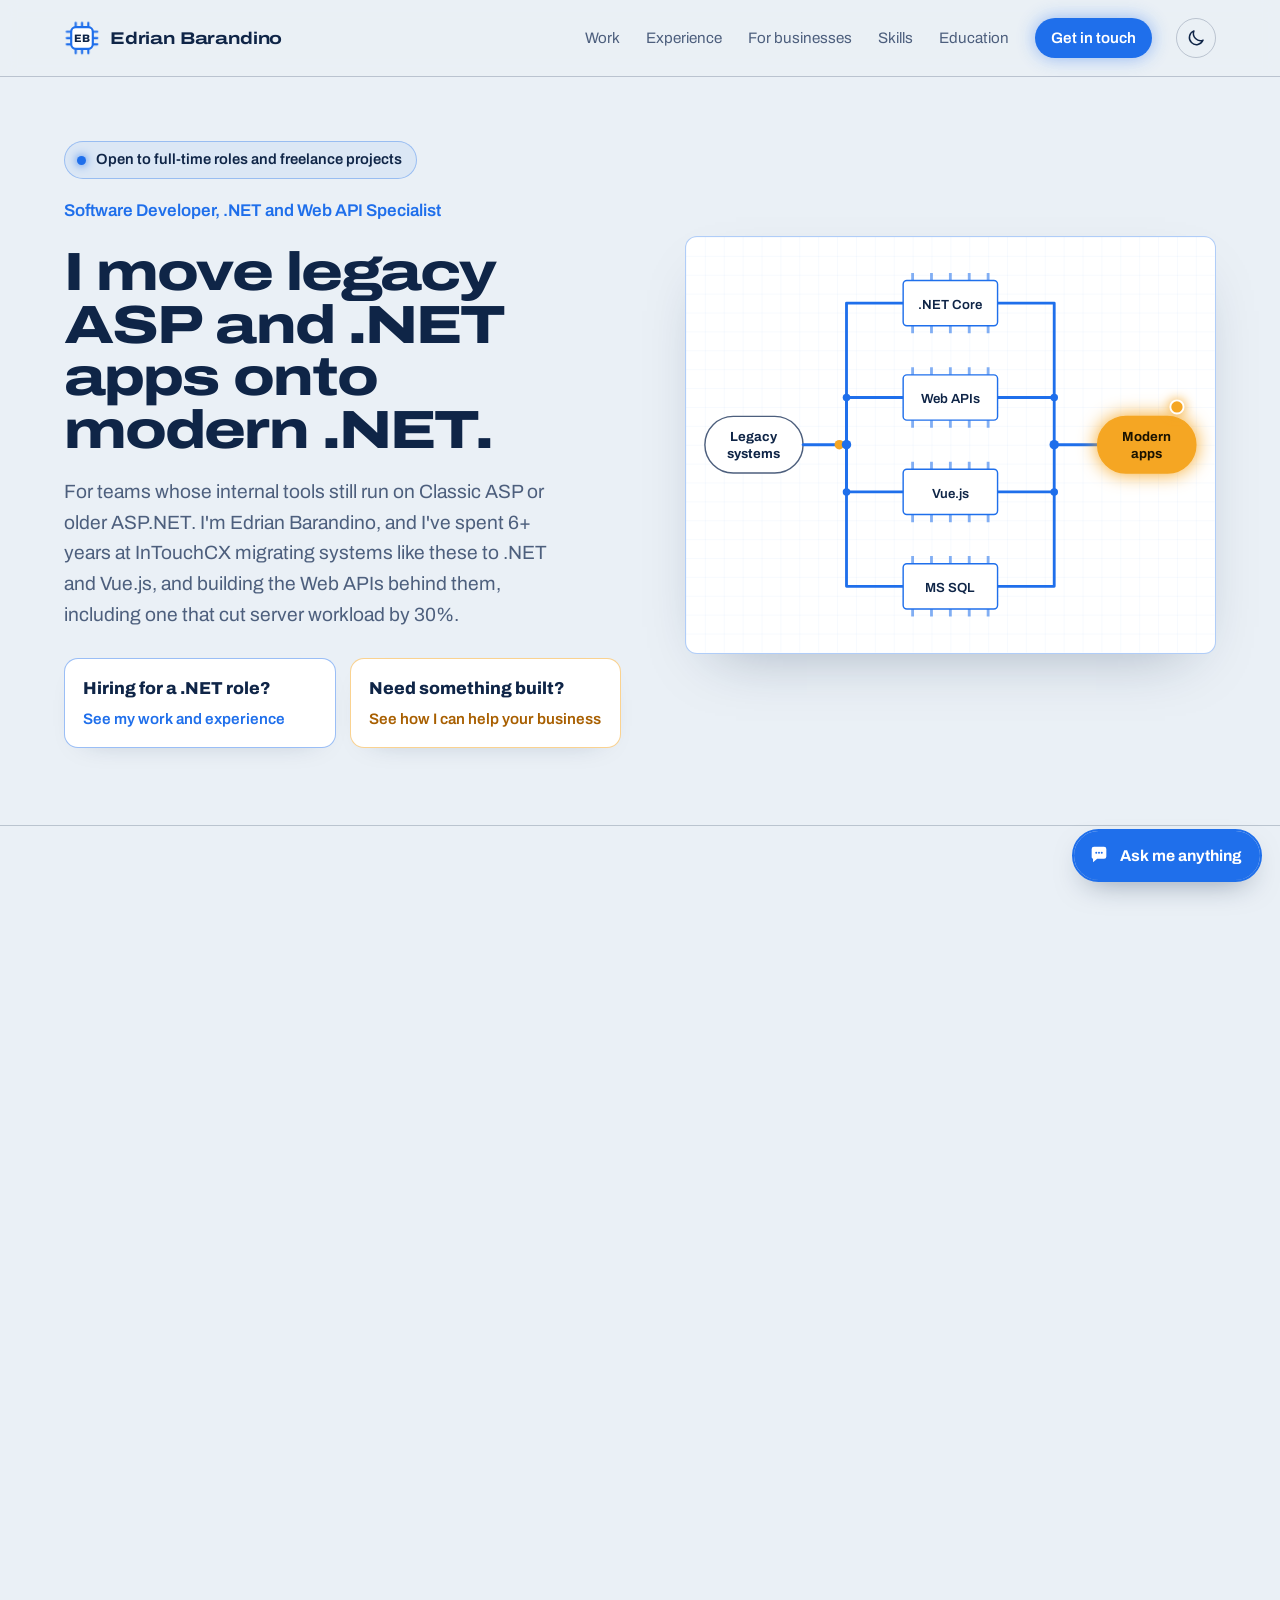
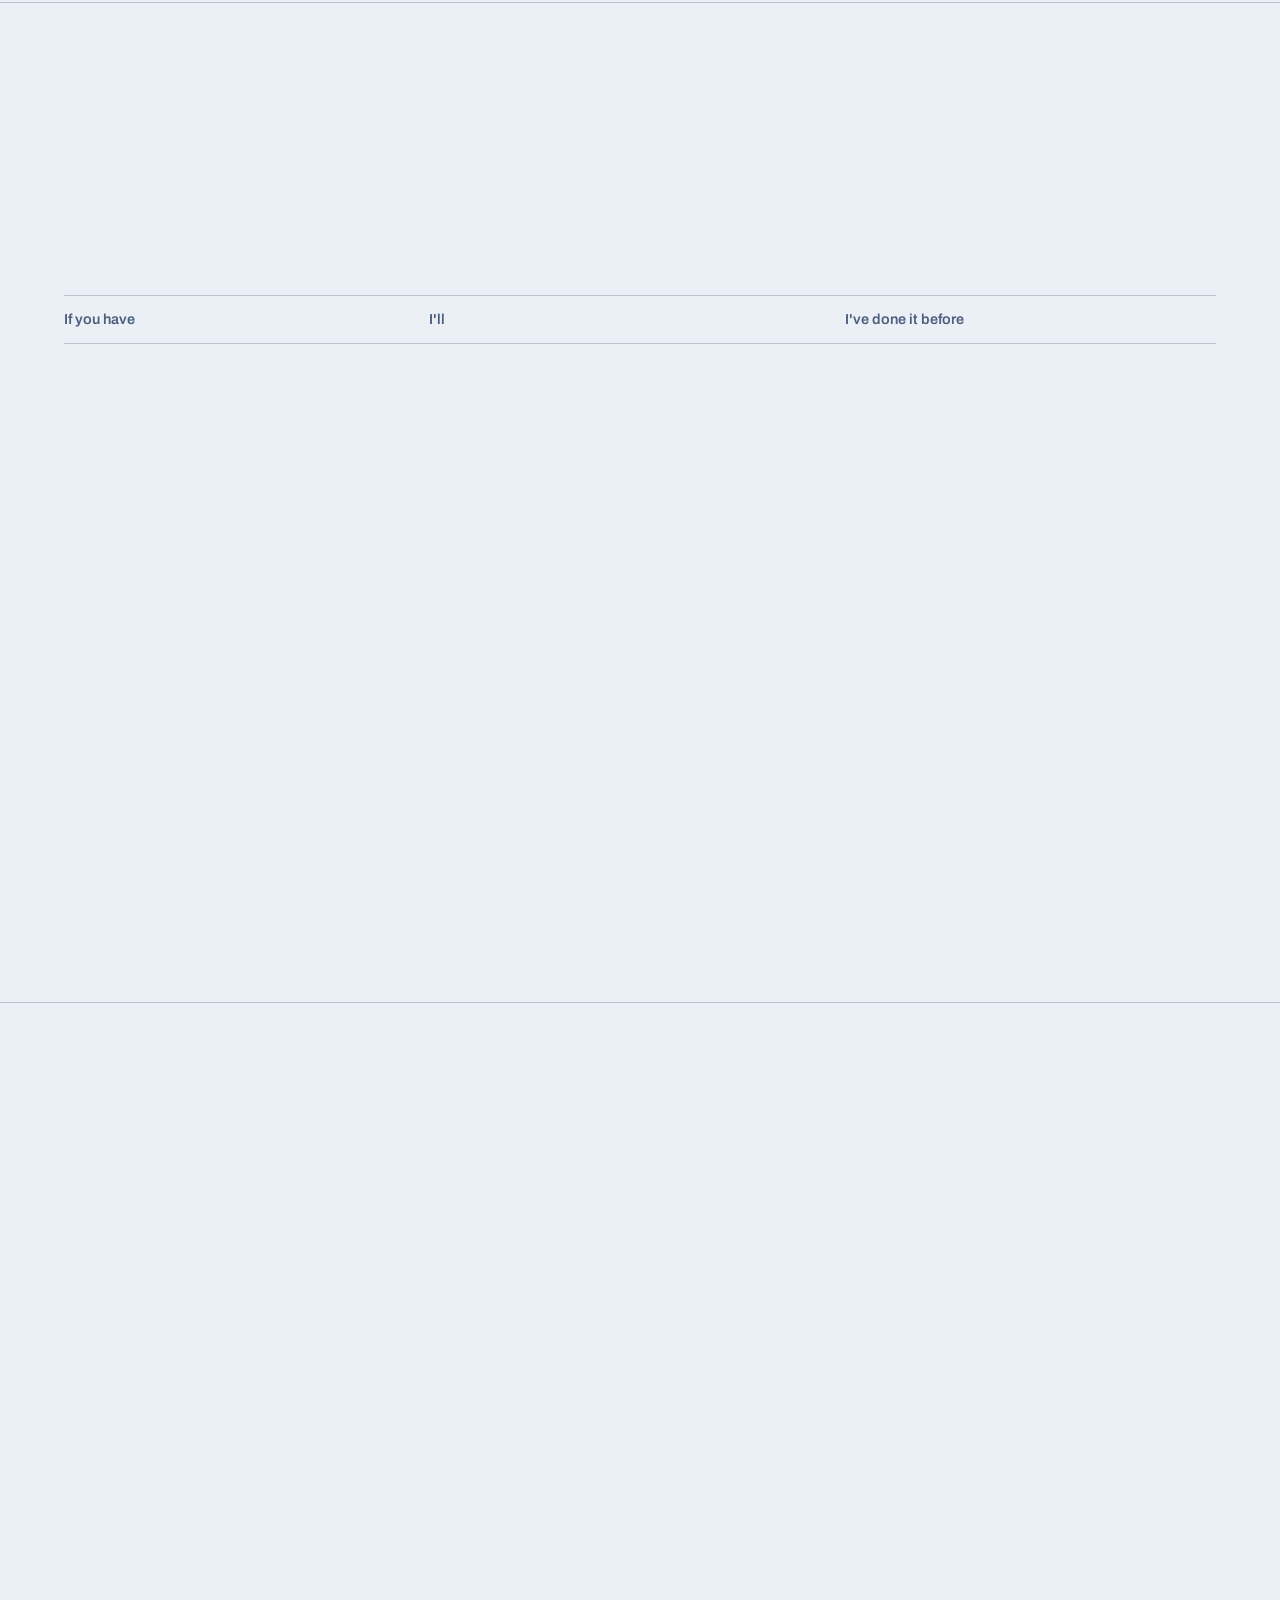
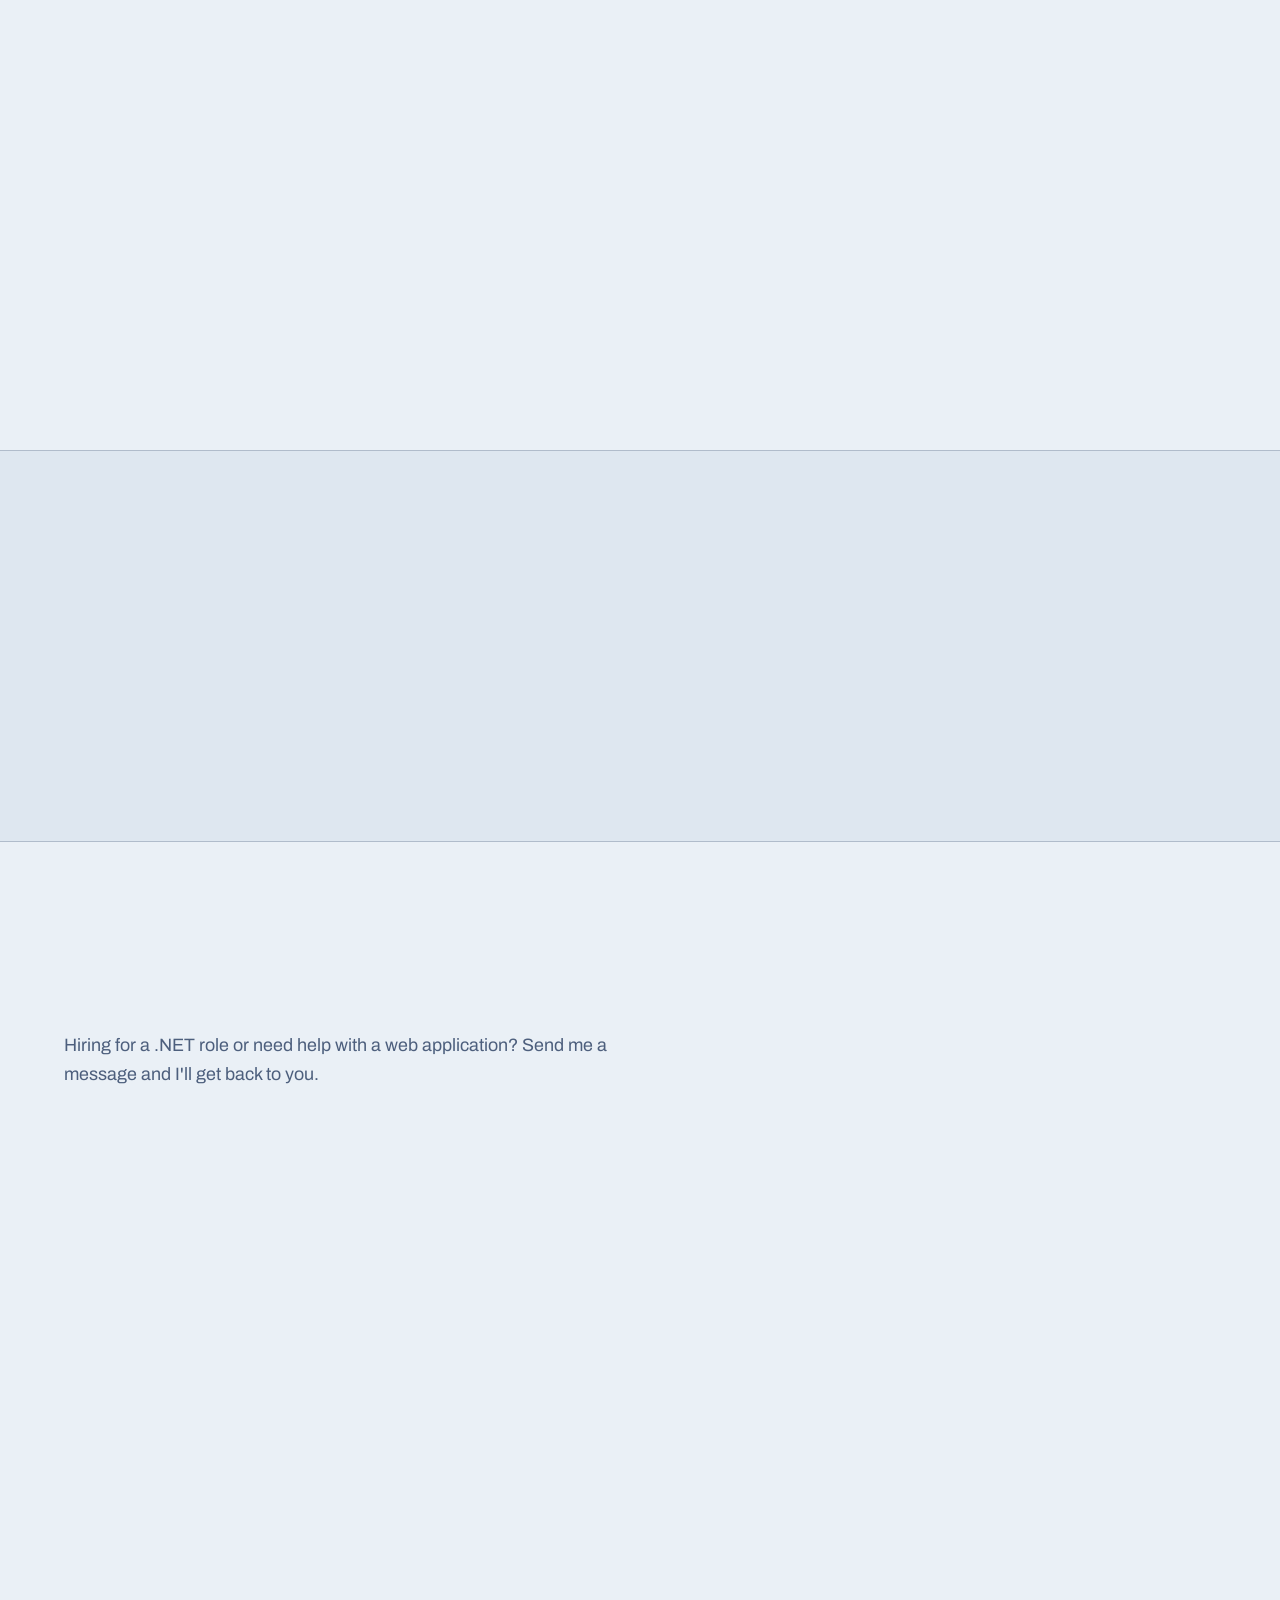
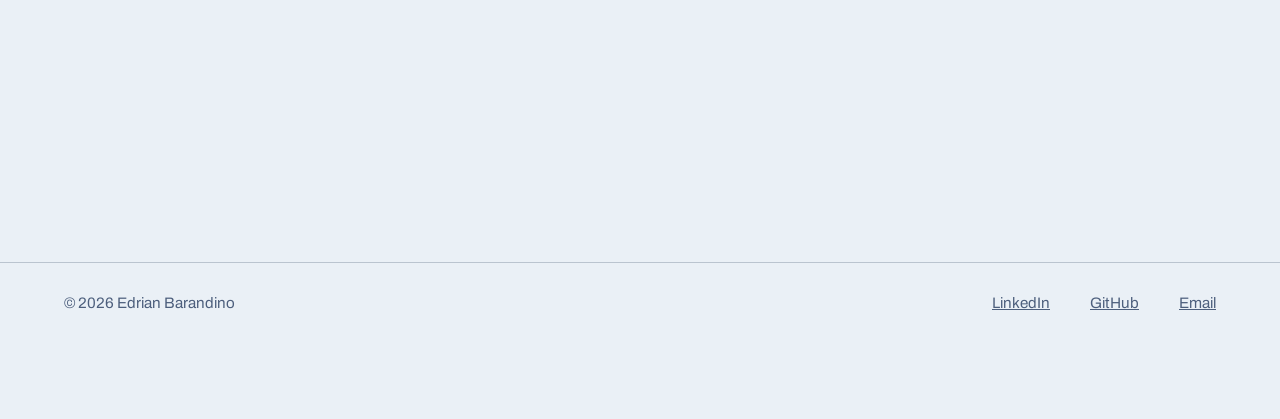
<file: index.html>
<!DOCTYPE html>
<html lang="en">
<head>
  <meta charset="utf-8">
  <meta name="viewport" content="width=device-width, initial-scale=1">
  <meta name="theme-color" content="#0A1120" media="(prefers-color-scheme: dark)">
  <meta name="theme-color" content="#EAF0F6" media="(prefers-color-scheme: light)">
  <meta name="color-scheme" content="dark light">
  <title>Edrian Barandino — Legacy ASP and .NET modernization, Web APIs</title>
  <meta name="description" content="Edrian Barandino is a software developer with 6+ years of experience in .NET Core, Web API development and full-stack web applications, based in Cavite, Philippines.">
  <meta property="og:title" content="Edrian Barandino — Software Developer, .NET and Web API Specialist">
  <meta property="og:description" content="6+ years building and modernizing .NET systems, Web APIs and Vue.js front ends.">
  <meta property="og:type" content="website">
  <link rel="icon" href="data:image/svg+xml,%3Csvg xmlns='http://www.w3.org/2000/svg' viewBox='0 0 40 40'%3E%3Cstyle%3E.p%7Bstroke:%2336C2FF%7D.c%7Bfill:%230A1120;stroke:%2336C2FF%7D.t%7Bfill:%23E6EDF7%7D@media (prefers-color-scheme:light)%7B.p%7Bstroke:%231F6FEB%7D.c%7Bfill:%23fff;stroke:%231F6FEB%7D.t%7Bfill:%230F2547%7D%7D%3C/style%3E%3Cpath class='p' stroke-width='2.4' stroke-linecap='round' d='M13 3v5M20 3v5M27 3v5M13 32v5M20 32v5M27 32v5M3 13h5M3 20h5M3 27h5M32 13h5M32 20h5M32 27h5'/%3E%3Crect class='c' x='8' y='8' width='24' height='24' rx='5' stroke-width='2.4'/%3E%3Ctext class='t' x='20' y='24.5' text-anchor='middle' font-family='Arial,Helvetica,sans-serif' font-weight='800' font-size='12'%3EEB%3C/text%3E%3C/svg%3E">
  <link rel="preconnect" href="https://fonts.googleapis.com">
  <link rel="preconnect" href="https://fonts.gstatic.com" crossorigin>
  <link href="https://fonts.googleapis.com/css2?family=Archivo:wdth,wght@62..125,300..900&display=swap" rel="stylesheet">
  <link rel="stylesheet" href="styles.css">
  <link rel="stylesheet" href="styles-light.css" media="(prefers-color-scheme: light)" id="light-css">
  <script>
    // Apply a saved theme choice before the page paints, so there's no flash of the wrong theme
    (function () {
      var saved = null;
      try { saved = localStorage.getItem("theme"); } catch (e) {}
      var css = document.getElementById("light-css");
      if (saved === "light") css.media = "all";
      else if (saved === "dark") css.media = "not all";
    })();
  </script>
</head>
<body>
  <a class="skip" href="#main">Skip to content</a>

  <header class="top">
    <span class="progress" aria-hidden="true"></span>
    <a class="mark" href="#top" aria-label="Edrian Barandino, home">
      <svg class="logo" viewBox="0 0 40 40" aria-hidden="true">
        <g class="logo-pins"><path d="M13 3v5M20 3v5M27 3v5M13 32v5M20 32v5M27 32v5M3 13h5M3 20h5M3 27h5M32 13h5M32 20h5M32 27h5"/></g>
        <rect class="logo-chip" x="8" y="8" width="24" height="24" rx="5"/>
        <text class="logo-text" x="20" y="24.5" text-anchor="middle">EB</text>
      </svg>
      <span>Edrian Barandino</span>
    </a>
    <button class="theme-toggle" type="button" aria-label="Switch to dark theme" title="Switch theme">
      <svg class="icon-sun" viewBox="0 0 24 24" aria-hidden="true"><circle cx="12" cy="12" r="4.5"/><path d="M12 2v2.5M12 19.5V22M2 12h2.5M19.5 12H22M4.9 4.9l1.8 1.8M17.3 17.3l1.8 1.8M4.9 19.1l1.8-1.8M17.3 6.7l1.8-1.8"/></svg>
      <svg class="icon-moon" viewBox="0 0 24 24" aria-hidden="true"><path d="M20.5 14.5A8.5 8.5 0 0 1 9.5 3.5a8.5 8.5 0 1 0 11 11z"/></svg>
    </button>
    <button class="menu-toggle" type="button" aria-expanded="false" aria-controls="main-nav" aria-label="Open menu">
      <span></span><span></span><span></span>
    </button>
    <nav aria-label="Main" id="main-nav">
      <a href="#work">Work</a>
      <a href="#experience">Experience</a>
      <a href="#help">For businesses</a>
      <a href="#skills">Skills</a>
      <a href="#education">Education</a>
      <a class="nav-cta" href="#contact">Get in touch</a>
    </nav>
  </header>

  <main id="main">
    <!-- HERO -->
    <section class="hero hero-cv" id="top" data-reveal="hero">
      <div class="hero-copy">
        <p class="availability"><span class="avail-dot" aria-hidden="true"></span>Open to full-time roles and freelance projects</p>
        <p class="hero-role">Software Developer, .NET and Web API Specialist</p>
        <h1>I move legacy ASP and .NET apps onto modern .NET.</h1>
        <p class="lede">For teams whose internal tools still run on Classic ASP or older ASP.NET. I'm Edrian Barandino, and I've spent 6+ years at InTouchCX migrating systems like these to .NET and Vue.js, and building the Web APIs behind them, including one that cut server workload by 30%.</p>
        <div class="paths" role="group" aria-label="Choose what brings you here">
          <a class="path" href="#work" data-topic="A job opportunity">
            <span class="path-k">Hiring for a .NET role?</span>
            <span class="path-v">See my work and experience</span>
          </a>
          <a class="path path-alt" href="#help" data-topic="A freelance project">
            <span class="path-k">Need something built?</span>
            <span class="path-v">See how I can help your business</span>
          </a>
        </div>
      </div>

      <figure class="schematic" aria-label="Diagram: legacy systems flow through .NET Core, Web APIs, Vue.js and MS SQL into modern applications">
        <svg viewBox="0 0 560 440" role="img">
          <defs>
            <pattern id="grid" width="20" height="20" patternUnits="userSpaceOnUse">
              <path d="M20 0H0V20" fill="none" class="gridline"/>
            </pattern>
          </defs>
          <rect width="560" height="440" fill="url(#grid)"/>

          <!-- input terminal -->
          <g class="term">
            <rect x="20" y="190" width="104" height="60" rx="30"/>
            <text x="72" y="216" text-anchor="middle">Legacy</text>
            <text x="72" y="234" text-anchor="middle">systems</text>
          </g>

          <!-- traces -->
          <g class="traces">
            <path class="trace" id="t1" d="M124 220 H170 V70 H230"/>
            <path class="trace" id="t2" d="M170 220 V170 H230"/>
            <path class="trace" id="t3" d="M170 220 V270 H230"/>
            <path class="trace" id="t4" d="M170 220 V370 H230"/>
            <path class="trace" id="t5" d="M330 70 H390 V220"/>
            <path class="trace" id="t6" d="M330 170 H390"/>
            <path class="trace" id="t7" d="M330 270 H390"/>
            <path class="trace" id="t8" d="M330 370 H390 V220 H436"/>
          </g>

          <g class="pulses" aria-hidden="true">
            <circle class="pulse" r="5" visibility="hidden"><set attributeName="visibility" to="visible" begin="p0i.begin"/><set attributeName="visibility" to="hidden" begin="p0i.end"/><animateMotion dur="1s" begin="2.8s;p0o.end+1.4s" id="p0i" fill="freeze" keyPoints="0;1" keyTimes="0;1" calcMode="linear"><mpath href="#t1"/></animateMotion></circle>
            <circle class="pulse" r="5" visibility="hidden"><set attributeName="visibility" to="visible" begin="p0o.begin"/><set attributeName="visibility" to="hidden" begin="p0o.end"/><animateMotion dur="1s" begin="p0i.end" id="p0o" fill="freeze"><mpath href="#t5"/></animateMotion></circle>
            <circle class="pulse" r="5" visibility="hidden"><set attributeName="visibility" to="visible" begin="p1i.begin"/><set attributeName="visibility" to="hidden" begin="p1i.end"/><animateMotion dur="1s" begin="3.3499999999999996s;p1o.end+1.7s" id="p1i" fill="freeze" keyPoints="0;1" keyTimes="0;1" calcMode="linear"><mpath href="#t2"/></animateMotion></circle>
            <circle class="pulse" r="5" visibility="hidden"><set attributeName="visibility" to="visible" begin="p1o.begin"/><set attributeName="visibility" to="hidden" begin="p1o.end"/><animateMotion dur="1s" begin="p1i.end" id="p1o" fill="freeze"><mpath href="#t6"/></animateMotion></circle>
            <circle class="pulse" r="5" visibility="hidden"><set attributeName="visibility" to="visible" begin="p2i.begin"/><set attributeName="visibility" to="hidden" begin="p2i.end"/><animateMotion dur="1s" begin="3.9s;p2o.end+2.0s" id="p2i" fill="freeze" keyPoints="0;1" keyTimes="0;1" calcMode="linear"><mpath href="#t3"/></animateMotion></circle>
            <circle class="pulse" r="5" visibility="hidden"><set attributeName="visibility" to="visible" begin="p2o.begin"/><set attributeName="visibility" to="hidden" begin="p2o.end"/><animateMotion dur="1s" begin="p2i.end" id="p2o" fill="freeze"><mpath href="#t7"/></animateMotion></circle>
            <circle class="pulse" r="5" visibility="hidden"><set attributeName="visibility" to="visible" begin="p3i.begin"/><set attributeName="visibility" to="hidden" begin="p3i.end"/><animateMotion dur="1s" begin="4.45s;p3o.end+2.3s" id="p3i" fill="freeze" keyPoints="0;1" keyTimes="0;1" calcMode="linear"><mpath href="#t4"/></animateMotion></circle>
            <circle class="pulse" r="5" visibility="hidden"><set attributeName="visibility" to="visible" begin="p3o.begin"/><set attributeName="visibility" to="hidden" begin="p3o.end"/><animateMotion dur="1s" begin="p3i.end" id="p3o" fill="freeze"><mpath href="#t8"/></animateMotion></circle>
          </g>

          <g class="junctions">
            <circle cx="170" cy="220" r="5"/>
            <circle cx="170" cy="170" r="4"/>
            <circle cx="170" cy="270" r="4"/>
            <circle cx="390" cy="170" r="4"/>
            <circle cx="390" cy="270" r="4"/>
            <circle cx="390" cy="220" r="5"/>
          </g>

          <!-- components -->
          <a href="#skills" class="chip-link" data-svc="sk-dotnet"><g class="chip"><rect x="230" y="46" width="100" height="48" rx="4"/><text x="280" y="76" text-anchor="middle">.NET Core</text></g></a>
          <a href="#skills" class="chip-link" data-svc="sk-api"><g class="chip"><rect x="230" y="146" width="100" height="48" rx="4"/><text x="280" y="176" text-anchor="middle">Web APIs</text></g></a>
          <a href="#skills" class="chip-link" data-svc="sk-vue"><g class="chip"><rect x="230" y="246" width="100" height="48" rx="4"/><text x="280" y="276" text-anchor="middle">Vue.js</text></g></a>
          <a href="#skills" class="chip-link" data-svc="sk-sql"><g class="chip"><rect x="230" y="346" width="100" height="48" rx="4"/><text x="280" y="376" text-anchor="middle">MS SQL</text></g></a>
          <g class="pins">
            <path d="M240 46v-8M260 46v-8M280 46v-8M300 46v-8M320 46v-8M240 94v8M260 94v8M280 94v8M300 94v8M320 94v8"/>
            <path d="M240 146v-8M260 146v-8M280 146v-8M300 146v-8M320 146v-8M240 194v8M260 194v8M280 194v8M300 194v8M320 194v8"/>
            <path d="M240 246v-8M260 246v-8M280 246v-8M300 246v-8M320 246v-8M240 294v8M260 294v8M280 294v8M300 294v8M320 294v8"/>
            <path d="M240 346v-8M260 346v-8M280 346v-8M300 346v-8M320 346v-8M240 394v8M260 394v8M280 394v8M300 394v8M320 394v8"/>
          </g>

          <!-- output -->
          <g class="term term-out">
            <rect x="436" y="190" width="104" height="60" rx="30"/>
            <text x="488" y="216" text-anchor="middle">Modern</text>
            <text x="488" y="234" text-anchor="middle">apps</text>
          </g>
          <circle class="led" cx="520" cy="180" r="7"/>
        </svg>
      </figure>
    </section>

    <!-- CASE STUDIES -->
    <section class="work-cs" id="work" aria-labelledby="work-h">
      <div class="section-head" data-reveal="head">
        <h2 id="work-h">Selected work</h2>
        <p>A closer look at three projects from my time at InTouchCX: what needed fixing, what I built, and what changed.</p>
      </div>

      <div class="cs-list">
        <article class="cs" data-reveal="up">
          <div class="cs-text">
            <p class="cs-tag">Backend, .NET 5</p>
            <h3>An encryption service that took the load off our servers</h3>
            <dl class="cs-facts">
              <div><dt>The problem</dt><dd>Encryption work was adding load to the servers running our internal applications.</dd></div>
              <div><dt>What I did</dt><dd>Designed and built a dedicated internal Encryption Web API in .NET 5, so applications hand that work to one focused service.</dd></div>
              <div><dt>The result</dt><dd><strong class="cs-win">30% less server workload</strong> and more efficient processing.</dd></div>
            </dl>
          </div>
          <div class="cs-flow" role="img" aria-label="Internal applications send encryption work to a dedicated .NET 5 Encryption Web API, reducing server workload by 30 percent"><span class="cs-box " aria-hidden="true"><span class="cs-main">Internal apps</span></span><span class="cs-link" aria-hidden="true"></span><span class="cs-box hot" aria-hidden="true"><span class="cs-main">Encryption API</span><span class="cs-sub">.NET 5</span></span><span class="cs-link" aria-hidden="true"></span><span class="cs-box out" aria-hidden="true"><span class="cs-main">Lighter servers</span><span class="cs-sub">30% less load</span></span></div>
        </article>

        <article class="cs" data-reveal="up">
          <div class="cs-text">
            <p class="cs-tag">Modernization, ASP.NET and Vue.js</p>
            <h3>Moving legacy systems onto a modern stack</h3>
            <dl class="cs-facts">
              <div><dt>The problem</dt><dd>Core pages and applications still ran on Classic ASP and older MVC views, which made them harder to maintain and improve.</dd></div>
              <div><dt>What I did</dt><dd>Migrated legacy applications from Classic ASP to ASP.NET, then led the move of MVC pages to a Vue.js front end.</dd></div>
              <div><dt>The result</dt><dd><strong class="cs-win">Easier to maintain</strong>, with a better user experience, improved UI design and more functionality.</dd></div>
            </dl>
          </div>
          <div class="cs-flow" role="img" aria-label="Legacy Classic ASP pages migrated to ASP.NET, then MVC pages moved to a Vue.js front end"><span class="cs-box " aria-hidden="true"><span class="cs-main">Classic ASP</span><span class="cs-sub">legacy pages</span></span><span class="cs-link" aria-hidden="true"></span><span class="cs-box hot" aria-hidden="true"><span class="cs-main">ASP.NET</span><span class="cs-sub">.NET backend</span></span><span class="cs-link" aria-hidden="true"></span><span class="cs-box out" aria-hidden="true"><span class="cs-main">Vue.js</span><span class="cs-sub">modern front end</span></span></div>
        </article>

        <article class="cs" data-reveal="up">
          <div class="cs-text">
            <p class="cs-tag">Automation, IVR</p>
            <h3>Routing customer calls automatically</h3>
            <dl class="cs-facts">
              <div><dt>The problem</dt><dd>Customer calls needed to reach the right people with less manual handling.</dd></div>
              <div><dt>What I did</dt><dd>Developed and deployed an IVR system for customer call routing and automation.</dd></div>
              <div><dt>The result</dt><dd><strong class="cs-win">Automated call routing</strong> that sends callers where they need to go.</dd></div>
            </dl>
          </div>
          <div class="cs-flow" role="img" aria-label="Customer calls go through the IVR system, which routes them to the right team"><span class="cs-box " aria-hidden="true"><span class="cs-main">Customer call</span></span><span class="cs-link" aria-hidden="true"></span><span class="cs-box hot" aria-hidden="true"><span class="cs-main">IVR system</span><span class="cs-sub">routing rules</span></span><span class="cs-link" aria-hidden="true"></span><span class="cs-box out" aria-hidden="true"><span class="cs-main">Right team</span><span class="cs-sub">faster help</span></span></div>
        </article>
      </div>

      <div class="cs-cta" data-reveal="up">
        <p>Have a system that needs this kind of work?</p>
        <a class="btn btn-primary" href="#contact" data-topic="A freelance project">Talk to me about it</a>
        <a class="text-link" href="#contact" data-topic="A job opportunity">Hiring instead? Discuss a role →</a>
      </div>
    </section>

    <!-- EXPERIENCE -->
    <section class="experience" id="experience" aria-labelledby="exp-h">
      <div class="section-head" data-reveal="head">
        <h2 id="exp-h">Experience</h2>
        <p>Six-plus years at InTouchCX, growing from junior to intermediate developer while moving its systems from Classic ASP to modern .NET and Vue.js. Outside work, I build my own software and take on freelance projects.</p>
      </div>

      <div class="company" data-reveal="up">
        <div class="company-head">
          <h3>InTouchCX</h3>
          <p>CPT1 Cubao, Quezon City</p>
        </div>

        <ol class="roles" data-reveal>
          <li class="role">
            <div class="role-head">
              <h4>Intermediate Software Developer</h4>
              <p class="role-date">Sept 2020 to present</p>
            </div>
            <div class="highlight" aria-label="Server workload reduced by 30 percent">
              <span class="hl-num">30%</span>
              <span class="hl-text">less server workload from the internal Encryption Web API I designed in .NET 5</span>
            </div>
            <ul class="role-points">
              <li>Led the migration of legacy MVC pages to a modern Vue.js frontend, improving maintainability and user experience.</li>
              <li>Designed and developed an internal Encryption Web API using .NET 5, reducing server workload by 30% and improving processing efficiency.</li>
              <li>Migrated legacy applications from Classic ASP to ASP.NET, enhancing UI design, system functionality and long-term maintainability.</li>
              <li>Developed and deployed an IVR system to enhance customer call routing and automation processes.</li>
            </ul>
          </li>
          <li class="role">
            <div class="role-head">
              <h4>Junior Software Developer</h4>
              <p class="role-date">June 2018 to Sept 2020</p>
            </div>
            <ul class="role-points">
              <li>Migrated legacy pages from Classic ASP to .NET, improving web designs and functionality on the new framework.</li>
              <li>Built a standalone ticketing system page for external clients, so they could create tickets directly for faster requests.</li>
              <li>Developed new features and pages for an Applicant Tracking System, improving the HR team's workflow.</li>
              <li>Contributed to a proof of concept for a chatbot that retrieves agent KPIs by client, giving team leads real-time numbers.</li>
              <li>Helped build a proof of concept for a microservices architecture using Go.</li>
            </ul>
          </li>
        </ol>
      </div>

      <div class="company company-side" data-reveal="up">
        <div class="company-head">
          <h3>Independent work</h3>
          <p>Personal and freelance projects</p>
        </div>

        <ol class="roles" data-reveal>
          <li class="role">
            <div class="role-head">
              <h4>Personal projects</h4>
              <p class="role-date">Ongoing</p>
            </div>
            <ul class="role-points">
              <li>Built QR Attendance Pro, an employee attendance app where staff sign in by scanning a QR badge at a kiosk, with shift rosters, late and early flags, reports and printable badges, using React, Supabase and Tailwind CSS. <a class="inline-link" href="https://github.com/Ezekiel05/QRAttendancePro">View it on GitHub</a></li>
              <li>Building a receipt-scanning expense tracker that reads receipts, sorts spending into categories and tracks salary per payroll cutoff.</li>
              <li>Building a native macOS app in Swift and SwiftUI for installing and running Windows programs on a Mac.</li>
            </ul>
          </li>
          <li class="role">
            <div class="role-head">
              <h4>Chatbot, built from scratch</h4>
              <p class="role-date">2022</p>
            </div>
            <ul class="role-points">
              <li>Designed and built a wellness chatbot end to end that asks about stress, sleep and body aches and responds to what the user describes.</li>
              <li>Trained its intent-recognition model myself in Python with NLTK, TensorFlow and TFLearn, and served it through a Flask API.</li>
              <li>Built a .NET Core Web API with Entity Framework and MS SQL to store intents, patterns and responses, plus a Vue.js admin dashboard for managing them.</li>
              <li>Deployed the web chat and services on IIS.</li>
            </ul>
          </li>
          <li class="role">
            <div class="role-head">
              <h4>WordPress Developer, freelance</h4>
              <p class="role-date">Sideline</p>
            </div>
            <ul class="role-points">
              <li>Migrated client websites from Joomla to WordPress, rebuilding the pages and moving their content over.</li>
            </ul>
          </li>
        </ol>
      </div>
    </section>

    <!-- FOR BUSINESSES -->
    <section class="help" id="help" aria-labelledby="help-h">
      <div class="section-head" data-reveal="head">
        <h2 id="help-h">How I can help your business</h2>
        <p>Find the row that sounds like your situation. Each one links to work where I've already solved it.</p>
      </div>
      <div class="fit" role="table" aria-label="Problems I solve, how, and proof">
        <div class="fit-row fit-headrow" role="row">
          <span role="columnheader">If you have</span><span role="columnheader">I'll</span><span role="columnheader">I've done it before</span>
        </div>
        <div class="fit-row" role="row" data-reveal="row">
          <span class="fit-have" role="cell">An old Classic ASP or ASP.NET app that's risky to change</span>
          <span class="fit-do" role="cell">Move it to modern .NET with a Vue.js front end, without losing what already works</span>
          <span class="fit-proof" role="cell"><a href="#work">Migrated InTouchCX systems from Classic ASP to ASP.NET and Vue.js</a></span>
        </div>
        <div class="fit-row" role="row" data-reveal="row">
          <span class="fit-have" role="cell">A slow backend or servers under strain</span>
          <span class="fit-do" role="cell">Split the heavy work into a focused Web API that takes the load off</span>
          <span class="fit-proof" role="cell"><a href="#work">Encryption API in .NET 5: <strong>30% less server workload</strong></a></span>
        </div>
        <div class="fit-row" role="row" data-reveal="row">
          <span class="fit-have" role="cell">A process still run on paper or spreadsheets</span>
          <span class="fit-do" role="cell">Build a web app around how your team already works</span>
          <span class="fit-proof" role="cell"><a href="https://github.com/Ezekiel05/QRAttendancePro">QR Attendance Pro: QR badge sign-in with shift rosters and reports</a></span>
        </div>
        <div class="fit-row" role="row" data-reveal="row">
          <span class="fit-have" role="cell">A website stuck on Joomla</span>
          <span class="fit-do" role="cell">Move it to WordPress with your pages and content carried over</span>
          <span class="fit-proof" role="cell"><a href="#experience">Freelance Joomla-to-WordPress migrations</a></span>
        </div>
      </div>
      <div class="cs-cta" data-reveal="up">
        <p>Not sure which one fits? Describe the problem and I'll point you in the right direction.</p>
        <a class="btn btn-primary" href="#contact" data-topic="A freelance project">Start a project</a>
      </div>
    </section>

    <!-- SKILLS -->
    <section class="services" id="skills" aria-labelledby="skills-h">
      <div class="section-head" data-reveal="head">
        <h2 id="skills-h">Technical skills</h2>
        <p>Strongest on the .NET backend and the APIs behind it, with the front-end skills to ship complete features.</p>
      </div>

      <ul class="svc-list">
        <li class="svc" data-reveal="row" id="sk-dotnet">
          <h3>Backend and .NET</h3>
          <div>
            <p>Building and maintaining business applications and services on the Microsoft stack, from legacy ASP.NET MVC to .NET Core.</p>
            <p class="stack">C#, .NET Core, ASP.NET MVC, Entity Framework</p>
          </div>
        </li>
        <li class="svc" data-reveal="row" id="sk-api">
          <h3>Web APIs and services</h3>
          <div>
            <p>Designing internal APIs and backend services that are fast and dependable, plus prototyping in other languages when a project calls for it.</p>
            <p class="stack">.NET Web API, Go, Python, Flask, TensorFlow, Java</p>
          </div>
        </li>
        <li class="svc" data-reveal="row" id="sk-vue">
          <h3>Frontend</h3>
          <div>
            <p>Moving older server-rendered pages to modern, maintainable front ends, and building the UI for the features I ship.</p>
            <p class="stack">JavaScript, Vue.js, jQuery, CSS, WordPress</p>
          </div>
        </li>
        <li class="svc" data-reveal="row" id="sk-sql">
          <h3>Databases</h3>
          <div>
            <p>Modelling and querying the data behind internal systems, and keeping it in step with the application through Entity Framework.</p>
            <p class="stack">MS SQL, Entity Framework</p>
          </div>
        </li>
        <li class="svc" data-reveal="row" id="sk-desktop">
          <h3>Desktop</h3>
          <div>
            <p>Windows desktop applications with the .NET UI framework.</p>
            <p class="stack">WPF (Windows Presentation Foundation)</p>
          </div>
        </li>
      </ul>
    </section>

    <!-- EDUCATION -->
    <section class="about" id="education" aria-labelledby="edu-h">
      <div class="about-inner" data-reveal="head">
        <h2 id="edu-h">Education</h2>
        <div class="about-text">
          <p class="edu-degree">Bachelor of Science in Computer Engineering</p>
          <p>Adamson University, Malate, Manila<br>2013 to 2018</p>
          <p>References available upon request.</p>
        </div>
      </div>
    </section>

    <!-- CONTACT -->
    <section class="contact" id="contact" aria-labelledby="contact-h">
      <h2 id="contact-h" data-reveal="wipe">Let's work together</h2>
      <p>Hiring for a .NET role or need help with a web application? Send me a message and I'll get back to you.</p>

      <ul class="contact-list" data-reveal="up">
        <li><span class="cl-k">Email</span><a href="mailto:edrianbarandino@gmail.com">edrianbarandino@gmail.com</a></li>
        <li><span class="cl-k">Phone</span><a href="tel:+639081524924">0908 152 4924</a></li>
        <li><span class="cl-k">LinkedIn</span><a href="https://www.linkedin.com/in/edrian-barandino-57a531215">edrian-barandino</a></li>
        <li><span class="cl-k">Location</span><span>Bacoor, Cavite, Philippines</span></li>
      </ul>

      <form class="contact-form" id="contact-form" novalidate data-reveal="up">
        <div class="field">
          <label for="f-name">Your name</label>
          <input id="f-name" name="name" type="text" autocomplete="name" required>
        </div>
        <div class="field">
          <label for="f-type">What's it about?</label>
          <select id="f-type" name="type">
            <option>A job opportunity</option>
            <option>A freelance project</option>
            <option>Something else</option>
          </select>
        </div>
        <div class="field field-wide">
          <label for="f-msg">Message</label>
          <textarea id="f-msg" name="message" rows="5" required placeholder="Tell me about the role or project."></textarea>
        </div>
        <p class="form-error" id="form-error" role="alert" hidden></p>
        <div class="field-wide form-actions">
          <button class="btn btn-primary" type="submit">Write the email</button>
        </div>
      </form>
    </section>
  </main>

  <footer class="foot">
    <p>© <span id="year">2026</span> Edrian Barandino</p>
    <p><a href="https://www.linkedin.com/in/edrian-barandino-57a531215">LinkedIn</a> <a href="https://github.com/Ezekiel05">GitHub</a> <a href="mailto:edrianbarandino@gmail.com">Email</a></p>
  </footer>

  <script src="script.js"></script>
  <script src="chatbot.js"></script>
</body>
</html>
</file>
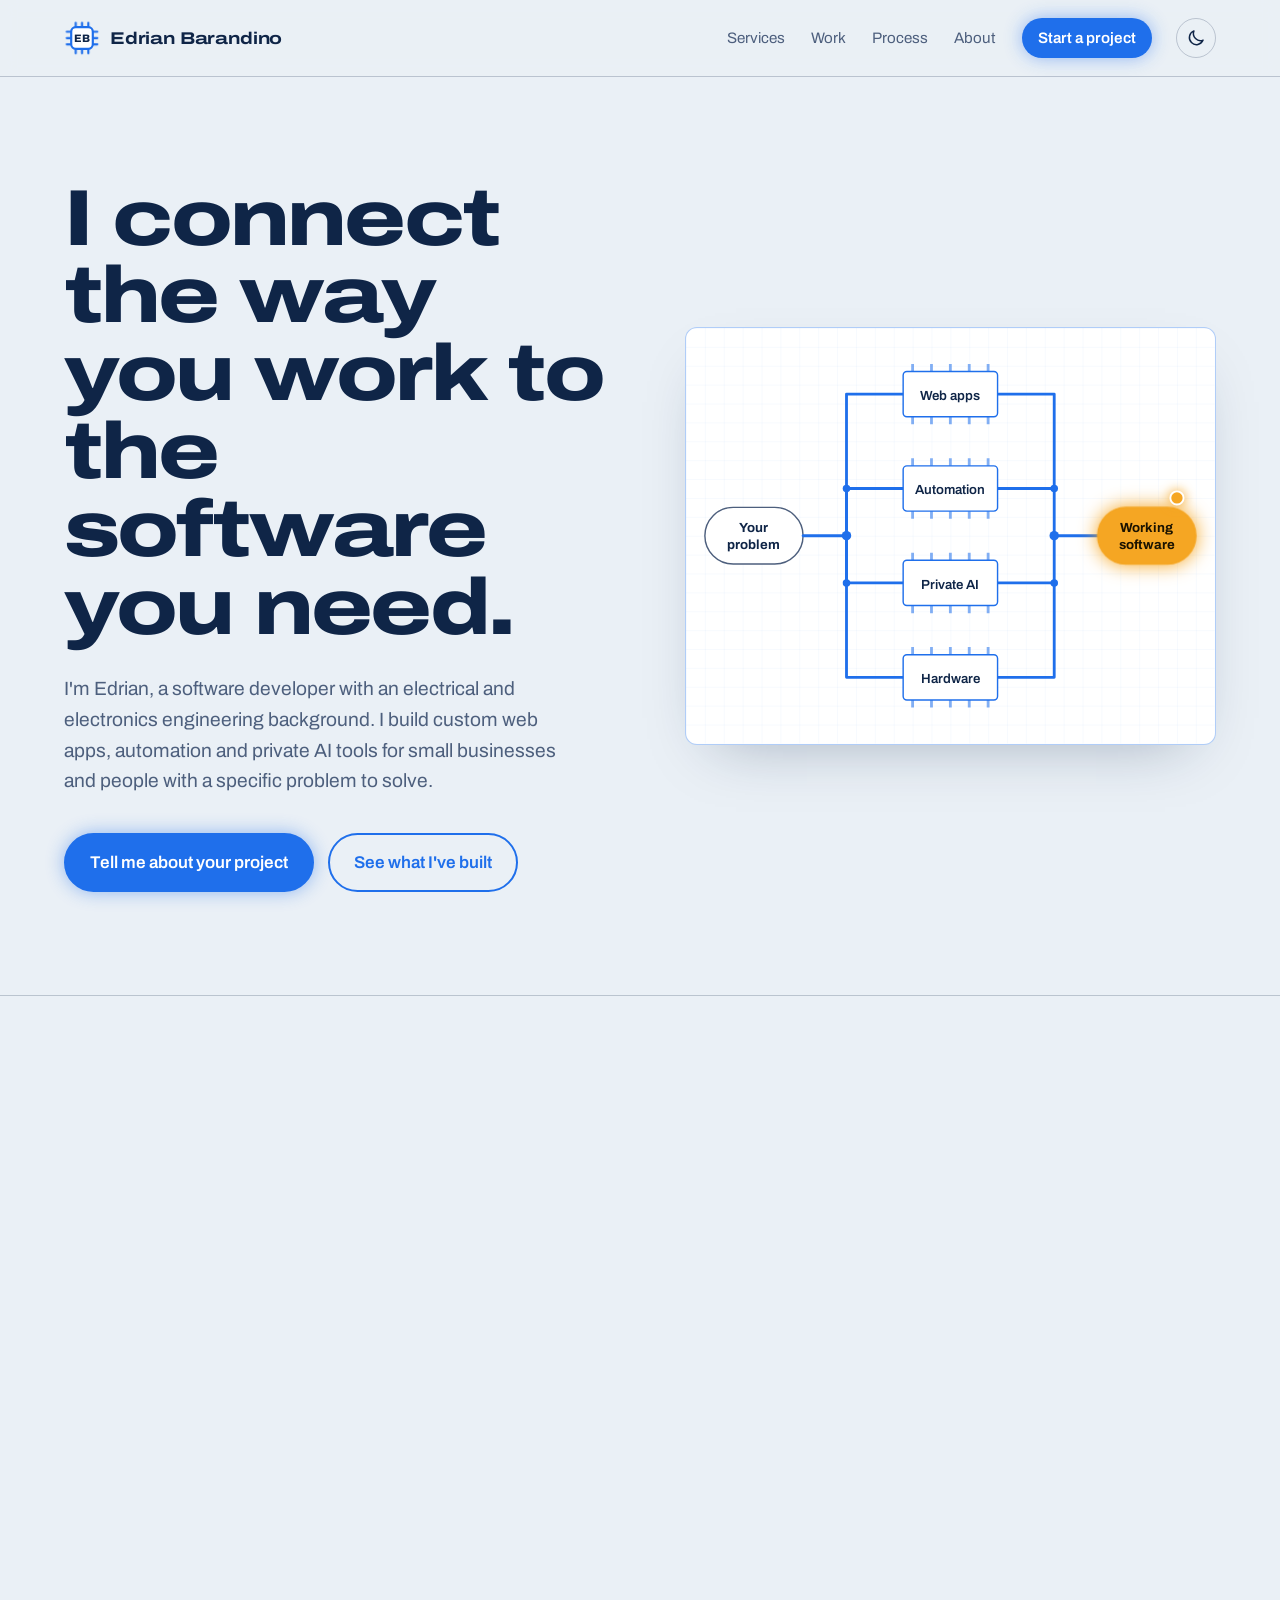
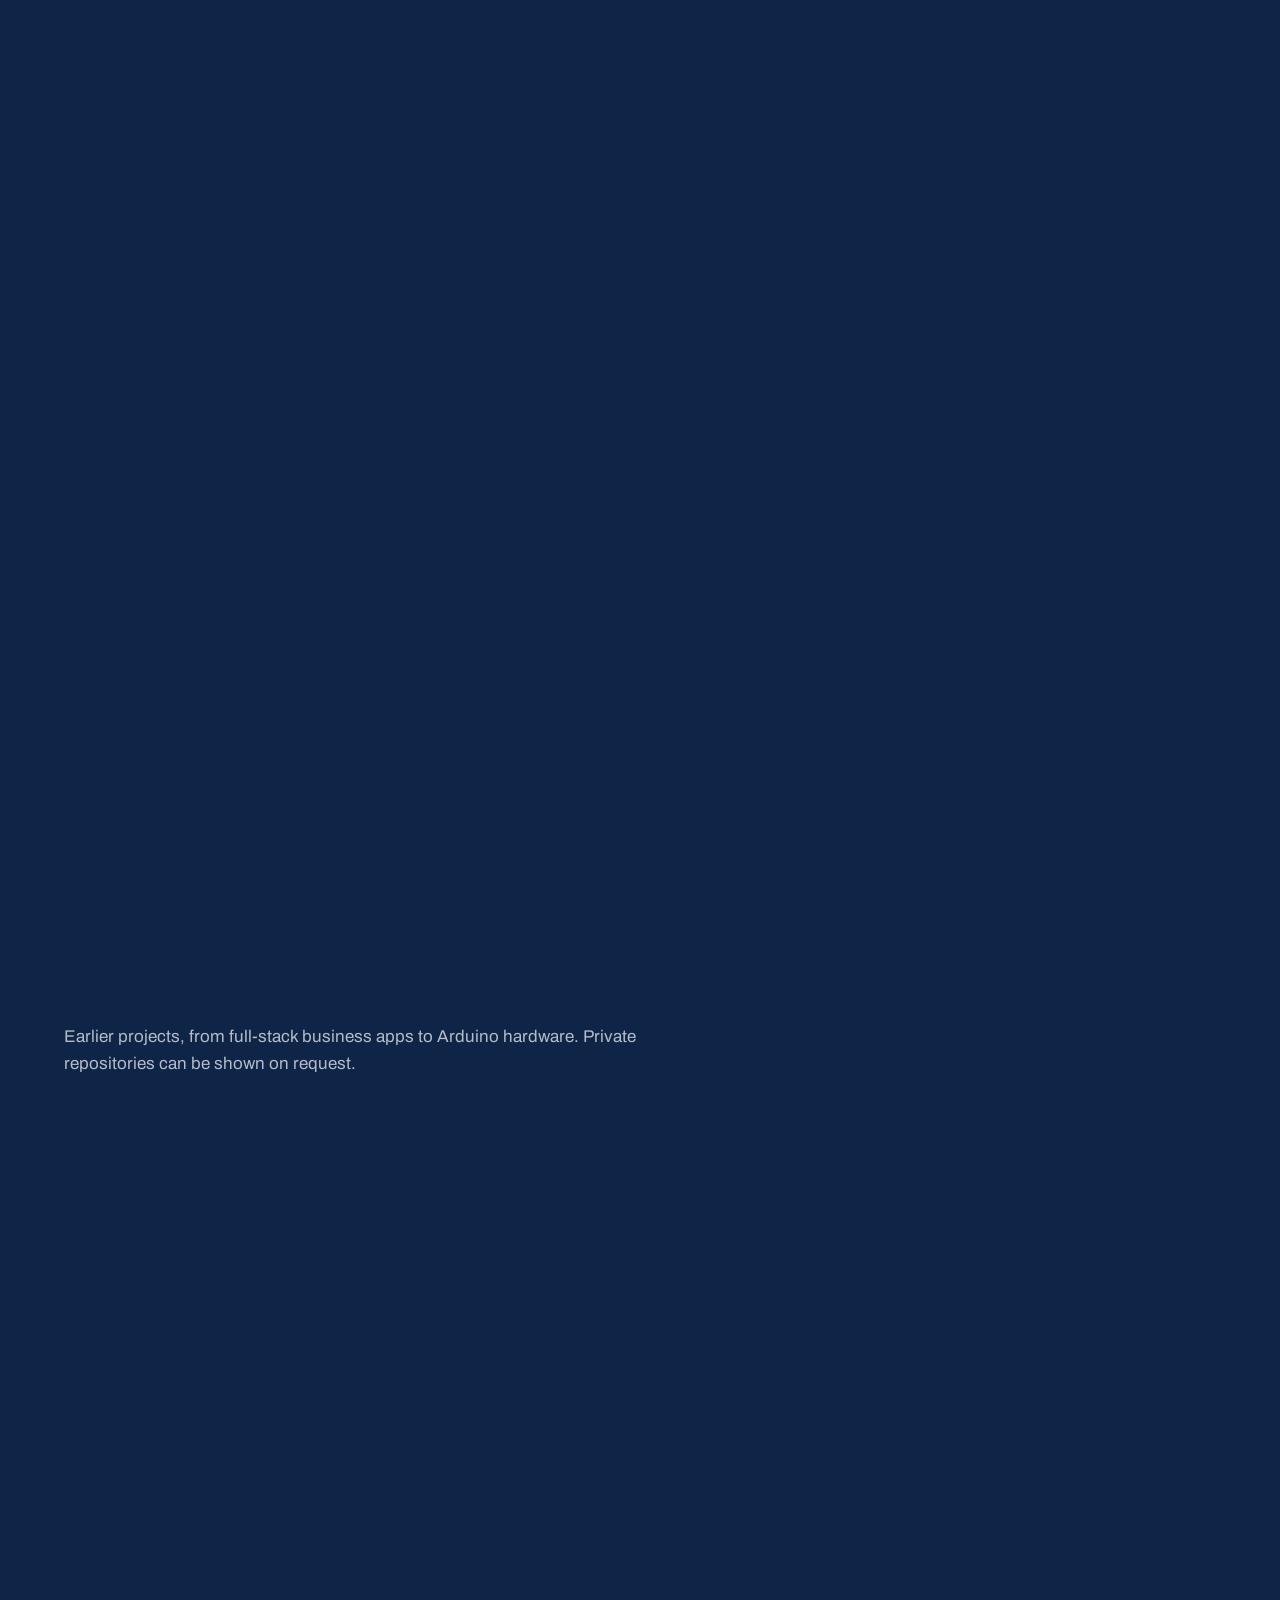
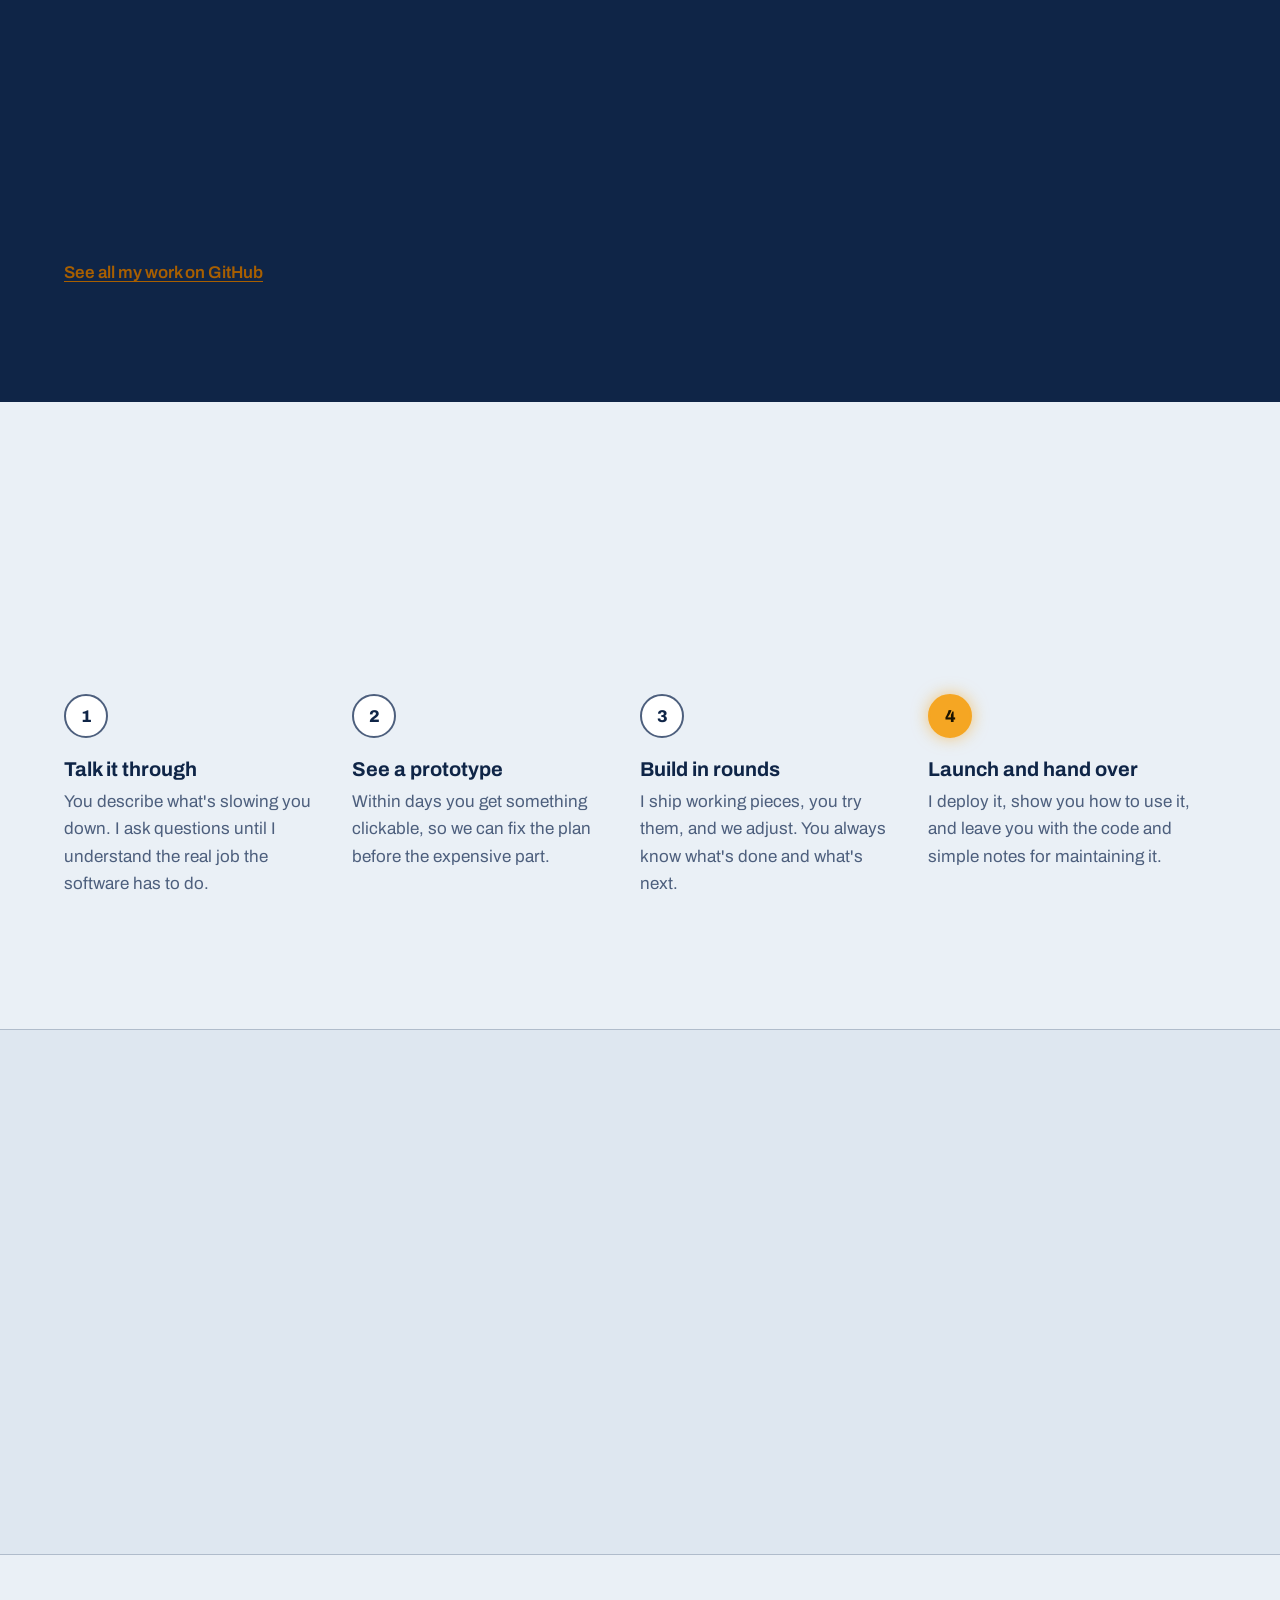
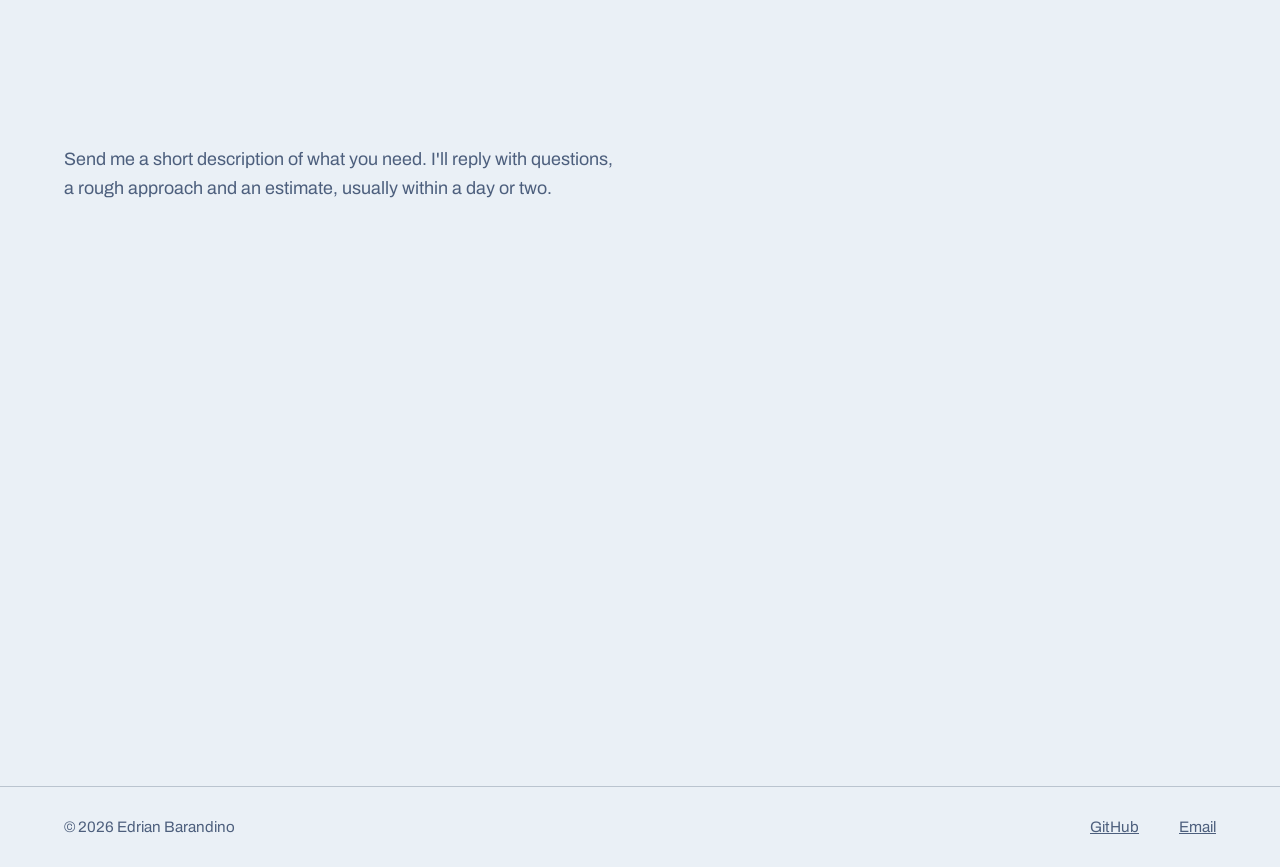
<file: projects.html>
<!DOCTYPE html>
<html lang="en">
<head>
  <meta charset="utf-8">
  <meta name="viewport" content="width=device-width, initial-scale=1">
  <meta name="theme-color" content="#0A1120" media="(prefers-color-scheme: dark)">
  <meta name="theme-color" content="#EAF0F6" media="(prefers-color-scheme: light)">
  <meta name="color-scheme" content="dark light">
  <meta name="robots" content="noindex">
  <title>Projects and services — Edrian Barandino</title>
  <meta name="description" content="Edrian Barandino is a software developer with an electronics engineering background. I build custom web apps, automation, bots and private AI tools for small businesses and individuals.">
  <meta property="og:title" content="Edrian Barandino — Web apps, automation and AI tools">
  <meta property="og:description" content="Custom web apps, automation and private AI tools, built by a developer who also understands hardware.">
  <meta property="og:type" content="website">
  <link rel="icon" href="data:image/svg+xml,%3Csvg xmlns='http://www.w3.org/2000/svg' viewBox='0 0 40 40'%3E%3Cstyle%3E.p%7Bstroke:%2336C2FF%7D.c%7Bfill:%230A1120;stroke:%2336C2FF%7D.t%7Bfill:%23E6EDF7%7D@media (prefers-color-scheme:light)%7B.p%7Bstroke:%231F6FEB%7D.c%7Bfill:%23fff;stroke:%231F6FEB%7D.t%7Bfill:%230F2547%7D%7D%3C/style%3E%3Cpath class='p' stroke-width='2.4' stroke-linecap='round' d='M13 3v5M20 3v5M27 3v5M13 32v5M20 32v5M27 32v5M3 13h5M3 20h5M3 27h5M32 13h5M32 20h5M32 27h5'/%3E%3Crect class='c' x='8' y='8' width='24' height='24' rx='5' stroke-width='2.4'/%3E%3Ctext class='t' x='20' y='24.5' text-anchor='middle' font-family='Arial,Helvetica,sans-serif' font-weight='800' font-size='12'%3EEB%3C/text%3E%3C/svg%3E">
  <link rel="preconnect" href="https://fonts.googleapis.com">
  <link rel="preconnect" href="https://fonts.gstatic.com" crossorigin>
  <link href="https://fonts.googleapis.com/css2?family=Archivo:wdth,wght@62..125,300..900&display=swap" rel="stylesheet">
  <link rel="stylesheet" href="styles.css">
  <link rel="stylesheet" href="styles-light.css" media="(prefers-color-scheme: light)" id="light-css">
  <script>
    // Apply a saved theme choice before the page paints, so there's no flash of the wrong theme
    (function () {
      var saved = null;
      try { saved = localStorage.getItem("theme"); } catch (e) {}
      var css = document.getElementById("light-css");
      if (saved === "light") css.media = "all";
      else if (saved === "dark") css.media = "not all";
    })();
  </script>
</head>
<body>
  <a class="skip" href="#main">Skip to content</a>

  <header class="top">
    <span class="progress" aria-hidden="true"></span>
    <a class="mark" href="index.html" aria-label="Edrian Barandino, home">
      <svg class="logo" viewBox="0 0 40 40" aria-hidden="true">
        <g class="logo-pins"><path d="M13 3v5M20 3v5M27 3v5M13 32v5M20 32v5M27 32v5M3 13h5M3 20h5M3 27h5M32 13h5M32 20h5M32 27h5"/></g>
        <rect class="logo-chip" x="8" y="8" width="24" height="24" rx="5"/>
        <text class="logo-text" x="20" y="24.5" text-anchor="middle">EB</text>
      </svg>
      <span>Edrian Barandino</span>
    </a>
    <button class="theme-toggle" type="button" aria-label="Switch to dark theme" title="Switch theme">
      <svg class="icon-sun" viewBox="0 0 24 24" aria-hidden="true"><circle cx="12" cy="12" r="4.5"/><path d="M12 2v2.5M12 19.5V22M2 12h2.5M19.5 12H22M4.9 4.9l1.8 1.8M17.3 17.3l1.8 1.8M4.9 19.1l1.8-1.8M17.3 6.7l1.8-1.8"/></svg>
      <svg class="icon-moon" viewBox="0 0 24 24" aria-hidden="true"><path d="M20.5 14.5A8.5 8.5 0 0 1 9.5 3.5a8.5 8.5 0 1 0 11 11z"/></svg>
    </button>
    <nav aria-label="Main">
      <a href="#services">Services</a>
      <a href="#work">Work</a>
      <a href="#process">Process</a>
      <a href="#about">About</a>
      <a class="nav-cta" href="#contact">Start a project</a>
    </nav>
  </header>

  <main id="main">
    <!-- HERO -->
    <section class="hero" id="top" data-reveal="hero">
      <div class="hero-copy">
        <h1>I connect the way you work to the software you need.</h1>
        <p class="lede">I'm Edrian, a software developer with an electrical and electronics engineering background. I build custom web apps, automation and private AI tools for small businesses and people with a specific problem to solve.</p>
        <div class="hero-actions">
          <a class="btn btn-primary" href="#contact">Tell me about your project</a>
          <a class="btn btn-ghost" href="#work">See what I've built</a>
        </div>
      </div>

      <figure class="schematic" aria-label="Diagram: your problem flows through web, automation, AI and hardware skills into working software">
        <svg viewBox="0 0 560 440" role="img">
          <defs>
            <pattern id="grid" width="20" height="20" patternUnits="userSpaceOnUse">
              <path d="M20 0H0V20" fill="none" class="gridline"/>
            </pattern>
          </defs>
          <rect width="560" height="440" fill="url(#grid)"/>

          <!-- input terminal -->
          <g class="term">
            <rect x="20" y="190" width="104" height="60" rx="30"/>
            <text x="72" y="216" text-anchor="middle">Your</text>
            <text x="72" y="234" text-anchor="middle">problem</text>
          </g>

          <!-- traces -->
          <g class="traces">
            <path class="trace" id="t1" d="M124 220 H170 V70 H230"/>
            <path class="trace" id="t2" d="M170 220 V170 H230"/>
            <path class="trace" id="t3" d="M170 220 V270 H230"/>
            <path class="trace" id="t4" d="M170 220 V370 H230"/>
            <path class="trace" id="t5" d="M330 70 H390 V220"/>
            <path class="trace" id="t6" d="M330 170 H390"/>
            <path class="trace" id="t7" d="M330 270 H390"/>
            <path class="trace" id="t8" d="M330 370 H390 V220 H436"/>
          </g>

          <g class="pulses" aria-hidden="true">
            <circle class="pulse" r="5" visibility="hidden"><set attributeName="visibility" to="visible" begin="p0i.begin"/><set attributeName="visibility" to="hidden" begin="p0i.end"/><animateMotion dur="1s" begin="2.8s;p0o.end+1.4s" id="p0i" fill="freeze" keyPoints="0;1" keyTimes="0;1" calcMode="linear"><mpath href="#t1"/></animateMotion></circle>
            <circle class="pulse" r="5" visibility="hidden"><set attributeName="visibility" to="visible" begin="p0o.begin"/><set attributeName="visibility" to="hidden" begin="p0o.end"/><animateMotion dur="1s" begin="p0i.end" id="p0o" fill="freeze"><mpath href="#t5"/></animateMotion></circle>
            <circle class="pulse" r="5" visibility="hidden"><set attributeName="visibility" to="visible" begin="p1i.begin"/><set attributeName="visibility" to="hidden" begin="p1i.end"/><animateMotion dur="1s" begin="3.3499999999999996s;p1o.end+1.7s" id="p1i" fill="freeze" keyPoints="0;1" keyTimes="0;1" calcMode="linear"><mpath href="#t2"/></animateMotion></circle>
            <circle class="pulse" r="5" visibility="hidden"><set attributeName="visibility" to="visible" begin="p1o.begin"/><set attributeName="visibility" to="hidden" begin="p1o.end"/><animateMotion dur="1s" begin="p1i.end" id="p1o" fill="freeze"><mpath href="#t6"/></animateMotion></circle>
            <circle class="pulse" r="5" visibility="hidden"><set attributeName="visibility" to="visible" begin="p2i.begin"/><set attributeName="visibility" to="hidden" begin="p2i.end"/><animateMotion dur="1s" begin="3.9s;p2o.end+2.0s" id="p2i" fill="freeze" keyPoints="0;1" keyTimes="0;1" calcMode="linear"><mpath href="#t3"/></animateMotion></circle>
            <circle class="pulse" r="5" visibility="hidden"><set attributeName="visibility" to="visible" begin="p2o.begin"/><set attributeName="visibility" to="hidden" begin="p2o.end"/><animateMotion dur="1s" begin="p2i.end" id="p2o" fill="freeze"><mpath href="#t7"/></animateMotion></circle>
            <circle class="pulse" r="5" visibility="hidden"><set attributeName="visibility" to="visible" begin="p3i.begin"/><set attributeName="visibility" to="hidden" begin="p3i.end"/><animateMotion dur="1s" begin="4.45s;p3o.end+2.3s" id="p3i" fill="freeze" keyPoints="0;1" keyTimes="0;1" calcMode="linear"><mpath href="#t4"/></animateMotion></circle>
            <circle class="pulse" r="5" visibility="hidden"><set attributeName="visibility" to="visible" begin="p3o.begin"/><set attributeName="visibility" to="hidden" begin="p3o.end"/><animateMotion dur="1s" begin="p3i.end" id="p3o" fill="freeze"><mpath href="#t8"/></animateMotion></circle>
          </g>

          <g class="junctions">
            <circle cx="170" cy="220" r="5"/>
            <circle cx="170" cy="170" r="4"/>
            <circle cx="170" cy="270" r="4"/>
            <circle cx="390" cy="170" r="4"/>
            <circle cx="390" cy="270" r="4"/>
            <circle cx="390" cy="220" r="5"/>
          </g>

          <!-- components -->
          <a href="#svc-web" class="chip-link" data-svc="svc-web"><g class="chip"><rect x="230" y="46" width="100" height="48" rx="4"/><text x="280" y="76" text-anchor="middle">Web apps</text></g></a>
          <a href="#svc-auto" class="chip-link" data-svc="svc-auto"><g class="chip"><rect x="230" y="146" width="100" height="48" rx="4"/><text x="280" y="176" text-anchor="middle">Automation</text></g></a>
          <a href="#svc-ai" class="chip-link" data-svc="svc-ai"><g class="chip"><rect x="230" y="246" width="100" height="48" rx="4"/><text x="280" y="276" text-anchor="middle">Private AI</text></g></a>
          <a href="#svc-hw" class="chip-link" data-svc="svc-hw"><g class="chip"><rect x="230" y="346" width="100" height="48" rx="4"/><text x="280" y="376" text-anchor="middle">Hardware</text></g></a>
          <g class="pins">
            <path d="M240 46v-8M260 46v-8M280 46v-8M300 46v-8M320 46v-8M240 94v8M260 94v8M280 94v8M300 94v8M320 94v8"/>
            <path d="M240 146v-8M260 146v-8M280 146v-8M300 146v-8M320 146v-8M240 194v8M260 194v8M280 194v8M300 194v8M320 194v8"/>
            <path d="M240 246v-8M260 246v-8M280 246v-8M300 246v-8M320 246v-8M240 294v8M260 294v8M280 294v8M300 294v8M320 294v8"/>
            <path d="M240 346v-8M260 346v-8M280 346v-8M300 346v-8M320 346v-8M240 394v8M260 394v8M280 394v8M300 394v8M320 394v8"/>
          </g>

          <!-- output -->
          <g class="term term-out">
            <rect x="436" y="190" width="104" height="60" rx="30"/>
            <text x="488" y="216" text-anchor="middle">Working</text>
            <text x="488" y="234" text-anchor="middle">software</text>
          </g>
          <circle class="led" cx="520" cy="180" r="7"/>
        </svg>
      </figure>
    </section>

    <!-- SERVICES -->
    <section class="services" id="services" aria-labelledby="services-h">
      <div class="section-head" data-reveal="head">
        <h2 id="services-h">What I can build for you</h2>
        <p>Most of my projects started as a real annoyance: a manual task, a missing tool, a device that wouldn't cooperate. That's usually where your project starts too.</p>
      </div>

      <ul class="svc-list">
        <li class="svc" data-reveal="row" id="svc-web">
          <h3>Custom web apps</h3>
          <div>
            <p>Attendance and expense systems, internal tools, dashboards and client portals. Login for multiple users, reports you can actually read, and data stored where you control it.</p>
            <p class="stack">ASP.NET MVC, .NET Core, C#, JavaScript, React, Vue.js, SQL Server, Supabase</p>
          </div>
        </li>
        <li class="svc" data-reveal="row" id="svc-auto">
          <h3>Automation and bots</h3>
          <div>
            <p>Scripts and bots that take repetitive work off your plate: data entry, scheduled reports, file processing, and syncing data between the tools you already use.</p>
            <p class="stack">C#, JavaScript, Python, scheduled jobs, APIs</p>
          </div>
        </li>
        <li class="svc" data-reveal="row" id="svc-ai">
          <h3>Private AI features</h3>
          <div>
            <p>Add AI to your workflow without sending sensitive data to the cloud. I run language and vision models locally to read receipts, sort documents and answer questions about your own files.</p>
            <p class="stack">Ollama, Qwen3, Qwen3-VL, local OCR pipelines</p>
          </div>
        </li>
        <li class="svc" data-reveal="row" id="svc-mac">
          <h3>Mac and desktop tools</h3>
          <div>
            <p>Native utilities that make your computer do something it couldn't before, from running Windows software on a Mac to small helper apps for your team.</p>
            <p class="stack">Swift, SwiftUI, Wine, GitHub Actions</p>
          </div>
        </li>
        <li class="svc" data-reveal="row" id="svc-hw">
          <h3>Software that talks to hardware</h3>
          <div>
            <p>My engineering background means I'm comfortable where code meets devices: controllers, sensors, input mapping and the troubleshooting in between.</p>
            <p class="stack">Arduino, C++, Bluetooth, motors and servos, device input</p>
          </div>
        </li>
      </ul>
    </section>

    <!-- WORK -->
    <section class="work" id="work" aria-labelledby="work-h">
      <div class="section-head" data-reveal="head">
        <h2 id="work-h">Things I've built</h2>
        <p>Personal projects I designed, built and still use. Each one is the kind of thing I can build for you.</p>
      </div>

      <article class="case case-feature" data-reveal="up">
        <div class="case-body">
          <p class="case-status">Web app, in active development</p>
          <h3>Resibo</h3>
          <p class="case-sub">A receipt-scanning expense tracker</p>
          <p>Snap a receipt and Resibo reads it, files the expense under the right category and rolls it into reports. It tracks salary per payroll cutoff, so you can see how each pay period was spent, and supports separate logins for everyone in a household or team.</p>
          <dl class="case-facts">
            <div><dt>Problem</dt><dd>Paper receipts pile up and never make it into a budget.</dd></div>
            <div><dt>Built with</dt><dd>JavaScript, receipt scanning, JSON storage moving to a database</dd></div>
            <div><dt>Good fit for</dt><dd>Freelancers, small shops, and anyone who reimburses expenses</dd></div>
          </dl>
        </div>
        <div class="receipt" data-reveal aria-hidden="true">
          <div class="receipt-paper">
            <p class="r-shop">Sari-sari Mart</p>
            <p class="r-date">Nov 6, 2026</p>
            <ul>
              <li><span>Rice 5kg</span><span>₱285.00</span></li>
              <li><span>Cooking oil</span><span>₱98.50</span></li>
              <li><span>Eggs (12)</span><span>₱102.00</span></li>
              <li><span>Coffee</span><span>₱64.00</span></li>
            </ul>
            <p class="r-total"><span>Total</span><span>₱549.50</span></p>
          </div>
          <div class="receipt-tag">
            <span class="tag-k">Category</span><span>Groceries</span>
            <span class="tag-k">Cutoff</span><span>Nov 1–15</span>
          </div>
        </div>
      </article>


      <article class="case case-feature case-flip" data-reveal="up">
        <div class="badge-demo" data-reveal aria-hidden="true">
          <div class="badge">
            <span class="scanline"></span>
            <p class="badge-co">Your Company</p>
            <svg class="qr" viewBox="-0.5 -0.5 22 22" aria-hidden="true"><rect x="0.5" y="0.5" width="6" height="6" fill="none" stroke="currentColor" stroke-width="1"/><rect x="2" y="2" width="3" height="3"/><rect x="14.5" y="0.5" width="6" height="6" fill="none" stroke="currentColor" stroke-width="1"/><rect x="16" y="2" width="3" height="3"/><rect x="0.5" y="14.5" width="6" height="6" fill="none" stroke="currentColor" stroke-width="1"/><rect x="2" y="16" width="3" height="3"/><rect x="8" y="0" width="1" height="1"/><rect x="9" y="0" width="1" height="1"/><rect x="11" y="0" width="1" height="1"/><rect x="8" y="1" width="1" height="1"/><rect x="9" y="1" width="1" height="1"/><rect x="11" y="1" width="1" height="1"/><rect x="12" y="1" width="1" height="1"/><rect x="8" y="2" width="1" height="1"/><rect x="9" y="2" width="1" height="1"/><rect x="10" y="2" width="1" height="1"/><rect x="12" y="2" width="1" height="1"/><rect x="8" y="3" width="1" height="1"/><rect x="12" y="3" width="1" height="1"/><rect x="9" y="4" width="1" height="1"/><rect x="11" y="4" width="1" height="1"/><rect x="12" y="4" width="1" height="1"/><rect x="8" y="5" width="1" height="1"/><rect x="9" y="5" width="1" height="1"/><rect x="11" y="5" width="1" height="1"/><rect x="9" y="6" width="1" height="1"/><rect x="11" y="6" width="1" height="1"/><rect x="12" y="6" width="1" height="1"/><rect x="8" y="7" width="1" height="1"/><rect x="10" y="7" width="1" height="1"/><rect x="11" y="7" width="1" height="1"/><rect x="0" y="8" width="1" height="1"/><rect x="1" y="8" width="1" height="1"/><rect x="4" y="8" width="1" height="1"/><rect x="9" y="8" width="1" height="1"/><rect x="11" y="8" width="1" height="1"/><rect x="12" y="8" width="1" height="1"/><rect x="14" y="8" width="1" height="1"/><rect x="16" y="8" width="1" height="1"/><rect x="0" y="9" width="1" height="1"/><rect x="4" y="9" width="1" height="1"/><rect x="7" y="9" width="1" height="1"/><rect x="9" y="9" width="1" height="1"/><rect x="14" y="9" width="1" height="1"/><rect x="15" y="9" width="1" height="1"/><rect x="17" y="9" width="1" height="1"/><rect x="18" y="9" width="1" height="1"/><rect x="19" y="9" width="1" height="1"/><rect x="20" y="9" width="1" height="1"/><rect x="0" y="10" width="1" height="1"/><rect x="2" y="10" width="1" height="1"/><rect x="3" y="10" width="1" height="1"/><rect x="4" y="10" width="1" height="1"/><rect x="6" y="10" width="1" height="1"/><rect x="7" y="10" width="1" height="1"/><rect x="12" y="10" width="1" height="1"/><rect x="13" y="10" width="1" height="1"/><rect x="14" y="10" width="1" height="1"/><rect x="17" y="10" width="1" height="1"/><rect x="18" y="10" width="1" height="1"/><rect x="19" y="10" width="1" height="1"/><rect x="20" y="10" width="1" height="1"/><rect x="2" y="11" width="1" height="1"/><rect x="3" y="11" width="1" height="1"/><rect x="4" y="11" width="1" height="1"/><rect x="5" y="11" width="1" height="1"/><rect x="12" y="11" width="1" height="1"/><rect x="17" y="11" width="1" height="1"/><rect x="18" y="11" width="1" height="1"/><rect x="19" y="11" width="1" height="1"/><rect x="0" y="12" width="1" height="1"/><rect x="1" y="12" width="1" height="1"/><rect x="2" y="12" width="1" height="1"/><rect x="3" y="12" width="1" height="1"/><rect x="4" y="12" width="1" height="1"/><rect x="5" y="12" width="1" height="1"/><rect x="6" y="12" width="1" height="1"/><rect x="7" y="12" width="1" height="1"/><rect x="8" y="12" width="1" height="1"/><rect x="9" y="12" width="1" height="1"/><rect x="10" y="12" width="1" height="1"/><rect x="13" y="12" width="1" height="1"/><rect x="14" y="12" width="1" height="1"/><rect x="15" y="12" width="1" height="1"/><rect x="16" y="12" width="1" height="1"/><rect x="17" y="12" width="1" height="1"/><rect x="20" y="12" width="1" height="1"/><rect x="9" y="13" width="1" height="1"/><rect x="10" y="13" width="1" height="1"/><rect x="11" y="13" width="1" height="1"/><rect x="12" y="13" width="1" height="1"/><rect x="14" y="13" width="1" height="1"/><rect x="15" y="13" width="1" height="1"/><rect x="18" y="13" width="1" height="1"/><rect x="20" y="13" width="1" height="1"/><rect x="12" y="14" width="1" height="1"/><rect x="13" y="14" width="1" height="1"/><rect x="14" y="14" width="1" height="1"/><rect x="18" y="14" width="1" height="1"/><rect x="19" y="14" width="1" height="1"/><rect x="13" y="15" width="1" height="1"/><rect x="15" y="15" width="1" height="1"/><rect x="16" y="15" width="1" height="1"/><rect x="17" y="15" width="1" height="1"/><rect x="18" y="15" width="1" height="1"/><rect x="19" y="15" width="1" height="1"/><rect x="9" y="16" width="1" height="1"/><rect x="13" y="16" width="1" height="1"/><rect x="14" y="16" width="1" height="1"/><rect x="15" y="16" width="1" height="1"/><rect x="16" y="16" width="1" height="1"/><rect x="17" y="16" width="1" height="1"/><rect x="8" y="17" width="1" height="1"/><rect x="11" y="17" width="1" height="1"/><rect x="16" y="17" width="1" height="1"/><rect x="17" y="17" width="1" height="1"/><rect x="19" y="17" width="1" height="1"/><rect x="9" y="18" width="1" height="1"/><rect x="10" y="18" width="1" height="1"/><rect x="13" y="18" width="1" height="1"/><rect x="14" y="18" width="1" height="1"/><rect x="15" y="18" width="1" height="1"/><rect x="18" y="18" width="1" height="1"/><rect x="9" y="19" width="1" height="1"/><rect x="11" y="19" width="1" height="1"/><rect x="12" y="19" width="1" height="1"/><rect x="17" y="19" width="1" height="1"/><rect x="20" y="19" width="1" height="1"/><rect x="8" y="20" width="1" height="1"/><rect x="9" y="20" width="1" height="1"/><rect x="10" y="20" width="1" height="1"/><rect x="12" y="20" width="1" height="1"/><rect x="13" y="20" width="1" height="1"/><rect x="14" y="20" width="1" height="1"/><rect x="16" y="20" width="1" height="1"/><rect x="17" y="20" width="1" height="1"/><rect x="20" y="20" width="1" height="1"/></svg>
            <p class="badge-name">Maria Santos</p>
            <p class="badge-role">Store supervisor</p>
          </div>
          <div class="scan-chip">
            <span class="tag-k">Signed in</span><span>8:57 AM</span>
            <span class="tag-k">Status</span><span>On time</span>
          </div>
        </div>
        <div class="case-body">
          <p class="case-status">Web app, open source on GitHub</p>
          <h3>QR Attendance Pro</h3>
          <p class="case-sub">Employee attendance with QR badges and a kiosk scanner</p>
          <p>Staff scan their badge at a tablet by the door and the app records sign-in and sign-out against each person's shift, flagging late arrivals and early departures. Admins get a live dashboard, a weekly shift roster with repeating patterns, reports with CSV export, and printable badges. There's also an experimental face sign-in that runs entirely in the browser.</p>
          <dl class="case-facts">
            <div><dt>Problem</dt><dd>Paper logbooks and buddy punching make payroll slow and unreliable.</dd></div>
            <div><dt>Built with</dt><dd>React, Vite, Tailwind CSS, Supabase, face-api, deployed on Vercel</dd></div>
            <div><dt>Good fit for</dt><dd>Shops, clinics, offices and any team that works in shifts, including overnight</dd></div>
          </dl>
          <p class="case-link"><a href="https://github.com/Ezekiel05/QRAttendancePro">View the code on GitHub</a></p>
        </div>
      </article>

      <div class="case-row">

        <article class="case" data-reveal="up">
          <p class="case-status">macOS app, in development</p>
          <h3>WineBridge</h3>
          <p>A native Mac app for installing and running Windows programs and Steam games. Each program lives in its own self-contained "bottle", and the Wine build is compiled automatically in the cloud.</p>
          <p class="stack">Swift, SwiftUI, Wine, D3DMetal, GitHub Actions</p>
        </article>

        <article class="case" data-reveal="up">
          <p class="case-status">Mac utility, companion to WineBridge</p>
          <h3>QRBridge</h3>
          <p>Lets physical game controllers like the 8BitDo Pro 2 work directly on a Mac for local multiplayer, routing each controller's input to the right player.</p>
          <p class="stack">macOS input handling, controller mapping</p>
        </article>
      </div>

      <div class="more">
        <h3 class="more-h" data-reveal="wipe">More on GitHub</h3>
        <p class="more-note">Earlier projects, from full-stack business apps to Arduino hardware. Private repositories can be shown on request.</p>
        <ul class="repo-list">
          <li class="repo" data-reveal="row">
            <div class="repo-main">
              <h4>ExpenseTracker</h4>
              <p>Full-stack expense tracker with user accounts, per-user categories and entries, and a protected dashboard. Runs with Docker Compose.</p>
            </div>
            <p class="stack">React, Material UI, Express, SQL Server, Docker</p>
            <p class="repo-meta">2026, private</p>
          </li>
          <li class="repo" data-reveal="row">
            <div class="repo-main">
              <h4>Crypto Transaction Logger</h4>
              <p>Logs crypto trades and tracks token prices and currencies on a dashboard, built as a layered .NET solution with a separate API, service and data layer.</p>
            </div>
            <p class="stack">ASP.NET Core, C#, Vue.js</p>
            <p class="repo-meta">2021, private</p>
          </li>
          <li class="repo" data-reveal="row">
            <div class="repo-main">
              <h4>ABot</h4>
              <p>A wellness chatbot that asks about stress, sleep and body aches and responds to what you describe. The language model is trained in Python and served to a web chat, with a .NET Core API and Vue.js dashboard for managing it.</p>
            </div>
            <p class="stack">Python, NLTK, TensorFlow, Flask, .NET Core, Vue.js, MS SQL, IIS</p>
            <p class="repo-meta">2022, private</p>
          </li>
          <li class="repo" data-reveal="row">
            <div class="repo-main">
              <h4>PropoArduino</h4>
              <p>Arduino firmware for a Bluetooth-controlled build: drive motors that move forward, back and turn, a lift mechanism, and a servo that opens and closes a lid on command.</p>
            </div>
            <p class="stack">Arduino, C++, Bluetooth serial, servo and motor control</p>
            <p class="repo-meta">2021, private</p>
          </li>
          <li class="repo" data-reveal="row">
            <div class="repo-main">
              <h4>Connector.Api</h4>
              <p>A .NET Core Web API starter with database migrations and a service layer, used as the base for connecting apps to account data.</p>
            </div>
            <p class="stack">.NET Core, C#, Entity Framework</p>
            <p class="repo-meta">2020, private</p>
          </li>
        </ul>
        <p class="case-link"><a href="https://github.com/Ezekiel05">See all my work on GitHub</a></p>
      </div>
    </section>

    <!-- PROCESS -->
    <section class="process" id="process" aria-labelledby="process-h">
      <div class="section-head" data-reveal="head">
        <h2 id="process-h">How a project with me goes</h2>
        <p>Small steps, working software early, and no surprises on scope.</p>
      </div>
      <ol class="steps" data-reveal>
        <li>
          <h3>Talk it through</h3>
          <p>You describe what's slowing you down. I ask questions until I understand the real job the software has to do.</p>
        </li>
        <li>
          <h3>See a prototype</h3>
          <p>Within days you get something clickable, so we can fix the plan before the expensive part.</p>
        </li>
        <li>
          <h3>Build in rounds</h3>
          <p>I ship working pieces, you try them, and we adjust. You always know what's done and what's next.</p>
        </li>
        <li>
          <h3>Launch and hand over</h3>
          <p>I deploy it, show you how to use it, and leave you with the code and simple notes for maintaining it.</p>
        </li>
      </ol>
    </section>

    <!-- ABOUT -->
    <section class="about" id="about" aria-labelledby="about-h">
      <div class="about-inner" data-reveal="head">
        <h2 id="about-h">An engineer who writes software</h2>
        <div class="about-text">
          <p>I trained in electrical and electronics engineering before moving into software, and I still approach every project like a circuit: understand the inputs, find where things break, and make the whole system dependable.</p>
          <p>Day to day I build web applications with ASP.NET MVC and C#, and I'm fluent in JavaScript, with React and Vue on the front end and Python when a project needs machine learning. I also work with AI tools to prototype faster and pick up new technologies quickly, which is how I've gone from web apps to native Mac software and local AI models in a short time.</p>
          <p>I'm based in the Philippines and work with clients remotely.</p>
        </div>
      </div>
    </section>

    <!-- CONTACT -->
    <section class="contact" id="contact" aria-labelledby="contact-h">
      <h2 id="contact-h" data-reveal="wipe">Have a problem software could fix?</h2>
      <p>Send me a short description of what you need. I'll reply with questions, a rough approach and an estimate, usually within a day or two.</p>

      <form class="contact-form" id="contact-form" novalidate data-reveal="up">
        <div class="field">
          <label for="f-name">Your name</label>
          <input id="f-name" name="name" type="text" autocomplete="name" required>
        </div>
        <div class="field">
          <label for="f-type">What do you need?</label>
          <select id="f-type" name="type">
            <option>A custom web app</option>
            <option>Automation or a bot</option>
            <option>AI features</option>
            <option>A Mac or desktop tool</option>
            <option>Something else</option>
          </select>
        </div>
        <div class="field field-wide">
          <label for="f-msg">Tell me about it</label>
          <textarea id="f-msg" name="message" rows="5" required placeholder="What should it do, who will use it, and is there a deadline?"></textarea>
        </div>
        <p class="form-error" id="form-error" role="alert" hidden></p>
        <div class="field-wide form-actions">
          <button class="btn btn-primary" type="submit">Write the email</button>
          <span class="form-alt">or email me directly at <a href="mailto:edrianbarandino@gmail.com">edrianbarandino@gmail.com</a>. You can also browse my code on <a href="https://github.com/Ezekiel05">GitHub</a>.</span>
        </div>
      </form>
    </section>
  </main>

  <footer class="foot">
    <p>© <span id="year">2026</span> Edrian Barandino</p>
    <p><a href="https://github.com/Ezekiel05">GitHub</a> <a href="mailto:edrianbarandino@gmail.com">Email</a></p>
  </footer>

  <script src="script.js"></script>
</body>
</html>
</file>
<file: styles.css>
/* Palette: drafting-sheet blue-grey, navy ink, solder-mask green, indicator yellow */
:root {
  color-scheme: dark;
  --sheet: #0A1120;
  --sheet-2: #0F182B;
  --ink: #E6EDF7;
  --ink-soft: #96A3BD;
  --mask: #36C2FF;
  --mask-deep: #0A1E33;
  --led: #FFD43B;
  --violet: #9B8CFF;
  --white: #F4F7FB;
  --surface: #0E1729;
  --line: rgba(150, 170, 210, 0.22);
  --paper-ink: #1B2A4A;
  --paper-soft: #4A5875;
  --on-neon: #03111F;
  --grid: rgba(54, 194, 255, 0.07);
  --glow: 0 0 18px rgba(54, 194, 255, 0.45);

  --font: "Archivo", system-ui, -apple-system, "Segoe UI", sans-serif;
  --wide: "wdth" 125;
  --narrow: "wdth" 75;

  --measure: 64ch;
  --gutter: clamp(20px, 5vw, 72px);
}

*, *::before, *::after { box-sizing: border-box; }
html { scroll-behavior: smooth; }
@media (prefers-reduced-motion: reduce) { html { scroll-behavior: auto; } }

body {
  margin: 0;
  background: var(--sheet);
  color: var(--ink);
  font-family: var(--font);
  font-size: 1.0625rem;
  line-height: 1.6;
  -webkit-font-smoothing: antialiased;
}

h1, h2, h3 { margin: 0; line-height: 1.1; }
p { margin: 0 0 1em; }
a { color: inherit; }

:focus-visible {
  outline: 3px solid var(--led);
  outline-offset: 3px;
  border-radius: 2px;
}

.skip {
  position: absolute; left: -9999px; top: 8px;
  background: var(--ink); color: var(--white); padding: 8px 14px; z-index: 10;
}
.skip:focus { left: 8px; }

/* ---------- header ---------- */
.top {
  display: flex; align-items: center; justify-content: space-between; gap: 24px;
  padding: 18px var(--gutter);
  position: sticky; top: 0; z-index: 5;
  background: color-mix(in srgb, var(--sheet) 88%, transparent);
  backdrop-filter: blur(8px);
  border-bottom: 1px solid var(--sheet-2);
}
.mark {
  display: flex; align-items: center; gap: 10px;
  text-decoration: none; font-weight: 700;
  font-variation-settings: var(--wide);
  letter-spacing: -0.01em;
}
.mark svg { width: 30px; height: 30px; fill: var(--led); stroke: var(--ink); stroke-width: 2.5; }
.mark svg circle { stroke: var(--ink); stroke-width: 2; }
.top nav { display: flex; align-items: center; gap: 26px; font-size: 0.95rem; }
.top nav a { text-decoration: none; color: var(--ink-soft); }
.top nav a:hover { color: var(--ink); }
.top nav .nav-cta {
  color: var(--white); background: var(--ink);
  padding: 8px 16px; border-radius: 999px;
}
.top nav .nav-cta:hover { color: var(--white); background: var(--mask); }

@media (max-width: 760px) {
  .top nav a:not(.nav-cta) { display: none; }
  .mark span { font-size: 0.95rem; }
}

/* ---------- buttons ---------- */
.btn {
  display: inline-block; font: inherit; font-weight: 600;
  text-decoration: none; cursor: pointer;
  padding: 14px 24px; border-radius: 999px; border: 2px solid var(--ink);
  transition: background-color .15s, color .15s;
}
.btn-primary { background: var(--ink); color: var(--white); }
.btn-primary:hover { background: var(--mask); border-color: var(--mask); }
.btn-ghost { background: transparent; color: var(--ink); }
.btn-ghost:hover { background: var(--ink); color: var(--white); }

/* ---------- hero ---------- */
.hero {
  display: grid; grid-template-columns: 1.05fr 1fr; gap: clamp(32px, 5vw, 80px);
  align-items: center;
  padding: clamp(48px, 8vw, 112px) var(--gutter) clamp(56px, 8vw, 104px);
  max-width: 1400px; margin: 0 auto;
}
.hero h1 {
  font-size: clamp(2.6rem, 6.2vw, 5.4rem);
  font-weight: 800;
  font-variation-settings: var(--wide);
  letter-spacing: -0.035em;
  line-height: 0.98;
  margin-bottom: 28px;
}
.lede { font-size: clamp(1.1rem, 1.5vw, 1.3rem); color: var(--ink-soft); max-width: 46ch; margin-bottom: 36px; }
.hero-actions { display: flex; flex-wrap: wrap; gap: 14px; }

.schematic { margin: 0; }
.schematic svg {
  width: 100%; height: auto; display: block;
  background: var(--white);
  border: 2px solid var(--ink);
  border-radius: 12px;
}
.gridline { stroke: var(--grid); stroke-width: 1; }
.trace { fill: none; stroke: var(--mask); stroke-width: 3; stroke-linejoin: round; stroke-linecap: round; }
.junctions circle { fill: var(--mask); }
.chip rect { fill: var(--ink); }
.chip text { fill: var(--white); font: 600 14px var(--font); }
.pins path { stroke: var(--ink); stroke-width: 3; }
.term rect { fill: var(--white); stroke: var(--ink); stroke-width: 2.5; }
.term text { fill: var(--ink); font: 700 14px var(--font); }
.term-out rect { fill: var(--led); }
.led { fill: var(--led); stroke: var(--ink); stroke-width: 2; }

/* the one orchestrated motion: current flows through the board on load */
@media (prefers-reduced-motion: no-preference) {
  .js .trace { stroke-dasharray: 400; stroke-dashoffset: 400; }
  .js .term-out rect { fill: var(--white); }
  .js .led { fill: var(--sheet-2); }
  .js .hero.in .trace { animation: flow 1.4s cubic-bezier(.6,.1,.3,1) forwards; }
  .js .hero.in .traces path:nth-child(n+5) { animation-delay: 1.1s; }
  .js .hero.in .term-out rect { animation: power .3s 2.4s forwards; }
  .js .hero.in .led { animation: power .3s 2.5s forwards; }
}
@keyframes flow { to { stroke-dashoffset: 0; } }
@keyframes power { to { fill: var(--led); } }

@media (max-width: 900px) {
  .hero { grid-template-columns: 1fr; }
  .schematic { max-width: 560px; }
}

/* ---------- shared section head ---------- */
.services, .work, .process, .contact {
  padding: clamp(64px, 9vw, 120px) var(--gutter);
  max-width: 1400px; margin: 0 auto;
}
.section-head {
  display: grid; grid-template-columns: 1fr 1fr; gap: 32px; align-items: end;
  margin-bottom: clamp(36px, 5vw, 64px);
}
.section-head h2, .about h2, .contact h2 {
  font-size: clamp(2rem, 4vw, 3.25rem);
  font-weight: 800;
  font-variation-settings: var(--wide);
  letter-spacing: -0.03em;
}
.section-head p { color: var(--ink-soft); max-width: 48ch; margin: 0; }
@media (max-width: 760px) { .section-head { grid-template-columns: 1fr; gap: 16px; } }

.stack {
  font-size: 0.9rem; color: var(--mask);
  font-weight: 600; font-variation-settings: var(--narrow);
  margin: 0;
}

/* ---------- services ---------- */
.services { border-top: 2px solid var(--ink); }
.svc-list { list-style: none; margin: 0; padding: 0; }
.svc {
  display: grid; grid-template-columns: minmax(220px, 1fr) 1.6fr; gap: 32px;
  padding: 28px 0;
  border-top: 1px solid color-mix(in srgb, var(--ink) 25%, transparent);
}
.svc:last-child { border-bottom: 1px solid color-mix(in srgb, var(--ink) 25%, transparent); }
.svc h3 {
  font-size: clamp(1.3rem, 2vw, 1.6rem); font-weight: 700;
  letter-spacing: -0.015em; padding-top: 2px;
}
.svc p { max-width: var(--measure); }
.svc p:not(.stack) { margin-bottom: 10px; }
@media (max-width: 760px) { .svc { grid-template-columns: 1fr; gap: 10px; } }

/* ---------- work ---------- */
.work { background: var(--ink); color: var(--white); max-width: none; }
.work > * { max-width: calc(1400px - 2 * var(--gutter)); margin-left: auto; margin-right: auto; }
.work .section-head p { color: color-mix(in srgb, var(--white) 72%, transparent); }
.work .stack { color: var(--led); }

.case-status {
  font-size: 0.88rem; font-weight: 600;
  color: color-mix(in srgb, var(--white) 65%, transparent);
  margin-bottom: 10px;
}
.case h3 {
  font-size: clamp(1.5rem, 2.4vw, 2rem); font-weight: 800;
  font-variation-settings: var(--wide); letter-spacing: -0.02em;
  margin-bottom: 12px;
}
.case p { color: color-mix(in srgb, var(--white) 86%, transparent); }

.case-feature {
  display: grid; grid-template-columns: 1.3fr 1fr; gap: clamp(32px, 5vw, 72px);
  align-items: center;
  padding: clamp(28px, 4vw, 56px);
  background: var(--mask-deep);
  border-radius: 16px;
  margin-bottom: 28px;
}
.case-feature h3 { font-size: clamp(2.4rem, 5vw, 4rem); margin-bottom: 4px; }
.case-sub { font-size: 1.2rem; font-weight: 600; color: var(--led) !important; margin-bottom: 18px; }
.case-feature > .case-body > p:not(.case-status):not(.case-sub) { max-width: 58ch; }

.case-facts { margin: 24px 0 0; display: grid; gap: 14px; }
.case-facts div { display: grid; grid-template-columns: 110px 1fr; gap: 16px; }
.case-facts dt { font-weight: 700; color: var(--led); }
.case-facts dd { margin: 0; color: color-mix(in srgb, var(--white) 86%, transparent); }
@media (max-width: 520px) { .case-facts div { grid-template-columns: 1fr; gap: 2px; } }

.receipt { position: relative; justify-self: center; width: min(300px, 100%); }
.receipt-paper {
  background: var(--white); color: var(--ink);
  padding: 26px 24px 30px;
  font-variation-settings: var(--narrow);
  transform: rotate(-2.5deg);
  box-shadow: 0 24px 40px -18px rgba(0, 0, 0, .55);
  -webkit-mask: radial-gradient(circle 6px at 50% 100%, transparent 98%, #000) 0 0 / 16px 100% repeat-x;
          mask: radial-gradient(circle 6px at 50% 100%, transparent 98%, #000) 0 0 / 16px 100% repeat-x;
  -webkit-mask-composite: source-over;
}
.case .receipt-paper p { margin: 0; color: var(--ink); }
.case .receipt-paper .r-date { color: var(--ink-soft); }
.r-shop { font-weight: 800; font-size: 1.15rem; text-align: center; }
.r-date { text-align: center; color: var(--ink-soft); font-size: 0.9rem; margin-bottom: 14px !important; }
.receipt-paper ul { list-style: none; margin: 0; padding: 12px 0; border-top: 2px dashed var(--sheet-2); border-bottom: 2px dashed var(--sheet-2); }
.receipt-paper li, .r-total { display: flex; justify-content: space-between; gap: 12px; font-size: 0.95rem; }
.r-total { font-weight: 800; padding-top: 12px; font-size: 1.05rem; }
.receipt-tag {
  position: absolute; right: -18px; bottom: -22px;
  display: grid; grid-template-columns: auto auto; gap: 2px 12px;
  background: var(--led); color: var(--ink);
  padding: 12px 16px; border-radius: 10px;
  font-size: 0.9rem; font-weight: 600;
  transform: rotate(3deg);
  border: 2px solid var(--ink);
}
.tag-k { font-weight: 400; }

.case-row { display: grid; grid-template-columns: repeat(3, 1fr); gap: 28px; }
.case-row .case {
  padding: 28px 0 0;
  border-top: 3px solid var(--led);
  display: flex; flex-direction: column;
}
.case-row .case .stack { margin-top: auto; }

@media (max-width: 960px) {
  .case-feature { grid-template-columns: 1fr; }
  .receipt { margin: 8px 0 32px; }
  .case-row { grid-template-columns: 1fr; gap: 40px; }
}

/* ---------- process (a real sequence, so it's numbered) ---------- */
.steps {
  list-style: none; margin: 0; padding: 0;
  display: grid; grid-template-columns: repeat(4, 1fr); gap: 0;
  counter-reset: step;
  position: relative;
}
.steps li {
  counter-increment: step;
  padding: 0 24px 0 0;
  position: relative;
}
.steps li::before {
  content: counter(step);
  display: grid; place-items: center;
  width: 44px; height: 44px; border-radius: 50%;
  background: var(--white); border: 2px solid var(--ink);
  font-weight: 800; margin-bottom: 20px;
  position: relative; z-index: 1;
}
.steps li:last-child::before { background: var(--led); }
.steps li::after {
  content: ""; position: absolute; left: 44px; right: 0; top: 21px;
  height: 3px; background: var(--mask);
}
.steps li:last-child::after { display: none; }
.steps h3 { font-size: 1.25rem; font-weight: 700; margin-bottom: 8px; }
.steps p { color: var(--ink-soft); max-width: 32ch; }

@media (max-width: 860px) {
  .steps { grid-template-columns: 1fr; gap: 28px; }
  .steps li { padding: 0 0 0 64px; }
  .steps li::before { position: absolute; left: 0; top: -6px; margin: 0; }
  .steps li::after { left: 21px; top: 40px; bottom: -34px; right: auto; width: 3px; height: auto; }
}

/* ---------- about ---------- */
.about { background: var(--sheet-2); padding: clamp(64px, 9vw, 120px) var(--gutter); }
.about-inner {
  max-width: 1400px; margin: 0 auto;
  display: grid; grid-template-columns: 1fr 1.4fr; gap: clamp(32px, 6vw, 96px);
}
.about-text p { max-width: var(--measure); font-size: 1.12rem; }
.about-text p:last-child { margin-bottom: 0; }
@media (max-width: 860px) { .about-inner { grid-template-columns: 1fr; } }

/* ---------- contact ---------- */
.contact > p { color: var(--ink-soft); max-width: 56ch; margin: 18px 0 40px; font-size: 1.12rem; }
.contact-form {
  display: grid; grid-template-columns: 1fr 1fr; gap: 20px 24px;
  max-width: 880px;
}
.field { display: flex; flex-direction: column; gap: 8px; }
.field-wide { grid-column: 1 / -1; }
.field label { font-weight: 600; }
.field input, .field select, .field textarea {
  font: inherit; color: var(--ink);
  background: var(--white);
  border: 2px solid var(--ink);
  border-radius: 10px;
  padding: 12px 14px;
}
.field textarea { resize: vertical; }
.field input:focus-visible, .field select:focus-visible, .field textarea:focus-visible { outline-offset: 0; }
.field [aria-invalid="true"] { border-color: #B3261E; }
.form-error { grid-column: 1 / -1; color: #B3261E; font-weight: 600; margin: 0; }
.form-actions { display: flex; flex-wrap: wrap; align-items: center; gap: 18px; }
.form-alt { color: var(--ink-soft); }
@media (max-width: 640px) { .contact-form { grid-template-columns: 1fr; } }

/* ---------- footer ---------- */
.foot {
  display: flex; justify-content: space-between; flex-wrap: wrap; gap: 12px;
  padding: 28px var(--gutter);
  border-top: 2px solid var(--ink);
  font-size: 0.95rem; color: var(--ink-soft);
}
.foot p { margin: 0; }
.foot a { margin-left: 20px; }

@media (max-width: 520px) { .receipt-tag { right: -4px; } }
body { overflow-x: clip; }

/* ---------- second feature (mirrored) ---------- */
.case-flip { grid-template-columns: 1fr 1.3fr; background: #24345A; }
.case-link { margin: 18px 0 0; font-weight: 600; }
.case-link a { color: var(--led); text-underline-offset: 3px; }
.case-row .case .case-link { margin-top: 10px; }

.badge-demo { position: relative; justify-self: center; width: min(250px, 100%); }
.badge {
  background: var(--white); color: var(--ink);
  border-radius: 14px; padding: 18px 22px 22px; text-align: center;
  border-top: 14px solid var(--mask);
  transform: rotate(2deg);
  box-shadow: 0 24px 40px -18px rgba(0, 0, 0, .55);
}
.case .badge p { margin: 0; color: var(--ink); }
.case .badge .badge-co { font-weight: 700; font-size: 0.9rem; margin-bottom: 12px; }
.qr { width: 150px; height: 150px; color: var(--ink); fill: var(--ink); display: block; margin: 0 auto 14px; }
.case .badge .badge-name { font-weight: 800; font-size: 1.15rem; font-variation-settings: var(--wide); }
.case .badge .badge-role { color: var(--ink-soft); font-size: 0.9rem; }
.scan-chip {
  position: absolute; left: -22px; bottom: -20px;
  display: grid; grid-template-columns: auto auto; gap: 2px 12px;
  background: var(--led); color: var(--ink);
  padding: 12px 16px; border-radius: 10px; border: 2px solid var(--ink);
  font-size: 0.9rem; font-weight: 600; transform: rotate(-3deg);
}
@media (max-width: 960px) {
  .case-flip { grid-template-columns: 1fr; }
  .case-flip .badge-demo { order: 2; margin: 8px 0 32px; }
}
@media (max-width: 520px) { .scan-chip { left: -4px; } }

/* ---------- more on GitHub ---------- */
.more { margin-top: clamp(56px, 7vw, 96px); }
.more-h {
  font-size: clamp(1.6rem, 3vw, 2.2rem); font-weight: 800;
  font-variation-settings: var(--wide); letter-spacing: -0.02em;
  margin-bottom: 10px;
}
.more-note { color: color-mix(in srgb, var(--white) 72%, transparent); max-width: 60ch; margin-bottom: 28px; }
.repo-list { list-style: none; margin: 0; padding: 0; }
.repo {
  display: grid; grid-template-columns: 1.6fr 1fr 110px; gap: 28px; align-items: baseline;
  padding: 22px 0;
  border-top: 1px solid color-mix(in srgb, var(--white) 22%, transparent);
}
.repo:last-child { border-bottom: 1px solid color-mix(in srgb, var(--white) 22%, transparent); }
.repo h4 { margin: 0 0 6px; font-size: 1.2rem; font-weight: 700; }
.repo-main p { margin: 0; max-width: 62ch; color: color-mix(in srgb, var(--white) 86%, transparent); }
.repo-meta { margin: 0; text-align: right; font-size: 0.9rem; color: color-mix(in srgb, var(--white) 60%, transparent); }
@media (max-width: 860px) {
  .repo { grid-template-columns: 1fr; gap: 8px; }
  .repo-meta { text-align: left; }
}
.receipt-tag { bottom: -58px; }
.scan-chip { bottom: -52px; }
.receipt, .badge-demo { margin-bottom: 40px; }

/* =========================================================
   Motion layer. Everything below is gated on .js and
   prefers-reduced-motion, so content is always visible.
   ========================================================= */

/* scroll progress: a trace running along the header */
.progress {
  position: absolute; left: 0; bottom: -2px; height: 3px; width: 100%;
  background: var(--mask); transform-origin: 0 50%; transform: scaleX(0);
}
.progress::after {
  content: ""; position: absolute; right: -4px; top: -3px;
  width: 9px; height: 9px; border-radius: 50%; background: var(--led);
  box-shadow: 0 0 10px var(--led);
}

/* hero pulses + interactive chips */
.pulse { fill: var(--led); filter: drop-shadow(0 0 4px var(--led)); }
.chip-link { cursor: pointer; outline: none; }
.chip-link .chip rect { transition: fill .2s; }
.chip-link:hover .chip rect, .chip-link:focus-visible .chip rect, .chip-link.is-lit .chip rect { fill: var(--mask); }
.chip-link:focus-visible .chip rect { stroke: var(--led); stroke-width: 3; }
.term-out rect { transition: filter .3s; }
.schematic:hover .led { filter: drop-shadow(0 0 6px var(--led)); }

/* services: hovering a row lights its LED and the matching chip */
.svc h3 { display: flex; align-items: baseline; gap: 12px; }
.svc h3::before {
  content: ""; flex: none; width: 10px; height: 10px; border-radius: 50%;
  background: var(--sheet-2); border: 2px solid var(--ink);
  transform: translateY(-1px);
  transition: background-color .2s, box-shadow .2s;
}
.svc:hover h3::before, .svc:target h3::before { background: var(--led); box-shadow: 0 0 10px var(--led); }
.svc:target { background: linear-gradient(90deg, color-mix(in srgb, var(--led) 18%, transparent), transparent 70%); }

/* buttons: current sweeps across on hover */
.btn { position: relative; overflow: hidden; isolation: isolate; }
.btn-primary::after {
  content: ""; position: absolute; inset: 0; z-index: -1;
  background: linear-gradient(100deg, transparent 30%, color-mix(in srgb, var(--led) 45%, transparent) 50%, transparent 70%);
  transform: translateX(-120%);
}

@media (prefers-reduced-motion: no-preference) {
  .btn-primary:hover::after { transform: translateX(120%); transition: transform .7s ease; }

  /* headline: words settle in as the board powers up */
  .js .hero h1 .w { display: inline-block; opacity: 0; transform: translateY(.35em); }
  .js.loaded .hero h1 .w { animation: rise .7s cubic-bezier(.2,.7,.2,1) forwards; animation-delay: calc(var(--i) * 70ms + 100ms); }
  .js .hero .lede, .js .hero-actions { opacity: 0; }
  .js.loaded .hero .lede, .js.loaded .hero .hero-actions { animation: fade .6s ease forwards; }
  .js.loaded .hero .lede { animation-delay: .75s; }
  .js.loaded .hero .hero-actions { animation-delay: .95s; }

  /* Resibo: the receipt prints, items appear, then it gets categorized */
  .js .receipt .receipt-paper { clip-path: inset(0 0 100% 0); transform: rotate(-2.5deg) translateY(-24px); }
  .js .receipt .receipt-paper li, .js .receipt .r-total { opacity: 0; }
  .js .receipt .receipt-tag { opacity: 0; transform: rotate(3deg) scale(1.6); }
  .js .receipt.in .receipt-paper { animation: print 1.1s steps(14, end) forwards; }
  .js .receipt.in .receipt-paper li { animation: fade .25s ease forwards; animation-delay: calc(1.1s + var(--i) * 160ms); }
  .js .receipt.in .r-total { animation: fade .3s ease 1.9s forwards; }
  .js .receipt.in .receipt-tag { animation: stamp .35s cubic-bezier(.3,1.6,.5,1) 2.3s forwards; }

  /* QR Attendance: a scan line sweeps the badge, then the sign-in posts */
  .scanline { display: none; }
  .js .badge-demo .scan-chip { opacity: 0; transform: rotate(-3deg) translateY(16px); }
  .js .badge-demo.in .scanline {
    display: block; position: absolute; left: 14px; right: 14px; top: 44px; height: 3px;
    background: var(--mask); box-shadow: 0 0 14px 3px color-mix(in srgb, var(--mask) 70%, transparent);
    border-radius: 3px; animation: scan 1.6s ease-in-out .3s 2 alternate forwards;
  }
  .js .badge-demo.in .badge { animation: ok .5s ease 3.5s; }
  .js .badge-demo.in .scan-chip { animation: post .5s cubic-bezier(.2,1.4,.4,1) 3.6s forwards; }

  /* Process: the trace draws through each step in order */
  .js .steps li::before { transition: background-color .3s, box-shadow .3s; transition-delay: calc(var(--i) * .45s); }
  .js .steps li::after { transform: scaleX(0); transform-origin: 0 50%; transition: transform .45s ease; transition-delay: calc(var(--i) * .45s + .15s); }
  .js .steps.in li::after { transform: scaleX(1); }
  .js .steps.in li:last-child::before { box-shadow: 0 0 0 6px color-mix(in srgb, var(--led) 35%, transparent); }
  @media (max-width: 860px) {
    .js .steps li::after { transform: scaleY(0); transform-origin: 50% 0; }
    .js .steps.in li::after { transform: scaleY(1); }
  }
}
.badge { position: relative; }

@keyframes rise { to { opacity: 1; transform: none; } }
@keyframes fade { to { opacity: 1; } }
@keyframes print { to { clip-path: inset(0 0 0 0); transform: rotate(-2.5deg) translateY(0); } }
@keyframes stamp { to { opacity: 1; transform: rotate(3deg) scale(1); } }
@keyframes scan { from { top: 44px; } to { top: calc(100% - 70px); } }
@keyframes ok { 50% { box-shadow: 0 0 0 6px var(--led), 0 24px 40px -18px rgba(0,0,0,.55); } }
@keyframes post { to { opacity: 1; transform: rotate(-3deg) translateY(0); } }

@media (prefers-reduced-motion: reduce) {
  .pulses { display: none; }
}

/* ---------- scroll-triggered reveals (replay each time a view is entered) ---------- */
@media (prefers-reduced-motion: no-preference) {
  .js [data-reveal="up"] {
    opacity: 0; transform: translateY(36px);
    transition: opacity .7s ease, transform .8s cubic-bezier(.2,.7,.2,1);
    transition-delay: calc(var(--d, 0) * 110ms);
  }
  .js [data-reveal="up"].in { opacity: 1; transform: none; }

  /* headings wipe in like a trace being drawn, then their text rises */
  .js [data-reveal="wipe"] > .wipe, .js [data-reveal="head"] h2 {
    clip-path: inset(0 100% 0 0);
    transition: clip-path .8s cubic-bezier(.7,0,.2,1);
  }
  .js [data-reveal="wipe"].in > .wipe, .js [data-reveal="head"].in h2 { clip-path: inset(0 -2% -10% 0); }
  .js [data-reveal="head"] p, .js [data-reveal="head"] .about-text {
    opacity: 0; transform: translateY(18px);
    transition: opacity .6s ease .35s, transform .7s cubic-bezier(.2,.7,.2,1) .35s;
  }
  .js [data-reveal="head"].in p, .js [data-reveal="head"].in .about-text { opacity: 1; transform: none; }

  /* rows switch on one after another, each LED lighting as it arrives */
  .js [data-reveal="row"] {
    opacity: 0; transform: translateX(-28px);
    transition: opacity .55s ease, transform .6s cubic-bezier(.2,.7,.2,1);
    transition-delay: calc(var(--d, 0) * 120ms);
  }
  .js [data-reveal="row"].in { opacity: 1; transform: none; }
  .js .svc[data-reveal].in h3::before { animation: blink .9s ease calc(var(--d, 0) * 120ms + .3s); }
}
@keyframes blink {
  0%, 100% { background: var(--sheet-2); box-shadow: none; }
  40% { background: var(--led); box-shadow: 0 0 12px var(--led); }
}

.wipe { display: inline-block; }
@media (max-width: 520px) { .receipt-tag { right: 6px; } .scan-chip { left: 6px; } }

/* =========================================================
   Dark mode + neon. Overrides the base components above.
   ========================================================= */
.top { border-bottom-color: var(--line); }
.mark svg { filter: drop-shadow(0 0 6px rgba(255, 212, 59, .6)); }
.top nav .nav-cta { background: var(--mask); color: var(--on-neon); font-weight: 600; box-shadow: var(--glow); }
.top nav .nav-cta:hover { background: var(--led); color: var(--on-neon); box-shadow: 0 0 18px rgba(255, 212, 59, .55); }

.btn { border-color: var(--mask); }
.btn-primary { background: var(--mask); color: var(--on-neon); box-shadow: var(--glow); }
.btn-primary:hover { background: var(--led); border-color: var(--led); color: var(--on-neon); box-shadow: 0 0 22px rgba(255, 212, 59, .55); }
.btn-ghost { color: var(--mask); }
.btn-ghost:hover { background: rgba(54, 194, 255, .12); color: var(--mask); }
.btn-primary::after { background: linear-gradient(100deg, transparent 30%, rgba(255, 255, 255, .55) 50%, transparent 70%); }

.hero h1 { text-shadow: 0 0 40px rgba(54, 194, 255, .18); }
.hero::before {
  content: ""; position: absolute; inset: 0; z-index: -1; pointer-events: none;
  background: radial-gradient(600px 400px at 75% 45%, rgba(54, 194, 255, .10), transparent 70%),
              radial-gradient(500px 360px at 15% 30%, rgba(155, 140, 255, .08), transparent 70%);
}
.hero { position: relative; isolation: isolate; }

.schematic svg { background: var(--surface); border: 1px solid rgba(54, 194, 255, .35); box-shadow: 0 0 0 1px rgba(54,194,255,.08), 0 0 60px -10px rgba(54, 194, 255, .35); }
.trace { filter: drop-shadow(0 0 3px rgba(54, 194, 255, .9)); }
.junctions circle { filter: drop-shadow(0 0 4px var(--mask)); }
.chip rect { fill: #08101E; stroke: var(--mask); stroke-width: 1.5; }
.chip text { fill: var(--ink); }
.chip-link:hover .chip rect, .chip-link:focus-visible .chip rect, .chip-link.is-lit .chip rect { fill: var(--mask); filter: drop-shadow(0 0 8px var(--mask)); }
.chip-link:hover .chip text, .chip-link:focus-visible .chip text, .chip-link.is-lit .chip text { fill: var(--on-neon); }
.pins path { stroke: rgba(54, 194, 255, .55); }
.term rect { fill: var(--surface); stroke: var(--ink-soft); stroke-width: 1.5; }
.term text { fill: var(--ink); }
.term-out rect { fill: var(--led); stroke: var(--led); }
.term-out text { fill: var(--on-neon); }
.led { stroke: var(--surface); filter: drop-shadow(0 0 6px var(--led)); }
.pulse { filter: drop-shadow(0 0 6px var(--led)) drop-shadow(0 0 2px #fff); }
@media (prefers-reduced-motion: no-preference) {
  .js .term-out rect { fill: var(--surface); }
  .js .term-out text { fill: var(--ink); transition: fill .3s 2.4s; }
  .js .hero.in .term-out text { fill: var(--on-neon); }
  .js .hero.in .term-out rect { animation: power-glow .4s 2.4s forwards; }
}
@keyframes power-glow { to { fill: var(--led); filter: drop-shadow(0 0 10px var(--led)); } }

.services { border-top: 1px solid var(--line); }
.svc, .svc:last-child { border-color: var(--line); }
.svc h3::before { background: var(--sheet-2); border-color: var(--ink-soft); }
.stack { text-shadow: 0 0 12px rgba(54, 194, 255, .35); }

.work { background: #060B16; border-top: 1px solid var(--line); border-bottom: 1px solid var(--line); }
.case-feature { border: 1px solid rgba(54, 194, 255, .35); box-shadow: 0 0 50px -18px rgba(54, 194, 255, .5); }
.case-flip { background: #11163A; border-color: rgba(155, 140, 255, .45); box-shadow: 0 0 50px -18px rgba(155, 140, 255, .55); }
.case-flip .badge { border-top-color: var(--violet); }
.case-row .case { border-top-color: var(--led); }
.case-row .case { box-shadow: 0 -8px 18px -14px rgba(255, 212, 59, .8); }
.case-sub, .case-facts dt { text-shadow: 0 0 14px rgba(255, 212, 59, .3); }
.repo, .repo:last-child { border-color: var(--line); }

/* the paper props stay paper-colored */
.receipt-paper, .case .receipt-paper p { color: var(--paper-ink); }
.case .receipt-paper .r-date { color: var(--paper-soft); }
.receipt-paper ul { border-color: #DCE4EA; }
.receipt-tag, .scan-chip { color: var(--paper-ink); border-color: var(--paper-ink); box-shadow: 0 0 22px rgba(255, 212, 59, .45); }
.badge, .case .badge p { color: var(--paper-ink); }
.case .badge .badge-role { color: var(--paper-soft); }
.qr { color: var(--paper-ink); fill: var(--paper-ink); }
.receipt-paper, .badge { box-shadow: 0 24px 50px -18px rgba(0, 0, 0, .9), 0 0 40px -10px rgba(54, 194, 255, .25); }
.scanline { background: var(--mask) !important; box-shadow: 0 0 16px 4px rgba(54, 194, 255, .8) !important; }

.steps li::before { background: var(--surface); border-color: var(--ink-soft); color: var(--ink); }
.steps li:last-child::before { background: var(--led); border-color: var(--led); color: var(--on-neon); box-shadow: 0 0 16px rgba(255, 212, 59, .6); }
.steps li::after { box-shadow: 0 0 10px rgba(54, 194, 255, .8); }
.js .steps.in li::before { border-color: var(--mask); box-shadow: 0 0 12px rgba(54, 194, 255, .5); }

.about { border-top: 1px solid var(--line); border-bottom: 1px solid var(--line); }

.field input, .field select, .field textarea { background: var(--surface); color: var(--ink); border: 1px solid var(--line); }
.field input:focus-visible, .field select:focus-visible, .field textarea:focus-visible { border-color: var(--mask); box-shadow: var(--glow); outline: none; }
.field textarea::placeholder { color: #6B7893; }
.field [aria-invalid="true"] { border-color: #FF6B6B; }
.form-error { color: #FF6B6B; }

.foot { border-top: 1px solid var(--line); }
.progress { box-shadow: 0 0 10px var(--mask); }
@media (max-width: 520px) { .receipt-tag { right: 16px; } }

/* two smaller project cards side by side */
@media (min-width: 961px) { .case-row { grid-template-columns: repeat(2, 1fr); } }

/* =========================================================
   CV home page (index.html)
   ========================================================= */
.hero-role {
  display: inline-block; margin-bottom: 22px;
  font-weight: 600; color: var(--mask);
  text-shadow: 0 0 14px rgba(54, 194, 255, .45);
}
.experience, .services#skills { padding: clamp(64px, 9vw, 120px) var(--gutter); max-width: 1400px; margin: 0 auto; }
.experience { border-top: 1px solid var(--line); }

.company {
  display: grid; grid-template-columns: minmax(200px, 1fr) 2.4fr; gap: clamp(28px, 5vw, 72px);
  padding: clamp(28px, 4vw, 52px);
  background: var(--surface);
  border: 1px solid rgba(54, 194, 255, .3); border-radius: 16px;
  box-shadow: 0 0 50px -20px rgba(54, 194, 255, .45);
}
.company-head h3 {
  font-size: clamp(2rem, 4vw, 3rem); font-weight: 800;
  font-variation-settings: var(--wide); letter-spacing: -0.03em; margin-bottom: 6px;
}
.company-head p { color: var(--ink-soft); margin: 0; }

/* roles sit on a vertical trace: the current role's node is lit */
.roles { list-style: none; margin: 0; padding: 0; position: relative; }
.role { position: relative; padding: 0 0 40px 44px; }
.role:last-child { padding-bottom: 0; }
.role::before {
  content: ""; position: absolute; left: 0; top: 4px;
  width: 18px; height: 18px; border-radius: 50%;
  background: var(--surface); border: 2px solid var(--mask);
  box-shadow: 0 0 10px rgba(54, 194, 255, .6);
}
.role:first-child::before { background: var(--led); border-color: var(--led); box-shadow: 0 0 16px rgba(255, 212, 59, .8); }
.role::after {
  content: ""; position: absolute; left: 8px; top: 26px; bottom: 0; width: 2px;
  background: var(--mask); box-shadow: 0 0 8px rgba(54, 194, 255, .8);
}
.role:last-child::after { display: none; }
.role-head { display: flex; flex-wrap: wrap; align-items: baseline; justify-content: space-between; gap: 6px 20px; margin-bottom: 14px; }
.role-head h4 { margin: 0; font-size: clamp(1.25rem, 2vw, 1.5rem); font-weight: 700; }
.role-date { margin: 0; color: var(--led); font-weight: 600; font-size: .95rem; text-shadow: 0 0 12px rgba(255, 212, 59, .3); }
.role-points { margin: 0; padding: 0; list-style: none; display: grid; gap: 10px; }
.role-points li { position: relative; padding-left: 22px; color: color-mix(in srgb, var(--ink) 88%, transparent); max-width: var(--measure); }
.role-points li::before {
  content: ""; position: absolute; left: 0; top: .68em; width: 10px; height: 2px;
  background: var(--mask); box-shadow: 0 0 6px var(--mask);
}

.highlight {
  display: flex; align-items: center; gap: 18px;
  margin: 0 0 20px; padding: 16px 20px;
  border: 1px solid rgba(255, 212, 59, .45); border-radius: 12px;
  background: rgba(255, 212, 59, .06);
  max-width: 560px;
}
.hl-num {
  font-size: clamp(2.4rem, 5vw, 3.4rem); font-weight: 900; line-height: 1;
  font-variation-settings: var(--wide); color: var(--led);
  text-shadow: 0 0 22px rgba(255, 212, 59, .55);
}
.hl-text { color: var(--ink); font-weight: 500; }

@media (max-width: 900px) { .company { grid-template-columns: 1fr; } }

.edu-degree { font-size: 1.35rem !important; font-weight: 700; color: var(--ink); }

.contact-list {
  list-style: none; margin: 0 0 44px; padding: 0;
  display: grid; grid-template-columns: repeat(auto-fit, minmax(220px, 1fr)); gap: 14px;
  max-width: 1100px;
}
.contact-list li {
  display: flex; flex-direction: column; gap: 4px;
  padding: 16px 18px; border: 1px solid var(--line); border-radius: 12px; background: var(--surface);
}
.cl-k { font-size: .9rem; color: var(--ink-soft); }
.contact-list a { color: var(--mask); font-weight: 600; text-decoration: none; word-break: break-word; }
.contact-list a:hover { text-decoration: underline; text-underline-offset: 3px; }

@media (prefers-reduced-motion: no-preference) {
  /* roles light up down the trace when the company card comes into view */
  .js .role::after { transform: scaleY(0); transform-origin: 50% 0; transition: transform .7s ease .5s; }
  .js .company.in .role::after { transform: scaleY(1); }
  .js .role-points li { opacity: 0; transform: translateX(-14px); transition: opacity .45s ease, transform .5s ease; }
  .js .company.in .role-points li { opacity: 1; transform: none; }
  .js .company.in .role:first-child .role-points li:nth-child(1) { transition-delay: .35s; }
  .js .company.in .role:first-child .role-points li:nth-child(2) { transition-delay: .45s; }
  .js .company.in .role:first-child .role-points li:nth-child(3) { transition-delay: .55s; }
  .js .company.in .role:first-child .role-points li:nth-child(4) { transition-delay: .65s; }
  .js .company.in .role:last-child .role-points li { transition-delay: 1s; }
  .js .highlight { opacity: 0; transform: scale(.96); transition: opacity .5s ease .25s, transform .5s cubic-bezier(.2,1.4,.4,1) .25s; }
  .js .company.in .highlight { opacity: 1; transform: none; }
}
.hero-cv h1 { font-size: clamp(2.4rem, 5vw, 4.4rem); }
.contact-list { grid-template-columns: repeat(auto-fit, minmax(260px, 1fr)); }
.contact-list a { word-break: normal; overflow-wrap: anywhere; }
.contact-list { max-width: 1240px; grid-template-columns: repeat(auto-fit, minmax(290px, 1fr)); }
@media (max-width: 560px) { .highlight { flex-direction: column; align-items: flex-start; gap: 8px; } }

/* form controls: same height, custom arrow so the dropdown matches the text fields */
.field input, .field select { height: 3.25rem; }
.field select {
  -webkit-appearance: none; appearance: none;
  padding-right: 44px;
  background-image: url("data:image/svg+xml,%3Csvg xmlns='http://www.w3.org/2000/svg' viewBox='0 0 12 8'%3E%3Cpath d='M1 1.5l5 5 5-5' fill='none' stroke='%2336C2FF' stroke-width='1.8' stroke-linecap='round' stroke-linejoin='round'/%3E%3C/svg%3E");
  background-repeat: no-repeat; background-position: right 16px center; background-size: 12px 8px;
  cursor: pointer;
}
.field select option { background: #0E1729; color: #E6EDF7; }

/* second experience card: independent work */
.company-side { margin-top: 28px; border-color: rgba(155, 140, 255, .4); box-shadow: 0 0 50px -20px rgba(155, 140, 255, .5); }
.company-side .role::before { border-color: var(--violet); box-shadow: 0 0 10px rgba(155, 140, 255, .7); }
.company-side .role:first-child::before { background: var(--violet); border-color: var(--violet); box-shadow: 0 0 16px rgba(155, 140, 255, .9); }
.company-side .role::after { background: var(--violet); box-shadow: 0 0 8px rgba(155, 140, 255, .8); }
.company-side .role-date { color: var(--violet); text-shadow: 0 0 12px rgba(155, 140, 255, .35); }
.company-side .role-points li::before { background: var(--violet); box-shadow: 0 0 6px var(--violet); }
.inline-link { color: var(--mask); font-weight: 600; text-underline-offset: 3px; white-space: nowrap; }
@media (prefers-reduced-motion: no-preference) {
  .js .company.in .role:nth-child(2):not(:last-child) .role-points li { transition-delay: .7s; }
}

/* =========================================================
   Split paths, case studies, business services
   ========================================================= */
.availability {
  display: inline-flex; align-items: center; gap: 10px;
  margin: 0 0 18px; padding: 6px 14px 6px 12px;
  border: 1px solid rgba(54, 194, 255, .35); border-radius: 999px;
  background: rgba(54, 194, 255, .06);
  font-size: .92rem; font-weight: 600; color: var(--ink);
}
.avail-dot { width: 9px; height: 9px; border-radius: 50%; background: var(--mask); box-shadow: 0 0 10px var(--mask); }
@media (prefers-reduced-motion: no-preference) { .avail-dot { animation: avail 2s ease-in-out infinite; } }
@keyframes avail { 50% { box-shadow: 0 0 2px var(--mask); opacity: .55; } }
.hero-cv .hero-role { display: block; }

.paths { display: grid; grid-template-columns: 1fr 1fr; gap: 14px; max-width: 560px; }
.path {
  display: flex; flex-direction: column; gap: 4px;
  padding: 16px 18px; border-radius: 14px; text-decoration: none;
  background: var(--surface); border: 1px solid rgba(54, 194, 255, .45);
  box-shadow: 0 0 24px -10px rgba(54, 194, 255, .6);
  transition: transform .2s ease, box-shadow .2s ease, border-color .2s ease;
}
.path-k { font-weight: 800; font-size: 1.08rem; color: var(--ink); }
.path-v { color: var(--mask); font-weight: 600; font-size: .95rem; }
.path-alt { border-color: rgba(255, 212, 59, .5); box-shadow: 0 0 24px -10px rgba(255, 212, 59, .6); }
.path-alt .path-v { color: var(--led); }
.path:hover, .path:focus-visible { transform: translateY(-3px); box-shadow: 0 0 30px -6px rgba(54, 194, 255, .8); }
.path-alt:hover, .path-alt:focus-visible { box-shadow: 0 0 30px -6px rgba(255, 212, 59, .8); }
@media (max-width: 520px) { .paths { grid-template-columns: 1fr; } }

.work-cs, .help { padding: clamp(64px, 9vw, 120px) var(--gutter); max-width: 1400px; margin: 0 auto; border-top: 1px solid var(--line); }
.cs-list { display: grid; gap: 24px; }
.cs {
  display: grid; grid-template-columns: 1.15fr 1fr; gap: clamp(24px, 4vw, 56px); align-items: center;
  padding: clamp(24px, 3.5vw, 44px);
  background: var(--surface); border: 1px solid var(--line); border-radius: 16px;
}
.cs:hover { border-color: rgba(54, 194, 255, .4); }
.cs-tag { margin: 0 0 8px; color: var(--mask); font-weight: 600; font-size: .92rem; }
.cs h3 { font-size: clamp(1.35rem, 2.3vw, 1.85rem); font-weight: 800; font-variation-settings: var(--wide); letter-spacing: -0.02em; margin-bottom: 18px; line-height: 1.15; }
.cs-facts { margin: 0; display: grid; gap: 12px; }
.cs-facts div { display: grid; grid-template-columns: 110px 1fr; gap: 14px; }
.cs-facts dt { font-weight: 700; color: var(--ink-soft); }
.cs-facts dd { margin: 0; max-width: 60ch; }
.cs-win { color: var(--led); text-shadow: 0 0 14px rgba(255, 212, 59, .35); }
@media (max-width: 960px) { .cs { grid-template-columns: 1fr; } }
@media (max-width: 520px) { .cs-facts div { grid-template-columns: 1fr; gap: 2px; } }

.cs-diagram { width: 100%; height: auto; display: block; }
.cs-trace { stroke: var(--mask); stroke-width: 3; filter: drop-shadow(0 0 3px var(--mask)); }
.cs-dot { fill: var(--mask); }
.cs-node rect { fill: #08101E; stroke: var(--ink-soft); stroke-width: 1.5; }
.cs-node text { fill: var(--ink); font: 700 15px var(--font); }
.cs-node text.sub { fill: var(--ink-soft); font: 500 12.5px var(--font); }
.cs-node.hot rect { stroke: var(--mask); filter: drop-shadow(0 0 8px rgba(54, 194, 255, .6)); }
.cs-node.out rect { fill: var(--led); stroke: var(--led); filter: drop-shadow(0 0 10px rgba(255, 212, 59, .55)); }
.cs-node.out text, .cs-node.out text.sub { fill: var(--on-neon); }
@media (prefers-reduced-motion: no-preference) {
  .js .cs .cs-trace { stroke-dasharray: 120; stroke-dashoffset: 120; transition: stroke-dashoffset .6s ease .3s; }
  .js .cs .cs-trace:nth-of-type(2) { transition-delay: .8s; }
  .js .cs.in .cs-trace { stroke-dashoffset: 0; }
  .js .cs .cs-node.out rect { fill: #08101E; stroke: var(--ink-soft); filter: none; transition: fill .35s ease 1.3s, stroke .35s ease 1.3s, filter .35s ease 1.3s; }
  .js .cs .cs-node.out text { fill: var(--ink); transition: fill .35s ease 1.3s; }
  .js .cs.in .cs-node.out rect { fill: var(--led); stroke: var(--led); filter: drop-shadow(0 0 10px rgba(255, 212, 59, .55)); }
  .js .cs.in .cs-node.out text { fill: var(--on-neon); }
}

.cs-cta {
  display: flex; flex-wrap: wrap; align-items: center; gap: 14px 16px;
  margin-top: 32px; padding: 22px 26px;
  border: 1px dashed rgba(54, 194, 255, .4); border-radius: 14px;
}
.cs-cta p { margin: 0 auto 0 0; font-weight: 600; font-size: 1.08rem; }

.help-grid { list-style: none; margin: 0; padding: 0; display: grid; grid-template-columns: repeat(auto-fit, minmax(240px, 1fr)); gap: 18px; }
.help-card {
  padding: 24px; border-radius: 14px; background: var(--surface);
  border: 1px solid var(--line); border-top: 3px solid var(--led);
}
.help-card h3 { font-size: 1.2rem; font-weight: 700; margin-bottom: 10px; }
.help-card p { margin: 0; color: color-mix(in srgb, var(--ink) 85%, transparent); }
.hero-cv { padding-top: clamp(32px, 5vw, 72px); padding-bottom: clamp(48px, 6vw, 88px); }
.hero-cv h1 { font-size: clamp(2.2rem, 4.2vw, 3.7rem); margin-bottom: 20px; }
.hero-cv .lede { margin-bottom: 28px; }

/* ---------- case study flows (HTML, readable on any screen) ---------- */
.cs-flow { display: flex; align-items: center; justify-content: center; gap: 0; }
.cs-box {
  flex: 1 1 0; min-width: 0; max-width: 170px;
  display: flex; flex-direction: column; align-items: center; justify-content: center; text-align: center;
  min-height: 72px; padding: 10px 12px; border-radius: 12px;
  background: #08101E; border: 1.5px solid var(--ink-soft);
}
.cs-main { font-weight: 700; font-size: .98rem; line-height: 1.2; color: var(--ink); }
.cs-sub { font-size: .82rem; color: var(--ink-soft); margin-top: 3px; }
.cs-box.hot { border-color: var(--mask); box-shadow: 0 0 16px -2px rgba(54, 194, 255, .55); }
.cs-box.out { background: var(--led); border-color: var(--led); box-shadow: 0 0 18px rgba(255, 212, 59, .5); }
.cs-box.out .cs-main, .cs-box.out .cs-sub { color: var(--on-neon); }
.cs-link { flex: 0 0 28px; height: 3px; background: var(--mask); box-shadow: 0 0 8px var(--mask); position: relative; }
.cs-link::after { content: ""; position: absolute; right: -3px; top: -3px; width: 9px; height: 9px; border-radius: 50%; background: var(--mask); }
@media (max-width: 600px) {
  .cs-flow { flex-direction: column; align-items: stretch; }
  .cs-box { max-width: none; flex: none; min-height: 58px; }
  .cs-link { flex: 0 0 22px; width: 3px; height: 22px; align-self: center; }
  .cs-link::after { right: -3px; top: auto; bottom: -3px; }
}
@media (prefers-reduced-motion: no-preference) {
  .js .cs .cs-link { transform: scaleX(0); transform-origin: 0 50%; transition: transform .45s ease .3s; }
  .js .cs .cs-link:nth-of-type(2) { transition-delay: .3s; }
  .js .cs .cs-flow > .cs-link:nth-child(4) { transition-delay: .8s; }
  .js .cs.in .cs-link { transform: none; }
  .js .cs .cs-box.out { background: #08101E; border-color: var(--ink-soft); box-shadow: none; transition: background-color .35s ease 1.25s, border-color .35s ease 1.25s, box-shadow .35s ease 1.25s; }
  .js .cs .cs-box.out .cs-main, .js .cs .cs-box.out .cs-sub { color: var(--ink); transition: color .35s ease 1.25s; }
  .js .cs.in .cs-box.out { background: var(--led); border-color: var(--led); box-shadow: 0 0 18px rgba(255, 212, 59, .5); }
  .js .cs.in .cs-box.out .cs-main, .js .cs.in .cs-box.out .cs-sub { color: var(--on-neon); }
  @media (max-width: 600px) {
    .js .cs .cs-link { transform: scaleY(0); transform-origin: 50% 0; }
    .js .cs.in .cs-link { transform: none; }
  }
}

/* ---------- mobile menu ---------- */
.menu-toggle { display: none; }
@media (max-width: 760px) {
  .menu-toggle {
    display: inline-flex; flex-direction: column; justify-content: center; gap: 5px;
    width: 44px; height: 44px; padding: 0 11px; margin-left: auto;
    background: transparent; border: 1px solid var(--line); border-radius: 10px; cursor: pointer;
  }
  .menu-toggle span { display: block; height: 2px; background: var(--ink); border-radius: 2px; transition: transform .25s ease, opacity .2s ease; }
  .menu-open .menu-toggle span:nth-child(1) { transform: translateY(7px) rotate(45deg); }
  .menu-open .menu-toggle span:nth-child(2) { opacity: 0; }
  .menu-open .menu-toggle span:nth-child(3) { transform: translateY(-7px) rotate(-45deg); }
  .top nav {
    position: absolute; left: 0; right: 0; top: 100%;
    flex-direction: column; align-items: stretch; gap: 0;
    padding: 8px var(--gutter) 18px;
    background: color-mix(in srgb, var(--sheet) 97%, transparent); backdrop-filter: blur(10px);
    border-bottom: 1px solid var(--line);
    visibility: hidden; opacity: 0; transform: translateY(-8px);
    transition: opacity .2s ease, transform .2s ease, visibility 0s linear .2s;
  }
  .menu-open .top nav { visibility: visible; opacity: 1; transform: none; transition: opacity .2s ease, transform .2s ease; }
  .top nav a:not(.nav-cta) { display: block; padding: 14px 4px; font-size: 1.05rem; color: var(--ink); border-bottom: 1px solid var(--line); }
  .top nav .nav-cta { margin-top: 14px; text-align: center; padding: 12px 16px; }
  .top { gap: 12px; }
}

/* ---------- phone spacing ---------- */
@media (max-width: 600px) {
  .company { padding: 22px 18px; gap: 18px; }
  .company-head h3 { font-size: 1.9rem; }
  .role { padding-left: 30px; }
  .role::before { width: 16px; height: 16px; }
  .role::after { left: 7px; top: 24px; }
  .role-points li { padding-left: 18px; }
  .cs { padding: 22px 18px; }
  .cs-cta { padding: 18px; }
  .cs-cta p { margin-right: 0; width: 100%; }
  .help-card { padding: 20px; }
  .hero-cv { padding-top: 24px; }
  .schematic { margin-top: 8px; }
}
@media (max-width: 760px) { .top nav { background: var(--sheet); box-shadow: 0 18px 30px -12px rgba(0,0,0,.6); } }

/* ---------- logo: EB monogram on a microchip ---------- */
.mark .logo { width: 36px; height: 36px; fill: none; stroke: none; filter: drop-shadow(0 0 6px rgba(54, 194, 255, .55)); }
.logo-pins path { stroke: var(--mask); stroke-width: 2.4; stroke-linecap: round; }
.logo-chip { fill: var(--surface); stroke: var(--mask); stroke-width: 2.4; }
.logo-text { fill: var(--ink); stroke: none; font: 800 12px var(--font); font-variation-settings: "wdth" 100; letter-spacing: -.02em; }
.mark:hover .logo-chip { fill: var(--mask); }
.mark:hover .logo-text { fill: var(--on-neon); }
.logo-chip, .logo-text { transition: fill .2s ease; }
@media (prefers-reduced-motion: no-preference) {
  .js.loaded .logo-pins { animation: pins-on .9s ease .2s both; }
}
@keyframes pins-on { from { opacity: 0; } 40% { opacity: 1; } 60% { opacity: .35; } to { opacity: 1; } }

/* ---------- theme toggle ---------- */
.theme-toggle {
  display: inline-grid; place-items: center; flex: none;
  width: 40px; height: 40px; padding: 0; margin-left: auto;
  background: transparent; color: var(--ink);
  border: 1px solid var(--line); border-radius: 50%; cursor: pointer;
  transition: border-color .2s ease, color .2s ease, transform .3s ease;
}
.theme-toggle:hover { border-color: var(--mask); color: var(--mask); }
.theme-toggle svg { width: 20px; height: 20px; fill: none; stroke: currentColor; stroke-width: 1.8; stroke-linecap: round; stroke-linejoin: round; grid-area: 1 / 1; transition: opacity .25s ease, transform .35s ease; }
.icon-moon { opacity: 0; transform: rotate(-60deg) scale(.6); }
[data-theme="light"] .icon-sun { opacity: 0; transform: rotate(60deg) scale(.6); }
[data-theme="light"] .icon-moon { opacity: 1; transform: none; }
.top nav { margin-left: 0; }
.top { gap: 18px; }
.top .theme-toggle + .menu-toggle { margin-left: 0; }
@media (min-width: 761px) { .top .theme-toggle { order: 3; margin-left: 0; } .top nav { margin-left: auto; } }

/* =========================================================
   Site assistant (chatbot.js)
   ========================================================= */
.visually-hidden { position: absolute !important; width: 1px; height: 1px; overflow: hidden; clip: rect(0 0 0 0); white-space: nowrap; }
.chat { position: fixed; right: 20px; bottom: 20px; z-index: 50; font-size: .98rem; }
.chat-launch {
  display: inline-flex; align-items: center; gap: 10px;
  padding: 12px 18px 12px 14px; border: 0; border-radius: 999px; cursor: pointer;
  background: var(--mask); color: var(--on-neon); font: inherit; font-weight: 700;
  box-shadow: var(--glow), 0 10px 30px -10px rgba(0, 0, 0, .5);
  transition: transform .2s ease, background-color .2s ease;
}
.chat-launch:hover { transform: translateY(-2px); background: var(--led); }
.chat-launch-icon svg { width: 22px; height: 22px; display: block; fill: currentColor; }
.chat-launch-icon svg circle { fill: var(--mask); }
.chat-launch:hover .chat-launch-icon svg circle { fill: var(--led); }
.chat.is-open .chat-launch { display: none; }

.chat-panel {
  width: min(380px, calc(100vw - 32px)); height: min(560px, calc(100vh - 110px));
  display: flex; flex-direction: column;
  background: var(--surface); color: var(--ink);
  border: 1px solid var(--line); border-radius: 18px; overflow: hidden;
  box-shadow: 0 24px 60px -18px rgba(0, 0, 0, .6), 0 0 0 1px color-mix(in srgb, var(--mask) 20%, transparent);
  transform-origin: bottom right;
}
.chat-panel[hidden] { display: none; }
@media (prefers-reduced-motion: no-preference) { .chat.is-open .chat-panel { animation: chat-in .25s cubic-bezier(.2,.9,.3,1.2); } }
@keyframes chat-in { from { opacity: 0; transform: translateY(12px) scale(.94); } }

.chat-head { display: flex; align-items: center; gap: 12px; padding: 14px 14px 14px 16px; border-bottom: 1px solid var(--line); background: var(--sheet-2); }
.chat-avatar {
  display: grid; place-items: center; flex: none; width: 38px; height: 38px; border-radius: 10px;
  background: var(--sheet); border: 2px solid var(--mask); color: var(--ink); font-weight: 800; font-size: .85rem;
}
.chat-title { display: flex; flex-direction: column; line-height: 1.25; margin-right: auto; }
.chat-title span { font-size: .82rem; color: var(--ink-soft); }
.chat-close { width: 36px; height: 36px; display: grid; place-items: center; background: transparent; border: 1px solid var(--line); border-radius: 50%; color: var(--ink); cursor: pointer; }
.chat-close svg { width: 16px; height: 16px; stroke: currentColor; stroke-width: 2; stroke-linecap: round; }
.chat-close:hover { border-color: var(--mask); color: var(--mask); }

.chat-log { flex: 1; overflow-y: auto; padding: 16px; display: flex; flex-direction: column; gap: 10px; overscroll-behavior: contain; }
.chat-msg { max-width: 88%; padding: 10px 14px; border-radius: 14px; line-height: 1.5; overflow-wrap: anywhere; }
.chat-msg ul { margin: 6px 0 2px; padding-left: 18px; }
.chat-msg li { margin: 2px 0; }
.chat-msg a { color: var(--mask); font-weight: 600; }
.chat-bot { align-self: flex-start; background: var(--sheet-2); border: 1px solid var(--line); border-bottom-left-radius: 4px; }
.chat-user { align-self: flex-end; background: var(--mask); color: var(--on-neon); border-bottom-right-radius: 4px; font-weight: 500; }
.chat-jump {
  display: block; margin-top: 10px; padding: 7px 12px; border-radius: 999px; cursor: pointer;
  background: transparent; border: 1px solid var(--mask); color: var(--mask); font: inherit; font-size: .88rem; font-weight: 600;
}
.chat-jump:hover { background: color-mix(in srgb, var(--mask) 14%, transparent); }
.chat-typing { display: inline-flex; gap: 4px; padding: 4px 0; }
.chat-typing i { width: 7px; height: 7px; border-radius: 50%; background: var(--ink-soft); }
@media (prefers-reduced-motion: no-preference) {
  .chat-typing i { animation: typing 1s infinite ease-in-out; }
  .chat-typing i:nth-child(2) { animation-delay: .15s; }
  .chat-typing i:nth-child(3) { animation-delay: .3s; }
}
@keyframes typing { 0%, 80%, 100% { opacity: .3; transform: translateY(0); } 40% { opacity: 1; transform: translateY(-3px); } }

.chat-chips { display: flex; flex-wrap: wrap; gap: 6px; padding: 0 16px 10px; }
.chat-chips:empty { display: none; }
.chat-chip {
  padding: 7px 12px; border-radius: 999px; cursor: pointer;
  background: var(--sheet); border: 1px solid var(--line); color: var(--ink); font: inherit; font-size: .86rem;
}
.chat-chip:hover { border-color: var(--mask); color: var(--mask); }

.chat-form { display: flex; gap: 8px; padding: 12px; border-top: 1px solid var(--line); background: var(--sheet-2); }
.chat-form input {
  flex: 1; min-width: 0; font: inherit; color: var(--ink); background: var(--surface);
  border: 1px solid var(--line); border-radius: 999px; padding: 10px 16px;
}
.chat-form input:focus-visible { outline: none; border-color: var(--mask); }
.chat-form button {
  flex: none; width: 42px; height: 42px; display: grid; place-items: center; border: 0; border-radius: 50%;
  background: var(--mask); color: var(--on-neon); cursor: pointer;
}
.chat-form button svg { width: 18px; height: 18px; fill: currentColor; }

@media (max-width: 600px) {
  .chat { right: 12px; bottom: 12px; }
  .chat-launch-text { display: none; }
  .chat-launch { padding: 14px; }
  .chat.is-open { left: 8px; right: 8px; bottom: 8px; }
  .chat-panel { width: 100%; height: min(78vh, 620px); }
}

/* ---------- assistant: stand apart from the page ---------- */
.chat-panel {
  border: 1.5px solid var(--mask);
  box-shadow: 0 0 0 4px color-mix(in srgb, var(--mask) 14%, transparent),
              0 0 40px -6px color-mix(in srgb, var(--mask) 55%, transparent),
              0 30px 70px -20px rgba(0, 0, 0, .75);
}
.chat-head {
  background: linear-gradient(120deg, var(--mask), color-mix(in srgb, var(--mask) 55%, var(--violet)));
  border-bottom: 0; color: var(--on-neon);
}
.chat-title strong { color: var(--on-neon); }
.chat-title span { color: color-mix(in srgb, var(--on-neon) 75%, transparent); display: inline-flex; align-items: center; gap: 6px; }
.chat-title span::before { content: ""; width: 7px; height: 7px; border-radius: 50%; background: var(--on-neon); opacity: .8; }
.chat-avatar { background: color-mix(in srgb, var(--on-neon) 14%, transparent); border-color: var(--on-neon); color: var(--on-neon); }
.chat-close { border-color: color-mix(in srgb, var(--on-neon) 40%, transparent); color: var(--on-neon); }
.chat-close:hover { border-color: var(--on-neon); color: var(--on-neon); background: color-mix(in srgb, var(--on-neon) 12%, transparent); }
.chat-log {
  background-color: var(--sheet);
  background-image: radial-gradient(color-mix(in srgb, var(--mask) 16%, transparent) 1px, transparent 1px);
  background-size: 18px 18px;
}
.chat-bot { background: var(--surface); border: 1px solid color-mix(in srgb, var(--mask) 30%, var(--line)); border-left: 3px solid var(--mask); }
.chat-chips { background: var(--sheet); padding-top: 4px; }
.chat-chip { background: var(--surface); border-color: color-mix(in srgb, var(--mask) 40%, var(--line)); }
.chat-form { background: var(--surface); border-top: 1px solid color-mix(in srgb, var(--mask) 35%, var(--line)); }
.chat-form input { background: var(--sheet); }

/* launcher: a soft pulse ring so it's noticed without being noisy */
.chat-launch { position: relative; }
.chat-launch::after {
  content: ""; position: absolute; inset: -2px; border-radius: inherit; pointer-events: none;
  border: 2px solid var(--mask);
}
@media (prefers-reduced-motion: no-preference) {
  .chat-launch::after { animation: chat-ring 2.6s ease-out infinite; }
}
@keyframes chat-ring { 0% { opacity: .8; transform: scale(1); } 70%, 100% { opacity: 0; transform: scale(1.35); } }
@media (max-width: 600px) {
  .chat.is-open::before { content: ""; position: fixed; inset: 0; z-index: -1; background: rgba(3, 8, 18, .55); backdrop-filter: blur(2px); }
}

/* =========================================================
   De-AI pass: no gradient blob, one primary action, rows over cards
   ========================================================= */
.hero::before { content: none; }
.hero h1 { text-shadow: none; }

.text-link { color: var(--mask); font-weight: 600; text-decoration: none; padding: 6px 2px; }
.text-link:hover { text-decoration: underline; text-underline-offset: 4px; }

.fit { border-top: 1px solid var(--line); }
.fit-row {
  display: grid; grid-template-columns: 1fr 1.15fr 1.1fr; gap: 28px; align-items: baseline;
  padding: 22px 0; border-bottom: 1px solid var(--line);
}
.fit-headrow { padding: 12px 0; font-size: .9rem; font-weight: 600; color: var(--ink-soft); }
.fit-have { font-weight: 700; font-size: 1.12rem; color: var(--ink); }
.fit-do { color: color-mix(in srgb, var(--ink) 85%, transparent); }
.fit-proof a { color: var(--mask); text-decoration: none; font-weight: 500; }
.fit-proof a:hover { text-decoration: underline; text-underline-offset: 3px; }
.fit-proof strong { color: var(--led); }
@media (max-width: 860px) {
  .fit-headrow { display: none; }
  .fit-row { grid-template-columns: 1fr; gap: 6px; }
  .fit-do::before { content: "I'll: "; font-weight: 600; color: var(--ink-soft); }
  .fit-proof::before { content: "Done before: "; font-weight: 600; color: var(--ink-soft); }
}

/* keep the footer links clear of the floating chat button */
body:has(.chat) .foot { padding-bottom: 104px; }
@media (max-width: 600px) { body:has(.chat) .foot { padding-bottom: 92px; } }
.foot p:last-child { display: flex; flex-wrap: wrap; gap: 8px 20px; }
.foot a { margin-left: 0; }
</file>
<file: styles-light.css>
/* Blueprint light theme. Loaded only when the visitor's system is in light mode (see the <link media> in the HTML).
   Generated from styles.css with the dark palette swapped for the light one. */
/* Palette: drafting-sheet blue-grey, navy ink, solder-mask green, indicator yellow */
:root {
  color-scheme: light;
  --sheet: #EAF0F6;
  --sheet-2: #DEE7F0;
  --ink: #0F2547;
  --ink-soft: #4D5F7D;
  --mask: #1F6FEB;
  --mask-deep: #E6F0FC;
  --led: #F5A623;
  --violet: #7B61FF;
  --white: #F4F7FB;
  --surface: #FFFFFF;
  --line: rgba(15, 37, 71, 0.22);
  --paper-ink: #1B2A4A;
  --paper-soft: #4A5875;
  --on-neon: #FFFFFF;
  --grid: rgba(31, 111, 235, 0.07);
  --glow: 0 0 18px rgba(31, 111, 235, 0.45);

  --font: "Archivo", system-ui, -apple-system, "Segoe UI", sans-serif;
  --wide: "wdth" 125;
  --narrow: "wdth" 75;

  --measure: 64ch;
  --gutter: clamp(20px, 5vw, 72px);
}

*, *::before, *::after { box-sizing: border-box; }
html { scroll-behavior: smooth; }
@media (prefers-reduced-motion: reduce) { html { scroll-behavior: auto; } }

body {
  margin: 0;
  background: var(--sheet);
  color: var(--ink);
  font-family: var(--font);
  font-size: 1.0625rem;
  line-height: 1.6;
  -webkit-font-smoothing: antialiased;
}

h1, h2, h3 { margin: 0; line-height: 1.1; }
p { margin: 0 0 1em; }
a { color: inherit; }

:focus-visible {
  outline: 3px solid var(--led);
  outline-offset: 3px;
  border-radius: 2px;
}

.skip {
  position: absolute; left: -9999px; top: 8px;
  background: var(--ink); color: var(--white); padding: 8px 14px; z-index: 10;
}
.skip:focus { left: 8px; }

/* ---------- header ---------- */
.top {
  display: flex; align-items: center; justify-content: space-between; gap: 24px;
  padding: 18px var(--gutter);
  position: sticky; top: 0; z-index: 5;
  background: color-mix(in srgb, var(--sheet) 88%, transparent);
  backdrop-filter: blur(8px);
  border-bottom: 1px solid var(--sheet-2);
}
.mark {
  display: flex; align-items: center; gap: 10px;
  text-decoration: none; font-weight: 700;
  font-variation-settings: var(--wide);
  letter-spacing: -0.01em;
}
.mark svg { width: 30px; height: 30px; fill: var(--led); stroke: var(--ink); stroke-width: 2.5; }
.mark svg circle { stroke: var(--ink); stroke-width: 2; }
.top nav { display: flex; align-items: center; gap: 26px; font-size: 0.95rem; }
.top nav a { text-decoration: none; color: var(--ink-soft); }
.top nav a:hover { color: var(--ink); }
.top nav .nav-cta {
  color: var(--white); background: var(--ink);
  padding: 8px 16px; border-radius: 999px;
}
.top nav .nav-cta:hover { color: var(--white); background: var(--mask); }

@media (max-width: 760px) {
  .top nav a:not(.nav-cta) { display: none; }
  .mark span { font-size: 0.95rem; }
}

/* ---------- buttons ---------- */
.btn {
  display: inline-block; font: inherit; font-weight: 600;
  text-decoration: none; cursor: pointer;
  padding: 14px 24px; border-radius: 999px; border: 2px solid var(--ink);
  transition: background-color .15s, color .15s;
}
.btn-primary { background: var(--ink); color: var(--white); }
.btn-primary:hover { background: var(--mask); border-color: var(--mask); }
.btn-ghost { background: transparent; color: var(--ink); }
.btn-ghost:hover { background: var(--ink); color: var(--white); }

/* ---------- hero ---------- */
.hero {
  display: grid; grid-template-columns: 1.05fr 1fr; gap: clamp(32px, 5vw, 80px);
  align-items: center;
  padding: clamp(48px, 8vw, 112px) var(--gutter) clamp(56px, 8vw, 104px);
  max-width: 1400px; margin: 0 auto;
}
.hero h1 {
  font-size: clamp(2.6rem, 6.2vw, 5.4rem);
  font-weight: 800;
  font-variation-settings: var(--wide);
  letter-spacing: -0.035em;
  line-height: 0.98;
  margin-bottom: 28px;
}
.lede { font-size: clamp(1.1rem, 1.5vw, 1.3rem); color: var(--ink-soft); max-width: 46ch; margin-bottom: 36px; }
.hero-actions { display: flex; flex-wrap: wrap; gap: 14px; }

.schematic { margin: 0; }
.schematic svg {
  width: 100%; height: auto; display: block;
  background: var(--white);
  border: 2px solid var(--ink);
  border-radius: 12px;
}
.gridline { stroke: var(--grid); stroke-width: 1; }
.trace { fill: none; stroke: var(--mask); stroke-width: 3; stroke-linejoin: round; stroke-linecap: round; }
.junctions circle { fill: var(--mask); }
.chip rect { fill: var(--ink); }
.chip text { fill: var(--white); font: 600 14px var(--font); }
.pins path { stroke: var(--ink); stroke-width: 3; }
.term rect { fill: var(--white); stroke: var(--ink); stroke-width: 2.5; }
.term text { fill: var(--ink); font: 700 14px var(--font); }
.term-out rect { fill: var(--led); }
.led { fill: var(--led); stroke: var(--ink); stroke-width: 2; }

/* the one orchestrated motion: current flows through the board on load */
@media (prefers-reduced-motion: no-preference) {
  .js .trace { stroke-dasharray: 400; stroke-dashoffset: 400; }
  .js .term-out rect { fill: var(--white); }
  .js .led { fill: var(--sheet-2); }
  .js .hero.in .trace { animation: flow 1.4s cubic-bezier(.6,.1,.3,1) forwards; }
  .js .hero.in .traces path:nth-child(n+5) { animation-delay: 1.1s; }
  .js .hero.in .term-out rect { animation: power .3s 2.4s forwards; }
  .js .hero.in .led { animation: power .3s 2.5s forwards; }
}
@keyframes flow { to { stroke-dashoffset: 0; } }
@keyframes power { to { fill: var(--led); } }

@media (max-width: 900px) {
  .hero { grid-template-columns: 1fr; }
  .schematic { max-width: 560px; }
}

/* ---------- shared section head ---------- */
.services, .work, .process, .contact {
  padding: clamp(64px, 9vw, 120px) var(--gutter);
  max-width: 1400px; margin: 0 auto;
}
.section-head {
  display: grid; grid-template-columns: 1fr 1fr; gap: 32px; align-items: end;
  margin-bottom: clamp(36px, 5vw, 64px);
}
.section-head h2, .about h2, .contact h2 {
  font-size: clamp(2rem, 4vw, 3.25rem);
  font-weight: 800;
  font-variation-settings: var(--wide);
  letter-spacing: -0.03em;
}
.section-head p { color: var(--ink-soft); max-width: 48ch; margin: 0; }
@media (max-width: 760px) { .section-head { grid-template-columns: 1fr; gap: 16px; } }

.stack {
  font-size: 0.9rem; color: var(--mask);
  font-weight: 600; font-variation-settings: var(--narrow);
  margin: 0;
}

/* ---------- services ---------- */
.services { border-top: 2px solid var(--ink); }
.svc-list { list-style: none; margin: 0; padding: 0; }
.svc {
  display: grid; grid-template-columns: minmax(220px, 1fr) 1.6fr; gap: 32px;
  padding: 28px 0;
  border-top: 1px solid color-mix(in srgb, var(--ink) 25%, transparent);
}
.svc:last-child { border-bottom: 1px solid color-mix(in srgb, var(--ink) 25%, transparent); }
.svc h3 {
  font-size: clamp(1.3rem, 2vw, 1.6rem); font-weight: 700;
  letter-spacing: -0.015em; padding-top: 2px;
}
.svc p { max-width: var(--measure); }
.svc p:not(.stack) { margin-bottom: 10px; }
@media (max-width: 760px) { .svc { grid-template-columns: 1fr; gap: 10px; } }

/* ---------- work ---------- */
.work { background: var(--ink); color: var(--white); max-width: none; }
.work > * { max-width: calc(1400px - 2 * var(--gutter)); margin-left: auto; margin-right: auto; }
.work .section-head p { color: color-mix(in srgb, var(--white) 72%, transparent); }
.work .stack { color: var(--led); }

.case-status {
  font-size: 0.88rem; font-weight: 600;
  color: color-mix(in srgb, var(--white) 65%, transparent);
  margin-bottom: 10px;
}
.case h3 {
  font-size: clamp(1.5rem, 2.4vw, 2rem); font-weight: 800;
  font-variation-settings: var(--wide); letter-spacing: -0.02em;
  margin-bottom: 12px;
}
.case p { color: color-mix(in srgb, var(--white) 86%, transparent); }

.case-feature {
  display: grid; grid-template-columns: 1.3fr 1fr; gap: clamp(32px, 5vw, 72px);
  align-items: center;
  padding: clamp(28px, 4vw, 56px);
  background: var(--mask-deep);
  border-radius: 16px;
  margin-bottom: 28px;
}
.case-feature h3 { font-size: clamp(2.4rem, 5vw, 4rem); margin-bottom: 4px; }
.case-sub { font-size: 1.2rem; font-weight: 600; color: var(--led) !important; margin-bottom: 18px; }
.case-feature > .case-body > p:not(.case-status):not(.case-sub) { max-width: 58ch; }

.case-facts { margin: 24px 0 0; display: grid; gap: 14px; }
.case-facts div { display: grid; grid-template-columns: 110px 1fr; gap: 16px; }
.case-facts dt { font-weight: 700; color: var(--led); }
.case-facts dd { margin: 0; color: color-mix(in srgb, var(--white) 86%, transparent); }
@media (max-width: 520px) { .case-facts div { grid-template-columns: 1fr; gap: 2px; } }

.receipt { position: relative; justify-self: center; width: min(300px, 100%); }
.receipt-paper {
  background: var(--white); color: var(--ink);
  padding: 26px 24px 30px;
  font-variation-settings: var(--narrow);
  transform: rotate(-2.5deg);
  box-shadow: 0 24px 40px -18px rgba(0, 0, 0, .55);
  -webkit-mask: radial-gradient(circle 6px at 50% 100%, transparent 98%, #000) 0 0 / 16px 100% repeat-x;
          mask: radial-gradient(circle 6px at 50% 100%, transparent 98%, #000) 0 0 / 16px 100% repeat-x;
  -webkit-mask-composite: source-over;
}
.case .receipt-paper p { margin: 0; color: var(--ink); }
.case .receipt-paper .r-date { color: var(--ink-soft); }
.r-shop { font-weight: 800; font-size: 1.15rem; text-align: center; }
.r-date { text-align: center; color: var(--ink-soft); font-size: 0.9rem; margin-bottom: 14px !important; }
.receipt-paper ul { list-style: none; margin: 0; padding: 12px 0; border-top: 2px dashed var(--sheet-2); border-bottom: 2px dashed var(--sheet-2); }
.receipt-paper li, .r-total { display: flex; justify-content: space-between; gap: 12px; font-size: 0.95rem; }
.r-total { font-weight: 800; padding-top: 12px; font-size: 1.05rem; }
.receipt-tag {
  position: absolute; right: -18px; bottom: -22px;
  display: grid; grid-template-columns: auto auto; gap: 2px 12px;
  background: var(--led); color: var(--ink);
  padding: 12px 16px; border-radius: 10px;
  font-size: 0.9rem; font-weight: 600;
  transform: rotate(3deg);
  border: 2px solid var(--ink);
}
.tag-k { font-weight: 400; }

.case-row { display: grid; grid-template-columns: repeat(3, 1fr); gap: 28px; }
.case-row .case {
  padding: 28px 0 0;
  border-top: 3px solid var(--led);
  display: flex; flex-direction: column;
}
.case-row .case .stack { margin-top: auto; }

@media (max-width: 960px) {
  .case-feature { grid-template-columns: 1fr; }
  .receipt { margin: 8px 0 32px; }
  .case-row { grid-template-columns: 1fr; gap: 40px; }
}

/* ---------- process (a real sequence, so it's numbered) ---------- */
.steps {
  list-style: none; margin: 0; padding: 0;
  display: grid; grid-template-columns: repeat(4, 1fr); gap: 0;
  counter-reset: step;
  position: relative;
}
.steps li {
  counter-increment: step;
  padding: 0 24px 0 0;
  position: relative;
}
.steps li::before {
  content: counter(step);
  display: grid; place-items: center;
  width: 44px; height: 44px; border-radius: 50%;
  background: var(--white); border: 2px solid var(--ink);
  font-weight: 800; margin-bottom: 20px;
  position: relative; z-index: 1;
}
.steps li:last-child::before { background: var(--led); }
.steps li::after {
  content: ""; position: absolute; left: 44px; right: 0; top: 21px;
  height: 3px; background: var(--mask);
}
.steps li:last-child::after { display: none; }
.steps h3 { font-size: 1.25rem; font-weight: 700; margin-bottom: 8px; }
.steps p { color: var(--ink-soft); max-width: 32ch; }

@media (max-width: 860px) {
  .steps { grid-template-columns: 1fr; gap: 28px; }
  .steps li { padding: 0 0 0 64px; }
  .steps li::before { position: absolute; left: 0; top: -6px; margin: 0; }
  .steps li::after { left: 21px; top: 40px; bottom: -34px; right: auto; width: 3px; height: auto; }
}

/* ---------- about ---------- */
.about { background: var(--sheet-2); padding: clamp(64px, 9vw, 120px) var(--gutter); }
.about-inner {
  max-width: 1400px; margin: 0 auto;
  display: grid; grid-template-columns: 1fr 1.4fr; gap: clamp(32px, 6vw, 96px);
}
.about-text p { max-width: var(--measure); font-size: 1.12rem; }
.about-text p:last-child { margin-bottom: 0; }
@media (max-width: 860px) { .about-inner { grid-template-columns: 1fr; } }

/* ---------- contact ---------- */
.contact > p { color: var(--ink-soft); max-width: 56ch; margin: 18px 0 40px; font-size: 1.12rem; }
.contact-form {
  display: grid; grid-template-columns: 1fr 1fr; gap: 20px 24px;
  max-width: 880px;
}
.field { display: flex; flex-direction: column; gap: 8px; }
.field-wide { grid-column: 1 / -1; }
.field label { font-weight: 600; }
.field input, .field select, .field textarea {
  font: inherit; color: var(--ink);
  background: var(--white);
  border: 2px solid var(--ink);
  border-radius: 10px;
  padding: 12px 14px;
}
.field textarea { resize: vertical; }
.field input:focus-visible, .field select:focus-visible, .field textarea:focus-visible { outline-offset: 0; }
.field [aria-invalid="true"] { border-color: #B3261E; }
.form-error { grid-column: 1 / -1; color: #B3261E; font-weight: 600; margin: 0; }
.form-actions { display: flex; flex-wrap: wrap; align-items: center; gap: 18px; }
.form-alt { color: var(--ink-soft); }
@media (max-width: 640px) { .contact-form { grid-template-columns: 1fr; } }

/* ---------- footer ---------- */
.foot {
  display: flex; justify-content: space-between; flex-wrap: wrap; gap: 12px;
  padding: 28px var(--gutter);
  border-top: 2px solid var(--ink);
  font-size: 0.95rem; color: var(--ink-soft);
}
.foot p { margin: 0; }
.foot a { margin-left: 20px; }

@media (max-width: 520px) { .receipt-tag { right: -4px; } }
body { overflow-x: clip; }

/* ---------- second feature (mirrored) ---------- */
.case-flip { grid-template-columns: 1fr 1.3fr; background: #EEF1FD; }
.case-link { margin: 18px 0 0; font-weight: 600; }
.case-link a { color: var(--led); text-underline-offset: 3px; }
.case-row .case .case-link { margin-top: 10px; }

.badge-demo { position: relative; justify-self: center; width: min(250px, 100%); }
.badge {
  background: var(--white); color: var(--ink);
  border-radius: 14px; padding: 18px 22px 22px; text-align: center;
  border-top: 14px solid var(--mask);
  transform: rotate(2deg);
  box-shadow: 0 24px 40px -18px rgba(0, 0, 0, .55);
}
.case .badge p { margin: 0; color: var(--ink); }
.case .badge .badge-co { font-weight: 700; font-size: 0.9rem; margin-bottom: 12px; }
.qr { width: 150px; height: 150px; color: var(--ink); fill: var(--ink); display: block; margin: 0 auto 14px; }
.case .badge .badge-name { font-weight: 800; font-size: 1.15rem; font-variation-settings: var(--wide); }
.case .badge .badge-role { color: var(--ink-soft); font-size: 0.9rem; }
.scan-chip {
  position: absolute; left: -22px; bottom: -20px;
  display: grid; grid-template-columns: auto auto; gap: 2px 12px;
  background: var(--led); color: var(--ink);
  padding: 12px 16px; border-radius: 10px; border: 2px solid var(--ink);
  font-size: 0.9rem; font-weight: 600; transform: rotate(-3deg);
}
@media (max-width: 960px) {
  .case-flip { grid-template-columns: 1fr; }
  .case-flip .badge-demo { order: 2; margin: 8px 0 32px; }
}
@media (max-width: 520px) { .scan-chip { left: -4px; } }

/* ---------- more on GitHub ---------- */
.more { margin-top: clamp(56px, 7vw, 96px); }
.more-h {
  font-size: clamp(1.6rem, 3vw, 2.2rem); font-weight: 800;
  font-variation-settings: var(--wide); letter-spacing: -0.02em;
  margin-bottom: 10px;
}
.more-note { color: color-mix(in srgb, var(--white) 72%, transparent); max-width: 60ch; margin-bottom: 28px; }
.repo-list { list-style: none; margin: 0; padding: 0; }
.repo {
  display: grid; grid-template-columns: 1.6fr 1fr 110px; gap: 28px; align-items: baseline;
  padding: 22px 0;
  border-top: 1px solid color-mix(in srgb, var(--white) 22%, transparent);
}
.repo:last-child { border-bottom: 1px solid color-mix(in srgb, var(--white) 22%, transparent); }
.repo h4 { margin: 0 0 6px; font-size: 1.2rem; font-weight: 700; }
.repo-main p { margin: 0; max-width: 62ch; color: color-mix(in srgb, var(--white) 86%, transparent); }
.repo-meta { margin: 0; text-align: right; font-size: 0.9rem; color: color-mix(in srgb, var(--white) 60%, transparent); }
@media (max-width: 860px) {
  .repo { grid-template-columns: 1fr; gap: 8px; }
  .repo-meta { text-align: left; }
}
.receipt-tag { bottom: -58px; }
.scan-chip { bottom: -52px; }
.receipt, .badge-demo { margin-bottom: 40px; }

/* =========================================================
   Motion layer. Everything below is gated on .js and
   prefers-reduced-motion, so content is always visible.
   ========================================================= */

/* scroll progress: a trace running along the header */
.progress {
  position: absolute; left: 0; bottom: -2px; height: 3px; width: 100%;
  background: var(--mask); transform-origin: 0 50%; transform: scaleX(0);
}
.progress::after {
  content: ""; position: absolute; right: -4px; top: -3px;
  width: 9px; height: 9px; border-radius: 50%; background: var(--led);
  box-shadow: 0 0 10px var(--led);
}

/* hero pulses + interactive chips */
.pulse { fill: var(--led); filter: drop-shadow(0 0 4px var(--led)); }
.chip-link { cursor: pointer; outline: none; }
.chip-link .chip rect { transition: fill .2s; }
.chip-link:hover .chip rect, .chip-link:focus-visible .chip rect, .chip-link.is-lit .chip rect { fill: var(--mask); }
.chip-link:focus-visible .chip rect { stroke: var(--led); stroke-width: 3; }
.term-out rect { transition: filter .3s; }
.schematic:hover .led { filter: drop-shadow(0 0 6px var(--led)); }

/* services: hovering a row lights its LED and the matching chip */
.svc h3 { display: flex; align-items: baseline; gap: 12px; }
.svc h3::before {
  content: ""; flex: none; width: 10px; height: 10px; border-radius: 50%;
  background: var(--sheet-2); border: 2px solid var(--ink);
  transform: translateY(-1px);
  transition: background-color .2s, box-shadow .2s;
}
.svc:hover h3::before, .svc:target h3::before { background: var(--led); box-shadow: 0 0 10px var(--led); }
.svc:target { background: linear-gradient(90deg, color-mix(in srgb, var(--led) 18%, transparent), transparent 70%); }

/* buttons: current sweeps across on hover */
.btn { position: relative; overflow: hidden; isolation: isolate; }
.btn-primary::after {
  content: ""; position: absolute; inset: 0; z-index: -1;
  background: linear-gradient(100deg, transparent 30%, color-mix(in srgb, var(--led) 45%, transparent) 50%, transparent 70%);
  transform: translateX(-120%);
}

@media (prefers-reduced-motion: no-preference) {
  .btn-primary:hover::after { transform: translateX(120%); transition: transform .7s ease; }

  /* headline: words settle in as the board powers up */
  .js .hero h1 .w { display: inline-block; opacity: 0; transform: translateY(.35em); }
  .js.loaded .hero h1 .w { animation: rise .7s cubic-bezier(.2,.7,.2,1) forwards; animation-delay: calc(var(--i) * 70ms + 100ms); }
  .js .hero .lede, .js .hero-actions { opacity: 0; }
  .js.loaded .hero .lede, .js.loaded .hero .hero-actions { animation: fade .6s ease forwards; }
  .js.loaded .hero .lede { animation-delay: .75s; }
  .js.loaded .hero .hero-actions { animation-delay: .95s; }

  /* Resibo: the receipt prints, items appear, then it gets categorized */
  .js .receipt .receipt-paper { clip-path: inset(0 0 100% 0); transform: rotate(-2.5deg) translateY(-24px); }
  .js .receipt .receipt-paper li, .js .receipt .r-total { opacity: 0; }
  .js .receipt .receipt-tag { opacity: 0; transform: rotate(3deg) scale(1.6); }
  .js .receipt.in .receipt-paper { animation: print 1.1s steps(14, end) forwards; }
  .js .receipt.in .receipt-paper li { animation: fade .25s ease forwards; animation-delay: calc(1.1s + var(--i) * 160ms); }
  .js .receipt.in .r-total { animation: fade .3s ease 1.9s forwards; }
  .js .receipt.in .receipt-tag { animation: stamp .35s cubic-bezier(.3,1.6,.5,1) 2.3s forwards; }

  /* QR Attendance: a scan line sweeps the badge, then the sign-in posts */
  .scanline { display: none; }
  .js .badge-demo .scan-chip { opacity: 0; transform: rotate(-3deg) translateY(16px); }
  .js .badge-demo.in .scanline {
    display: block; position: absolute; left: 14px; right: 14px; top: 44px; height: 3px;
    background: var(--mask); box-shadow: 0 0 14px 3px color-mix(in srgb, var(--mask) 70%, transparent);
    border-radius: 3px; animation: scan 1.6s ease-in-out .3s 2 alternate forwards;
  }
  .js .badge-demo.in .badge { animation: ok .5s ease 3.5s; }
  .js .badge-demo.in .scan-chip { animation: post .5s cubic-bezier(.2,1.4,.4,1) 3.6s forwards; }

  /* Process: the trace draws through each step in order */
  .js .steps li::before { transition: background-color .3s, box-shadow .3s; transition-delay: calc(var(--i) * .45s); }
  .js .steps li::after { transform: scaleX(0); transform-origin: 0 50%; transition: transform .45s ease; transition-delay: calc(var(--i) * .45s + .15s); }
  .js .steps.in li::after { transform: scaleX(1); }
  .js .steps.in li:last-child::before { box-shadow: 0 0 0 6px color-mix(in srgb, var(--led) 35%, transparent); }
  @media (max-width: 860px) {
    .js .steps li::after { transform: scaleY(0); transform-origin: 50% 0; }
    .js .steps.in li::after { transform: scaleY(1); }
  }
}
.badge { position: relative; }

@keyframes rise { to { opacity: 1; transform: none; } }
@keyframes fade { to { opacity: 1; } }
@keyframes print { to { clip-path: inset(0 0 0 0); transform: rotate(-2.5deg) translateY(0); } }
@keyframes stamp { to { opacity: 1; transform: rotate(3deg) scale(1); } }
@keyframes scan { from { top: 44px; } to { top: calc(100% - 70px); } }
@keyframes ok { 50% { box-shadow: 0 0 0 6px var(--led), 0 24px 40px -18px rgba(0,0,0,.55); } }
@keyframes post { to { opacity: 1; transform: rotate(-3deg) translateY(0); } }

@media (prefers-reduced-motion: reduce) {
  .pulses { display: none; }
}

/* ---------- scroll-triggered reveals (replay each time a view is entered) ---------- */
@media (prefers-reduced-motion: no-preference) {
  .js [data-reveal="up"] {
    opacity: 0; transform: translateY(36px);
    transition: opacity .7s ease, transform .8s cubic-bezier(.2,.7,.2,1);
    transition-delay: calc(var(--d, 0) * 110ms);
  }
  .js [data-reveal="up"].in { opacity: 1; transform: none; }

  /* headings wipe in like a trace being drawn, then their text rises */
  .js [data-reveal="wipe"] > .wipe, .js [data-reveal="head"] h2 {
    clip-path: inset(0 100% 0 0);
    transition: clip-path .8s cubic-bezier(.7,0,.2,1);
  }
  .js [data-reveal="wipe"].in > .wipe, .js [data-reveal="head"].in h2 { clip-path: inset(0 -2% -10% 0); }
  .js [data-reveal="head"] p, .js [data-reveal="head"] .about-text {
    opacity: 0; transform: translateY(18px);
    transition: opacity .6s ease .35s, transform .7s cubic-bezier(.2,.7,.2,1) .35s;
  }
  .js [data-reveal="head"].in p, .js [data-reveal="head"].in .about-text { opacity: 1; transform: none; }

  /* rows switch on one after another, each LED lighting as it arrives */
  .js [data-reveal="row"] {
    opacity: 0; transform: translateX(-28px);
    transition: opacity .55s ease, transform .6s cubic-bezier(.2,.7,.2,1);
    transition-delay: calc(var(--d, 0) * 120ms);
  }
  .js [data-reveal="row"].in { opacity: 1; transform: none; }
  .js .svc[data-reveal].in h3::before { animation: blink .9s ease calc(var(--d, 0) * 120ms + .3s); }
}
@keyframes blink {
  0%, 100% { background: var(--sheet-2); box-shadow: none; }
  40% { background: var(--led); box-shadow: 0 0 12px var(--led); }
}

.wipe { display: inline-block; }
@media (max-width: 520px) { .receipt-tag { right: 6px; } .scan-chip { left: 6px; } }

/* =========================================================
   Dark mode + neon. Overrides the base components above.
   ========================================================= */
.top { border-bottom-color: var(--line); }
.mark svg { filter: drop-shadow(0 0 6px rgba(245, 166, 35, .6)); }
.top nav .nav-cta { background: var(--mask); color: var(--on-neon); font-weight: 600; box-shadow: var(--glow); }
.top nav .nav-cta:hover { background: var(--led); color: var(--on-neon); box-shadow: 0 0 18px rgba(245, 166, 35, .55); }

.btn { border-color: var(--mask); }
.btn-primary { background: var(--mask); color: var(--on-neon); box-shadow: var(--glow); }
.btn-primary:hover { background: var(--led); border-color: var(--led); color: var(--on-neon); box-shadow: 0 0 22px rgba(245, 166, 35, .55); }
.btn-ghost { color: var(--mask); }
.btn-ghost:hover { background: rgba(31, 111, 235, .12); color: var(--mask); }
.btn-primary::after { background: linear-gradient(100deg, transparent 30%, rgba(255, 255, 255, .55) 50%, transparent 70%); }

.hero h1 { text-shadow: 0 0 40px rgba(31, 111, 235, .18); }
.hero::before {
  content: ""; position: absolute; inset: 0; z-index: -1; pointer-events: none;
  background: radial-gradient(600px 400px at 75% 45%, rgba(31, 111, 235, .10), transparent 70%),
              radial-gradient(500px 360px at 15% 30%, rgba(123, 97, 255, .08), transparent 70%);
}
.hero { position: relative; isolation: isolate; }

.schematic svg { background: var(--surface); border: 1px solid rgba(31, 111, 235, .35); box-shadow: 0 0 0 1px rgba(31,111,235,.08), 0 0 60px -10px rgba(31, 111, 235, .35); }
.trace { filter: drop-shadow(0 0 3px rgba(31, 111, 235, .9)); }
.junctions circle { filter: drop-shadow(0 0 4px var(--mask)); }
.chip rect { fill: #FFFFFF; stroke: var(--mask); stroke-width: 1.5; }
.chip text { fill: var(--ink); }
.chip-link:hover .chip rect, .chip-link:focus-visible .chip rect, .chip-link.is-lit .chip rect { fill: var(--mask); filter: drop-shadow(0 0 8px var(--mask)); }
.chip-link:hover .chip text, .chip-link:focus-visible .chip text, .chip-link.is-lit .chip text { fill: var(--on-neon); }
.pins path { stroke: rgba(31, 111, 235, .55); }
.term rect { fill: var(--surface); stroke: var(--ink-soft); stroke-width: 1.5; }
.term text { fill: var(--ink); }
.term-out rect { fill: var(--led); stroke: var(--led); }
.term-out text { fill: var(--on-neon); }
.led { stroke: var(--surface); filter: drop-shadow(0 0 6px var(--led)); }
.pulse { filter: drop-shadow(0 0 6px var(--led)) drop-shadow(0 0 2px #fff); }
@media (prefers-reduced-motion: no-preference) {
  .js .term-out rect { fill: var(--surface); }
  .js .term-out text { fill: var(--ink); transition: fill .3s 2.4s; }
  .js .hero.in .term-out text { fill: var(--on-neon); }
  .js .hero.in .term-out rect { animation: power-glow .4s 2.4s forwards; }
}
@keyframes power-glow { to { fill: var(--led); filter: drop-shadow(0 0 10px var(--led)); } }

.services { border-top: 1px solid var(--line); }
.svc, .svc:last-child { border-color: var(--line); }
.svc h3::before { background: var(--sheet-2); border-color: var(--ink-soft); }
.stack { text-shadow: 0 0 12px rgba(31, 111, 235, .35); }

.work { background: #0F2547; border-top: 1px solid var(--line); border-bottom: 1px solid var(--line); }
.case-feature { border: 1px solid rgba(31, 111, 235, .35); box-shadow: 0 0 50px -18px rgba(31, 111, 235, .5); }
.case-flip { background: #EEF1FD; border-color: rgba(123, 97, 255, .45); box-shadow: 0 0 50px -18px rgba(123, 97, 255, .55); }
.case-flip .badge { border-top-color: var(--violet); }
.case-row .case { border-top-color: var(--led); }
.case-row .case { box-shadow: 0 -8px 18px -14px rgba(245, 166, 35, .8); }
.case-sub, .case-facts dt { text-shadow: 0 0 14px rgba(245, 166, 35, .3); }
.repo, .repo:last-child { border-color: var(--line); }

/* the paper props stay paper-colored */
.receipt-paper, .case .receipt-paper p { color: var(--paper-ink); }
.case .receipt-paper .r-date { color: var(--paper-soft); }
.receipt-paper ul { border-color: #DCE4EA; }
.receipt-tag, .scan-chip { color: var(--paper-ink); border-color: var(--paper-ink); box-shadow: 0 0 22px rgba(245, 166, 35, .45); }
.badge, .case .badge p { color: var(--paper-ink); }
.case .badge .badge-role { color: var(--paper-soft); }
.qr { color: var(--paper-ink); fill: var(--paper-ink); }
.receipt-paper, .badge { box-shadow: 0 24px 50px -18px rgba(0, 0, 0, .9), 0 0 40px -10px rgba(31, 111, 235, .25); }
.scanline { background: var(--mask) !important; box-shadow: 0 0 16px 4px rgba(31, 111, 235, .8) !important; }

.steps li::before { background: var(--surface); border-color: var(--ink-soft); color: var(--ink); }
.steps li:last-child::before { background: var(--led); border-color: var(--led); color: var(--on-neon); box-shadow: 0 0 16px rgba(245, 166, 35, .6); }
.steps li::after { box-shadow: 0 0 10px rgba(31, 111, 235, .8); }
.js .steps.in li::before { border-color: var(--mask); box-shadow: 0 0 12px rgba(31, 111, 235, .5); }

.about { border-top: 1px solid var(--line); border-bottom: 1px solid var(--line); }

.field input, .field select, .field textarea { background: var(--surface); color: var(--ink); border: 1px solid var(--line); }
.field input:focus-visible, .field select:focus-visible, .field textarea:focus-visible { border-color: var(--mask); box-shadow: var(--glow); outline: none; }
.field textarea::placeholder { color: #8494AD; }
.field [aria-invalid="true"] { border-color: #FF6B6B; }
.form-error { color: #FF6B6B; }

.foot { border-top: 1px solid var(--line); }
.progress { box-shadow: 0 0 10px var(--mask); }
@media (max-width: 520px) { .receipt-tag { right: 16px; } }

/* two smaller project cards side by side */
@media (min-width: 961px) { .case-row { grid-template-columns: repeat(2, 1fr); } }

/* =========================================================
   CV home page (index.html)
   ========================================================= */
.hero-role {
  display: inline-block; margin-bottom: 22px;
  font-weight: 600; color: var(--mask);
  text-shadow: 0 0 14px rgba(31, 111, 235, .45);
}
.experience, .services#skills { padding: clamp(64px, 9vw, 120px) var(--gutter); max-width: 1400px; margin: 0 auto; }
.experience { border-top: 1px solid var(--line); }

.company {
  display: grid; grid-template-columns: minmax(200px, 1fr) 2.4fr; gap: clamp(28px, 5vw, 72px);
  padding: clamp(28px, 4vw, 52px);
  background: var(--surface);
  border: 1px solid rgba(31, 111, 235, .3); border-radius: 16px;
  box-shadow: 0 0 50px -20px rgba(31, 111, 235, .45);
}
.company-head h3 {
  font-size: clamp(2rem, 4vw, 3rem); font-weight: 800;
  font-variation-settings: var(--wide); letter-spacing: -0.03em; margin-bottom: 6px;
}
.company-head p { color: var(--ink-soft); margin: 0; }

/* roles sit on a vertical trace: the current role's node is lit */
.roles { list-style: none; margin: 0; padding: 0; position: relative; }
.role { position: relative; padding: 0 0 40px 44px; }
.role:last-child { padding-bottom: 0; }
.role::before {
  content: ""; position: absolute; left: 0; top: 4px;
  width: 18px; height: 18px; border-radius: 50%;
  background: var(--surface); border: 2px solid var(--mask);
  box-shadow: 0 0 10px rgba(31, 111, 235, .6);
}
.role:first-child::before { background: var(--led); border-color: var(--led); box-shadow: 0 0 16px rgba(245, 166, 35, .8); }
.role::after {
  content: ""; position: absolute; left: 8px; top: 26px; bottom: 0; width: 2px;
  background: var(--mask); box-shadow: 0 0 8px rgba(31, 111, 235, .8);
}
.role:last-child::after { display: none; }
.role-head { display: flex; flex-wrap: wrap; align-items: baseline; justify-content: space-between; gap: 6px 20px; margin-bottom: 14px; }
.role-head h4 { margin: 0; font-size: clamp(1.25rem, 2vw, 1.5rem); font-weight: 700; }
.role-date { margin: 0; color: var(--led); font-weight: 600; font-size: .95rem; text-shadow: 0 0 12px rgba(245, 166, 35, .3); }
.role-points { margin: 0; padding: 0; list-style: none; display: grid; gap: 10px; }
.role-points li { position: relative; padding-left: 22px; color: color-mix(in srgb, var(--ink) 88%, transparent); max-width: var(--measure); }
.role-points li::before {
  content: ""; position: absolute; left: 0; top: .68em; width: 10px; height: 2px;
  background: var(--mask); box-shadow: 0 0 6px var(--mask);
}

.highlight {
  display: flex; align-items: center; gap: 18px;
  margin: 0 0 20px; padding: 16px 20px;
  border: 1px solid rgba(245, 166, 35, .45); border-radius: 12px;
  background: rgba(245, 166, 35, .06);
  max-width: 560px;
}
.hl-num {
  font-size: clamp(2.4rem, 5vw, 3.4rem); font-weight: 900; line-height: 1;
  font-variation-settings: var(--wide); color: var(--led);
  text-shadow: 0 0 22px rgba(245, 166, 35, .55);
}
.hl-text { color: var(--ink); font-weight: 500; }

@media (max-width: 900px) { .company { grid-template-columns: 1fr; } }

.edu-degree { font-size: 1.35rem !important; font-weight: 700; color: var(--ink); }

.contact-list {
  list-style: none; margin: 0 0 44px; padding: 0;
  display: grid; grid-template-columns: repeat(auto-fit, minmax(220px, 1fr)); gap: 14px;
  max-width: 1100px;
}
.contact-list li {
  display: flex; flex-direction: column; gap: 4px;
  padding: 16px 18px; border: 1px solid var(--line); border-radius: 12px; background: var(--surface);
}
.cl-k { font-size: .9rem; color: var(--ink-soft); }
.contact-list a { color: var(--mask); font-weight: 600; text-decoration: none; word-break: break-word; }
.contact-list a:hover { text-decoration: underline; text-underline-offset: 3px; }

@media (prefers-reduced-motion: no-preference) {
  /* roles light up down the trace when the company card comes into view */
  .js .role::after { transform: scaleY(0); transform-origin: 50% 0; transition: transform .7s ease .5s; }
  .js .company.in .role::after { transform: scaleY(1); }
  .js .role-points li { opacity: 0; transform: translateX(-14px); transition: opacity .45s ease, transform .5s ease; }
  .js .company.in .role-points li { opacity: 1; transform: none; }
  .js .company.in .role:first-child .role-points li:nth-child(1) { transition-delay: .35s; }
  .js .company.in .role:first-child .role-points li:nth-child(2) { transition-delay: .45s; }
  .js .company.in .role:first-child .role-points li:nth-child(3) { transition-delay: .55s; }
  .js .company.in .role:first-child .role-points li:nth-child(4) { transition-delay: .65s; }
  .js .company.in .role:last-child .role-points li { transition-delay: 1s; }
  .js .highlight { opacity: 0; transform: scale(.96); transition: opacity .5s ease .25s, transform .5s cubic-bezier(.2,1.4,.4,1) .25s; }
  .js .company.in .highlight { opacity: 1; transform: none; }
}
.hero-cv h1 { font-size: clamp(2.4rem, 5vw, 4.4rem); }
.contact-list { grid-template-columns: repeat(auto-fit, minmax(260px, 1fr)); }
.contact-list a { word-break: normal; overflow-wrap: anywhere; }
.contact-list { max-width: 1240px; grid-template-columns: repeat(auto-fit, minmax(290px, 1fr)); }
@media (max-width: 560px) { .highlight { flex-direction: column; align-items: flex-start; gap: 8px; } }

/* form controls: same height, custom arrow so the dropdown matches the text fields */
.field input, .field select { height: 3.25rem; }
.field select {
  -webkit-appearance: none; appearance: none;
  padding-right: 44px;
  background-image: url("data:image/svg+xml,%3Csvg xmlns='http://www.w3.org/2000/svg' viewBox='0 0 12 8'%3E%3Cpath d='M1 1.5l5 5 5-5' fill='none' stroke='%231F6FEB' stroke-width='1.8' stroke-linecap='round' stroke-linejoin='round'/%3E%3C/svg%3E");
  background-repeat: no-repeat; background-position: right 16px center; background-size: 12px 8px;
  cursor: pointer;
}
.field select option { background: #FFFFFF; color: #0F2547; }

/* second experience card: independent work */
.company-side { margin-top: 28px; border-color: rgba(123, 97, 255, .4); box-shadow: 0 0 50px -20px rgba(123, 97, 255, .5); }
.company-side .role::before { border-color: var(--violet); box-shadow: 0 0 10px rgba(123, 97, 255, .7); }
.company-side .role:first-child::before { background: var(--violet); border-color: var(--violet); box-shadow: 0 0 16px rgba(123, 97, 255, .9); }
.company-side .role::after { background: var(--violet); box-shadow: 0 0 8px rgba(123, 97, 255, .8); }
.company-side .role-date { color: var(--violet); text-shadow: 0 0 12px rgba(123, 97, 255, .35); }
.company-side .role-points li::before { background: var(--violet); box-shadow: 0 0 6px var(--violet); }
.inline-link { color: var(--mask); font-weight: 600; text-underline-offset: 3px; white-space: nowrap; }
@media (prefers-reduced-motion: no-preference) {
  .js .company.in .role:nth-child(2):not(:last-child) .role-points li { transition-delay: .7s; }
}

/* =========================================================
   Split paths, case studies, business services
   ========================================================= */
.availability {
  display: inline-flex; align-items: center; gap: 10px;
  margin: 0 0 18px; padding: 6px 14px 6px 12px;
  border: 1px solid rgba(31, 111, 235, .35); border-radius: 999px;
  background: rgba(31, 111, 235, .06);
  font-size: .92rem; font-weight: 600; color: var(--ink);
}
.avail-dot { width: 9px; height: 9px; border-radius: 50%; background: var(--mask); box-shadow: 0 0 10px var(--mask); }
@media (prefers-reduced-motion: no-preference) { .avail-dot { animation: avail 2s ease-in-out infinite; } }
@keyframes avail { 50% { box-shadow: 0 0 2px var(--mask); opacity: .55; } }
.hero-cv .hero-role { display: block; }

.paths { display: grid; grid-template-columns: 1fr 1fr; gap: 14px; max-width: 560px; }
.path {
  display: flex; flex-direction: column; gap: 4px;
  padding: 16px 18px; border-radius: 14px; text-decoration: none;
  background: var(--surface); border: 1px solid rgba(31, 111, 235, .45);
  box-shadow: 0 0 24px -10px rgba(31, 111, 235, .6);
  transition: transform .2s ease, box-shadow .2s ease, border-color .2s ease;
}
.path-k { font-weight: 800; font-size: 1.08rem; color: var(--ink); }
.path-v { color: var(--mask); font-weight: 600; font-size: .95rem; }
.path-alt { border-color: rgba(245, 166, 35, .5); box-shadow: 0 0 24px -10px rgba(245, 166, 35, .6); }
.path-alt .path-v { color: var(--led); }
.path:hover, .path:focus-visible { transform: translateY(-3px); box-shadow: 0 0 30px -6px rgba(31, 111, 235, .8); }
.path-alt:hover, .path-alt:focus-visible { box-shadow: 0 0 30px -6px rgba(245, 166, 35, .8); }
@media (max-width: 520px) { .paths { grid-template-columns: 1fr; } }

.work-cs, .help { padding: clamp(64px, 9vw, 120px) var(--gutter); max-width: 1400px; margin: 0 auto; border-top: 1px solid var(--line); }
.cs-list { display: grid; gap: 24px; }
.cs {
  display: grid; grid-template-columns: 1.15fr 1fr; gap: clamp(24px, 4vw, 56px); align-items: center;
  padding: clamp(24px, 3.5vw, 44px);
  background: var(--surface); border: 1px solid var(--line); border-radius: 16px;
}
.cs:hover { border-color: rgba(31, 111, 235, .4); }
.cs-tag { margin: 0 0 8px; color: var(--mask); font-weight: 600; font-size: .92rem; }
.cs h3 { font-size: clamp(1.35rem, 2.3vw, 1.85rem); font-weight: 800; font-variation-settings: var(--wide); letter-spacing: -0.02em; margin-bottom: 18px; line-height: 1.15; }
.cs-facts { margin: 0; display: grid; gap: 12px; }
.cs-facts div { display: grid; grid-template-columns: 110px 1fr; gap: 14px; }
.cs-facts dt { font-weight: 700; color: var(--ink-soft); }
.cs-facts dd { margin: 0; max-width: 60ch; }
.cs-win { color: var(--led); text-shadow: 0 0 14px rgba(245, 166, 35, .35); }
@media (max-width: 960px) { .cs { grid-template-columns: 1fr; } }
@media (max-width: 520px) { .cs-facts div { grid-template-columns: 1fr; gap: 2px; } }

.cs-diagram { width: 100%; height: auto; display: block; }
.cs-trace { stroke: var(--mask); stroke-width: 3; filter: drop-shadow(0 0 3px var(--mask)); }
.cs-dot { fill: var(--mask); }
.cs-node rect { fill: #FFFFFF; stroke: var(--ink-soft); stroke-width: 1.5; }
.cs-node text { fill: var(--ink); font: 700 15px var(--font); }
.cs-node text.sub { fill: var(--ink-soft); font: 500 12.5px var(--font); }
.cs-node.hot rect { stroke: var(--mask); filter: drop-shadow(0 0 8px rgba(31, 111, 235, .6)); }
.cs-node.out rect { fill: var(--led); stroke: var(--led); filter: drop-shadow(0 0 10px rgba(245, 166, 35, .55)); }
.cs-node.out text, .cs-node.out text.sub { fill: var(--on-neon); }
@media (prefers-reduced-motion: no-preference) {
  .js .cs .cs-trace { stroke-dasharray: 120; stroke-dashoffset: 120; transition: stroke-dashoffset .6s ease .3s; }
  .js .cs .cs-trace:nth-of-type(2) { transition-delay: .8s; }
  .js .cs.in .cs-trace { stroke-dashoffset: 0; }
  .js .cs .cs-node.out rect { fill: #FFFFFF; stroke: var(--ink-soft); filter: none; transition: fill .35s ease 1.3s, stroke .35s ease 1.3s, filter .35s ease 1.3s; }
  .js .cs .cs-node.out text { fill: var(--ink); transition: fill .35s ease 1.3s; }
  .js .cs.in .cs-node.out rect { fill: var(--led); stroke: var(--led); filter: drop-shadow(0 0 10px rgba(245, 166, 35, .55)); }
  .js .cs.in .cs-node.out text { fill: var(--on-neon); }
}

.cs-cta {
  display: flex; flex-wrap: wrap; align-items: center; gap: 14px 16px;
  margin-top: 32px; padding: 22px 26px;
  border: 1px dashed rgba(31, 111, 235, .4); border-radius: 14px;
}
.cs-cta p { margin: 0 auto 0 0; font-weight: 600; font-size: 1.08rem; }

.help-grid { list-style: none; margin: 0; padding: 0; display: grid; grid-template-columns: repeat(auto-fit, minmax(240px, 1fr)); gap: 18px; }
.help-card {
  padding: 24px; border-radius: 14px; background: var(--surface);
  border: 1px solid var(--line); border-top: 3px solid var(--led);
}
.help-card h3 { font-size: 1.2rem; font-weight: 700; margin-bottom: 10px; }
.help-card p { margin: 0; color: color-mix(in srgb, var(--ink) 85%, transparent); }
.hero-cv { padding-top: clamp(32px, 5vw, 72px); padding-bottom: clamp(48px, 6vw, 88px); }
.hero-cv h1 { font-size: clamp(2.2rem, 4.2vw, 3.7rem); margin-bottom: 20px; }
.hero-cv .lede { margin-bottom: 28px; }

/* ---------- case study flows (HTML, readable on any screen) ---------- */
.cs-flow { display: flex; align-items: center; justify-content: center; gap: 0; }
.cs-box {
  flex: 1 1 0; min-width: 0; max-width: 170px;
  display: flex; flex-direction: column; align-items: center; justify-content: center; text-align: center;
  min-height: 72px; padding: 10px 12px; border-radius: 12px;
  background: #FFFFFF; border: 1.5px solid var(--ink-soft);
}
.cs-main { font-weight: 700; font-size: .98rem; line-height: 1.2; color: var(--ink); }
.cs-sub { font-size: .82rem; color: var(--ink-soft); margin-top: 3px; }
.cs-box.hot { border-color: var(--mask); box-shadow: 0 0 16px -2px rgba(31, 111, 235, .55); }
.cs-box.out { background: var(--led); border-color: var(--led); box-shadow: 0 0 18px rgba(245, 166, 35, .5); }
.cs-box.out .cs-main, .cs-box.out .cs-sub { color: var(--on-neon); }
.cs-link { flex: 0 0 28px; height: 3px; background: var(--mask); box-shadow: 0 0 8px var(--mask); position: relative; }
.cs-link::after { content: ""; position: absolute; right: -3px; top: -3px; width: 9px; height: 9px; border-radius: 50%; background: var(--mask); }
@media (max-width: 600px) {
  .cs-flow { flex-direction: column; align-items: stretch; }
  .cs-box { max-width: none; flex: none; min-height: 58px; }
  .cs-link { flex: 0 0 22px; width: 3px; height: 22px; align-self: center; }
  .cs-link::after { right: -3px; top: auto; bottom: -3px; }
}
@media (prefers-reduced-motion: no-preference) {
  .js .cs .cs-link { transform: scaleX(0); transform-origin: 0 50%; transition: transform .45s ease .3s; }
  .js .cs .cs-link:nth-of-type(2) { transition-delay: .3s; }
  .js .cs .cs-flow > .cs-link:nth-child(4) { transition-delay: .8s; }
  .js .cs.in .cs-link { transform: none; }
  .js .cs .cs-box.out { background: #FFFFFF; border-color: var(--ink-soft); box-shadow: none; transition: background-color .35s ease 1.25s, border-color .35s ease 1.25s, box-shadow .35s ease 1.25s; }
  .js .cs .cs-box.out .cs-main, .js .cs .cs-box.out .cs-sub { color: var(--ink); transition: color .35s ease 1.25s; }
  .js .cs.in .cs-box.out { background: var(--led); border-color: var(--led); box-shadow: 0 0 18px rgba(245, 166, 35, .5); }
  .js .cs.in .cs-box.out .cs-main, .js .cs.in .cs-box.out .cs-sub { color: var(--on-neon); }
  @media (max-width: 600px) {
    .js .cs .cs-link { transform: scaleY(0); transform-origin: 50% 0; }
    .js .cs.in .cs-link { transform: none; }
  }
}

/* ---------- mobile menu ---------- */
.menu-toggle { display: none; }
@media (max-width: 760px) {
  .menu-toggle {
    display: inline-flex; flex-direction: column; justify-content: center; gap: 5px;
    width: 44px; height: 44px; padding: 0 11px; margin-left: auto;
    background: transparent; border: 1px solid var(--line); border-radius: 10px; cursor: pointer;
  }
  .menu-toggle span { display: block; height: 2px; background: var(--ink); border-radius: 2px; transition: transform .25s ease, opacity .2s ease; }
  .menu-open .menu-toggle span:nth-child(1) { transform: translateY(7px) rotate(45deg); }
  .menu-open .menu-toggle span:nth-child(2) { opacity: 0; }
  .menu-open .menu-toggle span:nth-child(3) { transform: translateY(-7px) rotate(-45deg); }
  .top nav {
    position: absolute; left: 0; right: 0; top: 100%;
    flex-direction: column; align-items: stretch; gap: 0;
    padding: 8px var(--gutter) 18px;
    background: color-mix(in srgb, var(--sheet) 97%, transparent); backdrop-filter: blur(10px);
    border-bottom: 1px solid var(--line);
    visibility: hidden; opacity: 0; transform: translateY(-8px);
    transition: opacity .2s ease, transform .2s ease, visibility 0s linear .2s;
  }
  .menu-open .top nav { visibility: visible; opacity: 1; transform: none; transition: opacity .2s ease, transform .2s ease; }
  .top nav a:not(.nav-cta) { display: block; padding: 14px 4px; font-size: 1.05rem; color: var(--ink); border-bottom: 1px solid var(--line); }
  .top nav .nav-cta { margin-top: 14px; text-align: center; padding: 12px 16px; }
  .top { gap: 12px; }
}

/* ---------- phone spacing ---------- */
@media (max-width: 600px) {
  .company { padding: 22px 18px; gap: 18px; }
  .company-head h3 { font-size: 1.9rem; }
  .role { padding-left: 30px; }
  .role::before { width: 16px; height: 16px; }
  .role::after { left: 7px; top: 24px; }
  .role-points li { padding-left: 18px; }
  .cs { padding: 22px 18px; }
  .cs-cta { padding: 18px; }
  .cs-cta p { margin-right: 0; width: 100%; }
  .help-card { padding: 20px; }
  .hero-cv { padding-top: 24px; }
  .schematic { margin-top: 8px; }
}
@media (max-width: 760px) { .top nav { background: var(--sheet); box-shadow: 0 18px 30px -12px rgba(0,0,0,.6); } }

/* ---------- light theme refinements ---------- */
.top { background: color-mix(in srgb, var(--sheet) 90%, transparent); }
.hero h1 { text-shadow: none; }
.trace, .junctions circle, .pulse, .cs-trace { filter: none; }
.stack, .hero-role, .case-sub, .case-facts dt, .role-date, .cs-win, .hl-num { text-shadow: none; }
.schematic svg { box-shadow: 0 24px 60px -30px rgba(15, 37, 71, .35); }
.hero::before { background: radial-gradient(600px 400px at 75% 45%, rgba(31, 111, 235, .08), transparent 70%); }
/* amber is for fills; text in amber uses a darker shade so it stays readable on white */
.cs-win, .role-date, .case-sub, .case-facts dt, .path-alt .path-v, .hl-num, .case-link a { color: #A85F00; }
.company-side .role-date { color: #5B3FD9; }
.inline-link, .contact-list a { color: #1A5FD0; }
/* dark text on amber fills */
.cs-box.out .cs-main, .cs-box.out .cs-sub, .js .cs.in .cs-box.out .cs-main, .js .cs.in .cs-box.out .cs-sub,
.term-out text, .js .hero.in .term-out text, .steps li:last-child::before,
.top nav .nav-cta:hover, .btn-primary:hover { color: #1B1300; fill: #1B1300; }
.receipt-tag, .scan-chip { box-shadow: 0 8px 20px -8px rgba(15, 37, 71, .35); }
.cs, .company, .help-card, .contact-list li, .path { box-shadow: 0 10px 30px -22px rgba(15, 37, 71, .35); }
.company { border-color: rgba(31, 111, 235, .3); }
.company-side { border-color: rgba(123, 97, 255, .35); }
.availability { background: rgba(31, 111, 235, .07); }
.progress { box-shadow: none; }
.highlight { background: rgba(245, 166, 35, .1); border-color: rgba(245, 166, 35, .55); }

/* ---------- logo: EB monogram on a microchip ---------- */
.mark .logo { width: 36px; height: 36px; fill: none; stroke: none; filter: none; }
.logo-pins path { stroke: var(--mask); stroke-width: 2.4; stroke-linecap: round; }
.logo-chip { fill: #FFFFFF; stroke: var(--mask); stroke-width: 2.4; }
.logo-text { fill: var(--ink); stroke: none; font: 800 12px var(--font); font-variation-settings: "wdth" 100; letter-spacing: -.02em; }
.mark:hover .logo-chip { fill: var(--mask); }
.mark:hover .logo-text { fill: #FFFFFF; }
/* chatbot: light refinements */
.chat-launch { box-shadow: 0 12px 30px -12px rgba(15, 37, 71, .5); }
.chat-launch:hover, .chat-launch:hover .chat-launch-icon svg circle { color: #1B1300; }
.chat-panel { box-shadow: 0 24px 60px -24px rgba(15, 37, 71, .45); }
.chat-panel { box-shadow: 0 0 0 4px rgba(31, 111, 235, .12), 0 30px 70px -24px rgba(15, 37, 71, .55); }
.chat-log { background-image: radial-gradient(rgba(31, 111, 235, .14) 1px, transparent 1px); }
.hero::before { content: none; }
.fit-proof strong { color: #A85F00; }
.fit-proof a, .text-link { color: #1A5FD0; }
</file>
